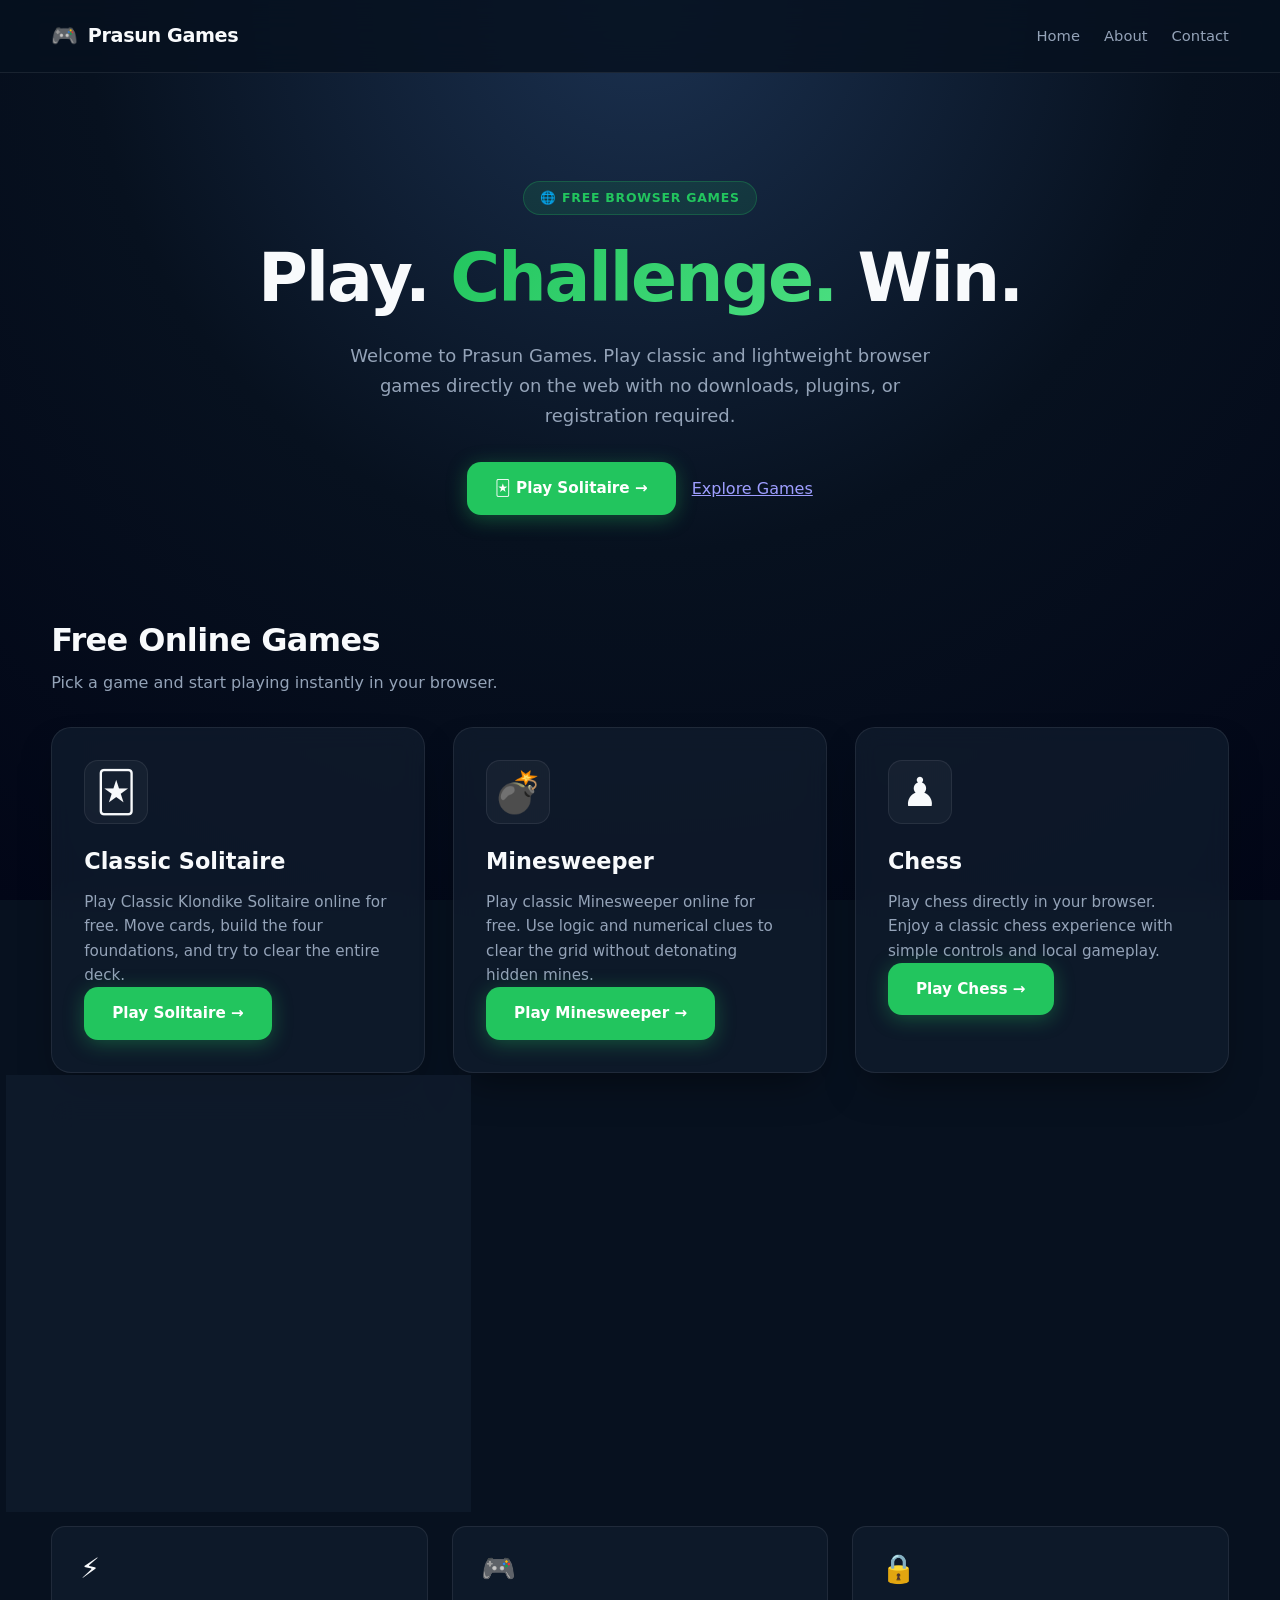
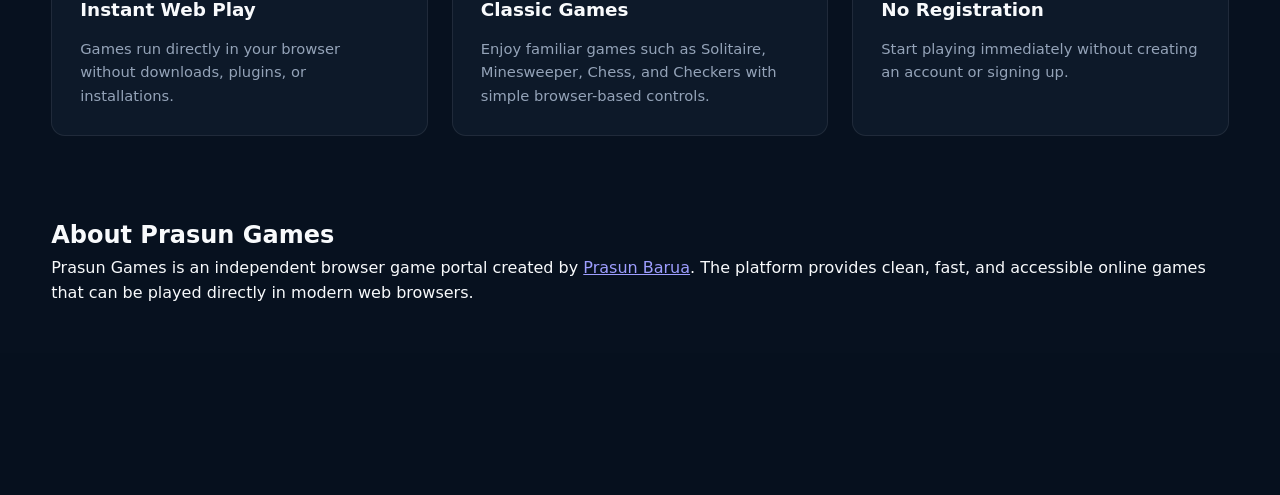
<file: index.html>
<!DOCTYPE html>
<html lang="en">

<head>

    <!-- =========================================================
         GOOGLE ANALYTICS
    ========================================================== -->
    <script async src="https://www.googletagmanager.com/gtag/js?id=G-99NC843TT8"></script>
    <script>
        window.dataLayer = window.dataLayer || [];
        function gtag() { dataLayer.push(arguments); }
        gtag('js', new Date());
        gtag('config', 'G-99NC843TT8');
    </script>


    <!-- =========================================================
         BASIC META
    ========================================================== -->
    <meta charset="UTF-8">
    <meta name="viewport" content="width=device-width, initial-scale=1.0">
    <meta name="description" content="Play free online browser games at Prasun Games. Enjoy Classic Solitaire, Chess, Checkers, and Minesweeper directly in your browser with no download or registration required.">
    <meta name="robots" content="index, follow">
    <meta name="author" content="Prasun Barua">
    <meta name="theme-color" content="#0a0e18">


    <!-- =========================================================
         OPEN GRAPH
    ========================================================== -->
    <meta property="og:title" content="Prasun Games - Free Online Solitaire, Chess, Checkers & Minesweeper">
    <meta property="og:description" content="Play free Solitaire, Chess, Checkers, Minesweeper, and other lightweight browser games instantly. No download or registration required.">
    <meta property="og:type" content="website">
    <meta property="og:url" content="https://games.prasunbarua.com/">
    <meta property="og:site_name" content="Prasun Games">


    <!-- =========================================================
         TITLE & FAVICON
    ========================================================== -->
    <title>Prasun Games - Free Online Solitaire, Chess, Checkers & Minesweeper</title>
    <link rel="icon" href="data:image/svg+xml,<svg xmlns=%22http://www.w3.org/2000/svg%22 viewBox=%220 0 100 100%22><text y=%22.9em%22 font-size=%2290%22>🎮</text></svg>">


    <!-- =========================================================
         MAIN STYLESHEET & ADS
    ========================================================== -->
    <link rel="stylesheet" href="style.css">
    <script async src="https://pagead2.googlesyndication.com/pagead/js/adsbygoogle.js?client=ca-pub-8736637194399168" crossorigin="anonymous"></script>

    
</head>

<body>

    <!-- =========================================================
         HEADER
    ========================================================== -->
    <header class="site-header">
        <div class="header-container">
            <a href="./" class="brand" aria-label="Prasun Games Home">
                <span class="brand-icon" aria-hidden="true">🎮</span>
                <span class="brand-title">Prasun Games</span>
            </a>

            <nav class="header-nav" aria-label="Main navigation">
                <a href="./" class="header-link" aria-current="page">Home</a>
                <a href="about.html" class="header-link">About</a>
                <a href="contact.html" class="header-link">Contact</a>
            </nav>
        </div>
    </header>


    <!-- =========================================================
         MAIN CONTENT
    ========================================================== -->
    <main>

        <!-- HERO -->
        <section class="hero" aria-labelledby="hero-title">
            <div class="badge">🌐 FREE BROWSER GAMES</div>

            <h1 id="hero-title">
                Play. <span>Challenge.</span> Win.
            </h1>

            <p>
                Welcome to Prasun Games. Play classic and lightweight browser games directly on the web with no downloads, plugins, or registration required.
            </p>

            <div class="hero-actions">
                <a href="games/solitaire/" class="play-button">🃏 Play Solitaire →</a>
                <a href="#games" class="secondary-button">Explore Games</a>
            </div>
        </section>


        <!-- GAMES GRID -->
        <section class="games-section" id="games" aria-labelledby="games-title">

            <div class="section-title">
                <h2 id="games-title">Free Online Games</h2>
                <p>Pick a game and start playing instantly in your browser.</p>
            </div>

            <div class="games-grid">

                <!-- SOLITAIRE -->
                <article class="game-card">
                    <div class="game-icon" aria-hidden="true">🃏</div>
                    <div class="game-content">
                        <h3>Classic Solitaire</h3>
                        <p>Play Classic Klondike Solitaire online for free. Move cards, build the four foundations, and try to clear the entire deck.</p>
                        <a href="games/solitaire/" class="play-button">Play Solitaire →</a>
                    </div>
                </article>

                <!-- MINESWEEPER -->
                <article class="game-card">
                    <div class="game-icon" aria-hidden="true">💣</div>
                    <div class="game-content">
                        <h3>Minesweeper</h3>
                        <p>Play classic Minesweeper online for free. Use logic and numerical clues to clear the grid without detonating hidden mines.</p>
                        <a href="games/minesweeper/" class="play-button">Play Minesweeper →</a>
                    </div>
                </article>

                <!-- CHESS -->
                <article class="game-card">
                    <div class="game-icon" aria-hidden="true">♟️</div>
                    <div class="game-content">
                        <h3>Chess</h3>
                        <p>Play chess directly in your browser. Enjoy a classic chess experience with simple controls and local gameplay.</p>
                        <a href="games/chess/" class="play-button">Play Chess →</a>
                    </div>
                </article>

                <!-- CHECKERS -->
                <article class="game-card">
                    <div class="game-icon" aria-hidden="true">🔴⚫</div>
                    <div class="game-content">
                        <h3>Checkers</h3>
                        <p>Play classic Checkers online for free. Capture your opponent's pieces, make strategic moves, and crown your pieces as kings.</p>
                        <a href="games/checkers/" class="play-button">Play Checkers →</a>
                    </div>
                </article>

            </div>

        </section>


        <!-- FEATURES -->
        <section class="features" aria-label="Prasun Games features">

            <div class="feature">
                <span class="feature-icon" aria-hidden="true">⚡</span>
                <h3>Instant Web Play</h3>
                <p>Games run directly in your browser without downloads, plugins, or installations.</p>
            </div>

            <div class="feature">
                <span class="feature-icon" aria-hidden="true">🎮</span>
                <h3>Classic Games</h3>
                <p>Enjoy familiar games such as Solitaire, Minesweeper, Chess, and Checkers with simple browser-based controls.</p>
            </div>

            <div class="feature">
                <span class="feature-icon" aria-hidden="true">🔒</span>
                <h3>No Registration</h3>
                <p>Start playing immediately without creating an account or signing up.</p>
            </div>

        </section>


        <!-- ABOUT SUMMARY -->
        <section class="about" aria-labelledby="about-title">
            <div class="about-inner">
                <h2 id="about-title">About Prasun Games</h2>
                <p>
                    Prasun Games is an independent browser game portal created by
                    <a href="https://prasunbarua.com" target="_blank" rel="noopener noreferrer">Prasun Barua</a>.
                    The platform provides clean, fast, and accessible online games that can be played directly in modern web browsers.
                </p>
            </div>
        </section>

    </main>


    <!-- =========================================================
         FOOTER
    ========================================================== -->
    <footer class="site-footer">
        <div class="footer-container">
            <nav class="footer-links" aria-label="Footer navigation">
                <a href="./">Home</a>
                <a href="about.html">About Us</a>
                <a href="privacy.html">Privacy Policy</a>
                <a href="terms.html">Terms of Service</a>
                <a href="contact.html">Contact</a>
            </nav>

            <p class="copyright">
                © 2026 Prasun Games by
                <a href="https://prasunbarua.com" target="_blank" rel="noopener noreferrer">Prasun Barua</a>.
                All rights reserved.
            </p>
        </div>
    </footer>

</body>
</html>
</file>
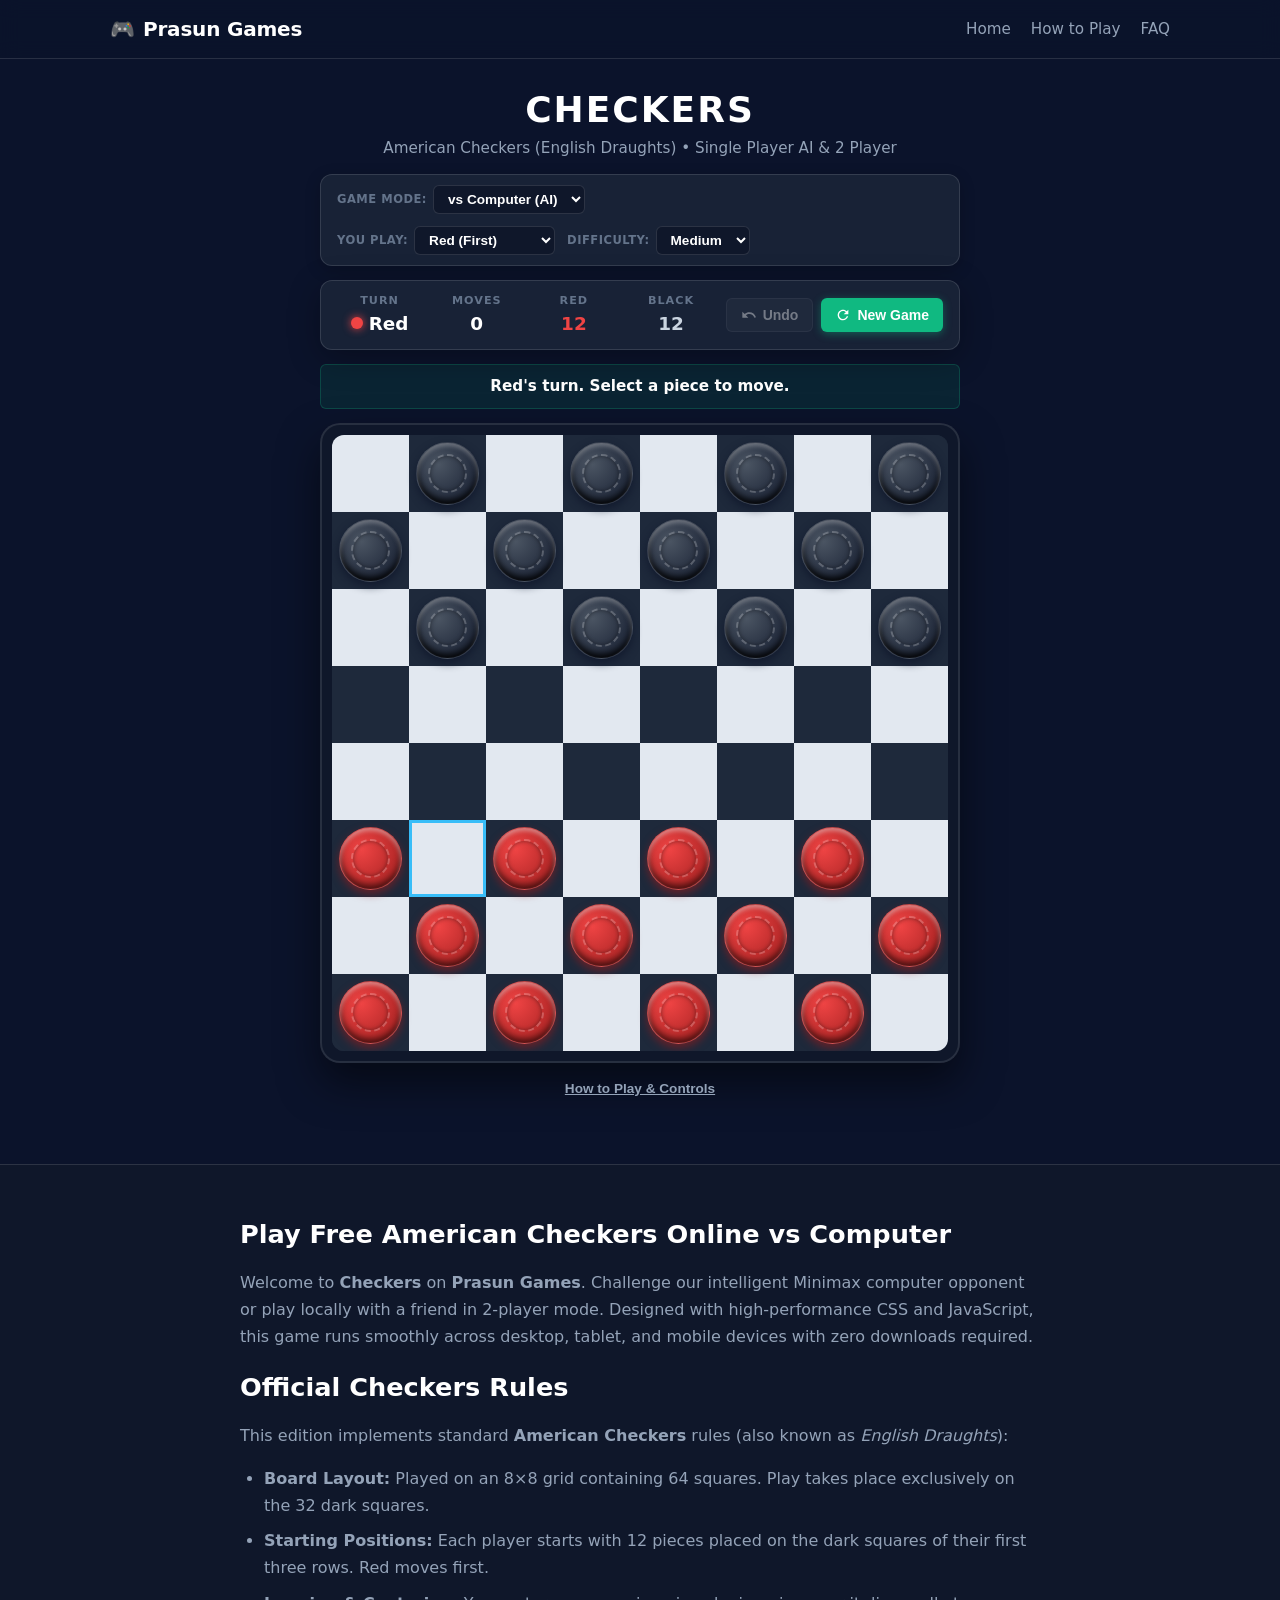
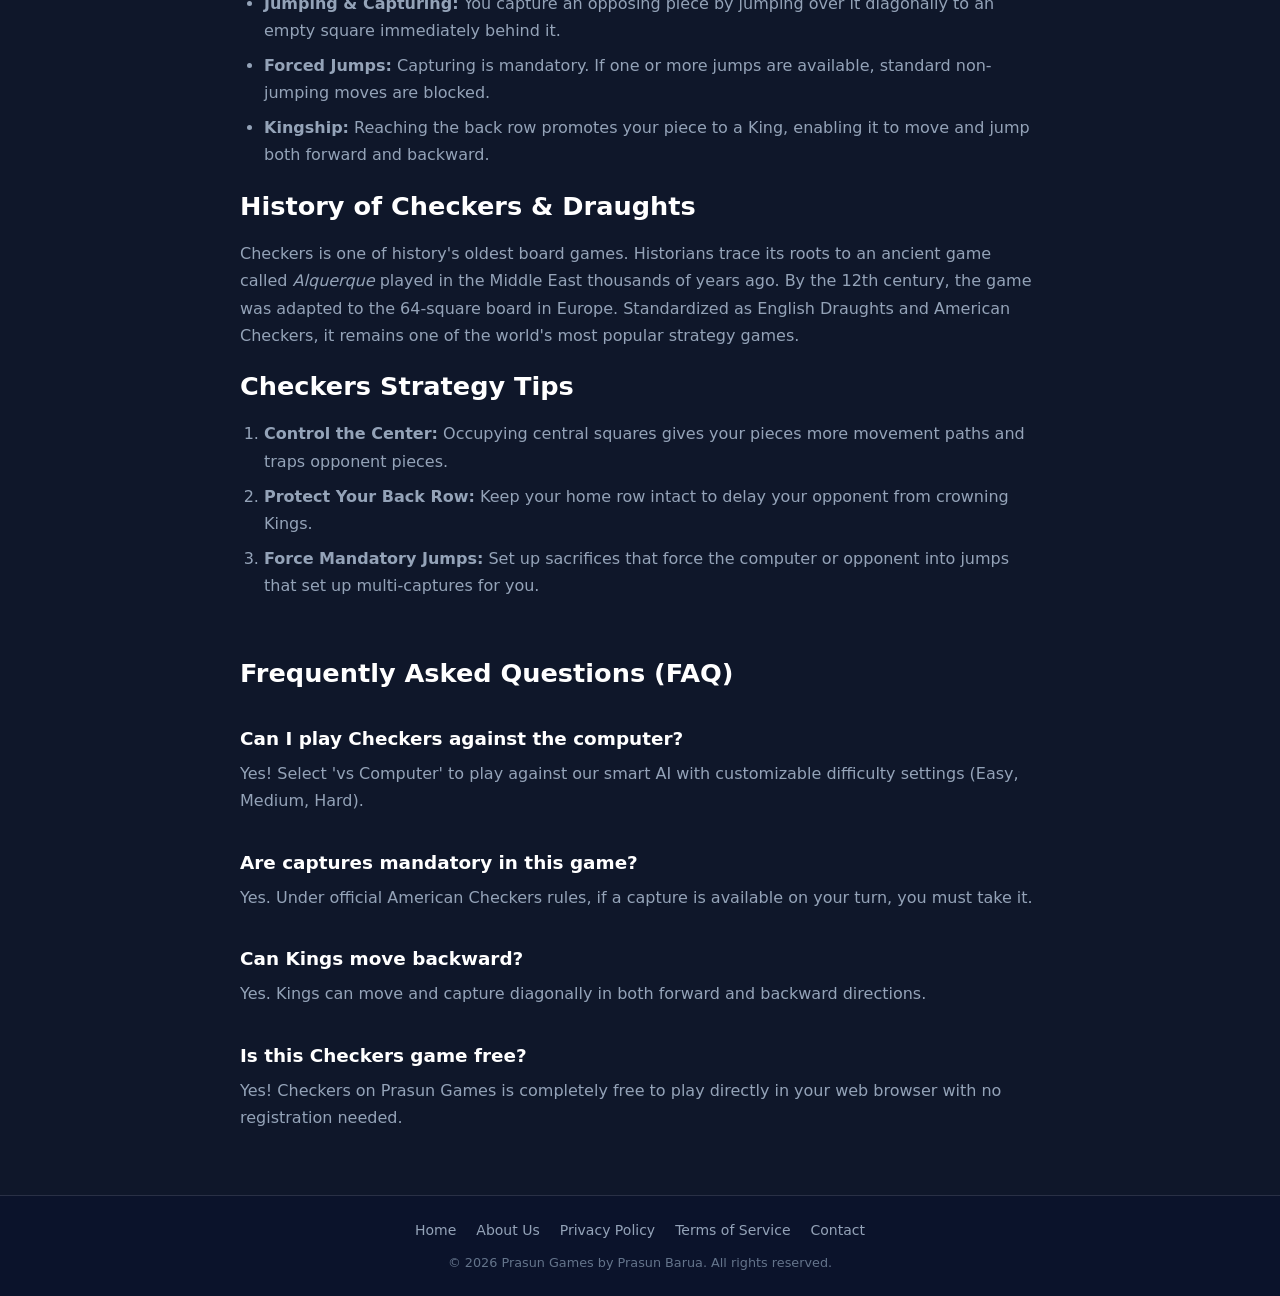
<file: games/checkers/index.html>
<!DOCTYPE html>
<html lang="en">
<head>
     <!-- =========================================================
         GOOGLE ANALYTICS
    ========================================================== -->
    <script async src="https://www.googletagmanager.com/gtag/js?id=G-99NC843TT8"></script>
    <script>
        window.dataLayer = window.dataLayer || [];
        function gtag() { dataLayer.push(arguments); }
        gtag('js', new Date());
        gtag('config', 'G-99NC843TT8');
    </script>

    <meta charset="UTF-8">
    <meta name="viewport" content="width=device-width, initial-scale=1.0, maximum-scale=5.0">
    <title>Play Free Checkers Online | vs Computer & 2 Player | Prasun Games</title>
    
    <!-- Meta Descriptions & SEO -->
    <meta name="description" content="Play free online Checkers (American Checkers / English Draughts) against a smart AI computer or local 2-player. Features mandatory captures, multi-jumps, king promotion, undo, and mobile touch support.">
    <meta name="keywords" content="free online checkers, play checkers in browser, play checkers against computer, checkers AI, classic checkers, American Checkers, English Draughts, no download checkers, Prasun Games">
    <meta name="author" content="Prasun Barua">
    <meta name="robots" content="index, follow">
    <meta name="theme-color" content="#0b132b">
    
    <!-- Canonical URL -->
    <link rel="canonical" href="https://games.prasunbarua.com/games/checkers/">

    <!-- Open Graph / Facebook -->
    <meta property="og:type" content="website">
    <meta property="og:url" content="https://games.prasunbarua.com/games/checkers/">
    <meta property="og:title" content="Play Free Checkers Online | Prasun Games">
    <meta property="og:description" content="Enjoy classic American Checkers directly in your browser vs AI or 2 Player. Mandatory captures, responsive graphics, touch controls, and smart undo options.">
    <meta property="og:site_name" content="Prasun Games">

    <!-- Twitter Card -->
    <meta name="twitter:card" content="summary_large_image">
    <meta name="twitter:url" content="https://games.prasunbarua.com/games/checkers/">
    <meta name="twitter:title" content="Play Free Checkers Online | Prasun Games">
    <meta name="twitter:description" content="Play free American Checkers in your browser against Computer or a friend. Mandatory jumps, smooth graphics, and touch controls.">

    <!-- Favicon -->
    <link rel="icon" href="data:image/svg+xml,<svg xmlns=%22http://www.w3.org/2000/svg%22 viewBox=%220 0 100 100%22><text y=%22.9em%22 font-size=%2290%22>🎮</text></svg>">

    <!-- Stylesheet -->
    <link rel="stylesheet" href="style.css">
     <script async src="https://pagead2.googlesyndication.com/pagead/js/adsbygoogle.js?client=ca-pub-8736637194399168"
     crossorigin="anonymous"></script>
</head>
<body>
    <!-- Accessibility Skip Link -->
    <a href="#main-content" class="skip-link">Skip to main content</a>

    <!-- Site Header / Brand Navigation (Unified Branding) -->
    <header class="site-header">
        <div class="header-container">
            <a href="https://games.prasunbarua.com/" class="brand" aria-label="Prasun Games Homepage">
                <span class="brand-icon" aria-hidden="true">🎮</span>
                <span class="brand-title">Prasun Games</span>
            </a>
            <nav class="header-nav" aria-label="Main Navigation">
                <a href="https://games.prasunbarua.com/" class="header-link">Home</a>
                <a href="#how-to-play" class="header-link">How to Play</a>
                <a href="#faq" class="header-link">FAQ</a>
            </nav>
        </div>
    </header>

    <!-- Main Game Container -->
    <main id="main-content" class="game-wrapper">
        <div class="game-container">
            
            <!-- Game Title Header -->
            <div class="game-header">
                <h1 class="game-title">CHECKERS</h1>
                <p class="game-subtitle">American Checkers (English Draughts) &bull; Single Player AI &amp; 2 Player</p>
            </div>

            <!-- Game Mode & AI Configuration Panel -->
            <section class="mode-panel" aria-label="Game Mode Options">
                <div class="control-group">
                    <label for="modeSelect" class="control-label">GAME MODE:</label>
                    <select id="modeSelect" class="select-input">
                        <option value="pve" selected>vs Computer (AI)</option>
                        <option value="pvp">2 Players (Local)</option>
                    </select>
                </div>

                <div id="aiOptionsGroup" class="ai-options-group">
                    <div class="control-group">
                        <label for="aiColorSelect" class="control-label">YOU PLAY:</label>
                        <select id="aiColorSelect" class="select-input">
                            <option value="red" selected>Red (First)</option>
                            <option value="black">Black (Second)</option>
                        </select>
                    </div>
                    <div class="control-group">
                        <label for="aiDifficultySelect" class="control-label">DIFFICULTY:</label>
                        <select id="aiDifficultySelect" class="select-input">
                            <option value="easy">Easy</option>
                            <option value="medium" selected>Medium</option>
                            <option value="hard">Hard</option>
                        </select>
                    </div>
                </div>
            </section>

            <!-- Heads-Up Display (HUD) Panel -->
            <section class="hud-panel" aria-label="Game Status and Statistics">
                <div class="hud-stat hud-turn">
                    <span class="hud-label">TURN</span>
                    <div id="turnValue" class="hud-value turn-red" aria-live="polite">
                        <span class="turn-indicator-dot"></span>
                        <span id="turnText">Red</span>
                    </div>
                </div>

                <div class="hud-stat">
                    <span class="hud-label">MOVES</span>
                    <span id="movesValue" class="hud-value">0</span>
                </div>

                <div class="hud-stat">
                    <span class="hud-label">RED</span>
                    <span id="redCount" class="hud-value stat-red">12</span>
                </div>

                <div class="hud-stat">
                    <span class="hud-label">BLACK</span>
                    <span id="blackCount" class="hud-value stat-black">12</span>
                </div>

                <div class="hud-actions">
                    <button id="undoBtn" class="btn btn-secondary" title="Undo move (Ctrl+Z)" aria-label="Undo last move">
                        <svg viewBox="0 0 24 24" class="btn-icon" aria-hidden="true"><path fill="currentColor" d="M12.5 8c-2.65 0-5.05.99-6.9 2.6L2 7v9h9l-3.62-3.62c1.39-1.16 3.16-1.88 5.12-1.88 3.54 0 6.55 2.31 7.6 5.5l2.37-.78C21.08 11.03 17.15 8 12.5 8z"/></svg>
                        <span>Undo</span>
                    </button>
                    <button id="newGameBtn" class="btn btn-primary" title="Start a new game (N)" aria-label="Start a new game">
                        <svg viewBox="0 0 24 24" class="btn-icon" aria-hidden="true"><path fill="currentColor" d="M17.65 6.35C16.2 4.9 14.21 4 12 4c-4.42 0-7.99 3.58-7.99 8s3.57 8 7.99 8c3.73 0 6.84-2.55 7.73-6h-2.08c-.82 2.33-3.04 4-5.65 4-3.31 0-6-2.69-6-6s2.69-6 6-6c1.66 0 3.14.69 4.22 1.78L13 11h7V4l-2.35 2.35z"/></svg>
                        <span>New Game</span>
                    </button>
                </div>
            </section>

            <!-- Status Banner -->
            <div id="gameStatus" class="status-banner" aria-live="polite" role="status">
                Red's turn. Select a piece to move.
            </div>

            <!-- Checkers Board Frame & Grid -->
            <div class="board-container">
                <div id="checkersBoard" class="checkers-board" role="grid" aria-label="8 by 8 Checkers Board">
                    <!-- Dynamic pieces rendered by app.js -->
                </div>
            </div>

            <!-- Helper Controls -->
            <div class="board-footer-controls">
                <button id="rulesBtn" class="btn btn-text">How to Play &amp; Controls</button>
            </div>

        </div>
    </main>

    <!-- Modal: Game Over -->
    <div id="gameOverModal" class="modal-overlay hidden" role="dialog" aria-modal="true" aria-labelledby="modalTitle">
        <div class="modal-card">
            <div class="modal-header">
                <h2 id="modalTitle" class="modal-title">Game Over</h2>
            </div>
            <div class="modal-body">
                <div id="winnerText" class="winner-announcement">Red Wins!</div>
                <div class="modal-stats">
                    <div class="modal-stat-item">
                        <span class="modal-stat-label">Total Moves:</span>
                        <span id="finalMoves" class="modal-stat-value">0</span>
                    </div>
                    <div class="modal-stat-item">
                        <span class="modal-stat-label">Red Pieces Remaining:</span>
                        <span id="finalRed" class="modal-stat-value">0</span>
                    </div>
                    <div class="modal-stat-item">
                        <span class="modal-stat-label">Black Pieces Remaining:</span>
                        <span id="finalBlack" class="modal-stat-value">0</span>
                    </div>
                </div>
            </div>
            <div class="modal-actions">
                <button id="playAgainBtn" class="btn btn-primary btn-large">Play Again</button>
                <button id="closeModalBtn" class="btn btn-secondary">Close</button>
            </div>
        </div>
    </div>

    <!-- Modal: Rules & Controls -->
    <div id="rulesModal" class="modal-overlay hidden" role="dialog" aria-modal="true" aria-labelledby="rulesModalTitle">
        <div class="modal-card">
            <div class="modal-header">
                <h2 id="rulesModalTitle" class="modal-title">How to Play &amp; Keyboard Controls</h2>
                <button id="closeRulesBtn" class="btn-close" aria-label="Close Rules Modal">&times;</button>
            </div>
            <div class="modal-body text-left">
                <h3>Standard American Rules</h3>
                <ul>
                    <li><strong>Pieces &amp; Movement:</strong> Red moves upward; Black moves downward. Men move 1 square diagonally forward.</li>
                    <li><strong>Mandatory Captures:</strong> If a jump capture is available, you <em>must</em> capture. Non-capturing moves are blocked until captures are resolved.</li>
                    <li><strong>Multi-Jumps:</strong> If a piece lands where another jump is possible, it must continue jumping in the same turn.</li>
                    <li><strong>King Promotion:</strong> Reaching the opponent's back row promotes your piece to a King, granting it bidirectional movement.</li>
                    <li><strong>Winning:</strong> Win by capturing all opposing pieces or leaving your opponent with no legal moves.</li>
                </ul>

                <h3>Keyboard Shortcuts</h3>
                <ul class="keyboard-list">
                    <li><kbd>&uarr;</kbd> <kbd>&darr;</kbd> <kbd>&rarr;</kbd> <kbd>&larr;</kbd> Move board cursor</li>
                    <li><kbd>Enter</kbd> / <kbd>Space</kbd> Select piece or confirm move</li>
                    <li><kbd>Escape</kbd> Cancel piece selection</li>
                    <li><kbd>Ctrl</kbd> + <kbd>Z</kbd> Undo move</li>
                    <li><kbd>N</kbd> Start a new game</li>
                </ul>
            </div>
            <div class="modal-actions">
                <button id="gotItRulesBtn" class="btn btn-primary">Got It</button>
            </div>
        </div>
    </div>

    <!-- SEO Content Section -->
    <section class="seo-section">
        <div class="seo-container">
            <article id="how-to-play" class="seo-article">
                <h2>Play Free American Checkers Online vs Computer</h2>
                <p>Welcome to <strong>Checkers</strong> on <strong>Prasun Games</strong>. Challenge our intelligent Minimax computer opponent or play locally with a friend in 2-player mode. Designed with high-performance CSS and JavaScript, this game runs smoothly across desktop, tablet, and mobile devices with zero downloads required.</p>

                <h2>Official Checkers Rules</h2>
                <p>This edition implements standard <strong>American Checkers</strong> rules (also known as <em>English Draughts</em>):</p>
                <ul>
                    <li><strong>Board Layout:</strong> Played on an 8&times;8 grid containing 64 squares. Play takes place exclusively on the 32 dark squares.</li>
                    <li><strong>Starting Positions:</strong> Each player starts with 12 pieces placed on the dark squares of their first three rows. Red moves first.</li>
                    <li><strong>Jumping &amp; Capturing:</strong> You capture an opposing piece by jumping over it diagonally to an empty square immediately behind it.</li>
                    <li><strong>Forced Jumps:</strong> Capturing is mandatory. If one or more jumps are available, standard non-jumping moves are blocked.</li>
                    <li><strong>Kingship:</strong> Reaching the back row promotes your piece to a King, enabling it to move and jump both forward and backward.</li>
                </ul>

                <h2>History of Checkers &amp; Draughts</h2>
                <p>Checkers is one of history's oldest board games. Historians trace its roots to an ancient game called <em>Alquerque</em> played in the Middle East thousands of years ago. By the 12th century, the game was adapted to the 64-square board in Europe. Standardized as English Draughts and American Checkers, it remains one of the world's most popular strategy games.</p>

                <h2>Checkers Strategy Tips</h2>
                <ol>
                    <li><strong>Control the Center:</strong> Occupying central squares gives your pieces more movement paths and traps opponent pieces.</li>
                    <li><strong>Protect Your Back Row:</strong> Keep your home row intact to delay your opponent from crowning Kings.</li>
                    <li><strong>Force Mandatory Jumps:</strong> Set up sacrifices that force the computer or opponent into jumps that set up multi-captures for you.</li>
                </ol>
            </article>

            <!-- FAQ Section -->
            <article id="faq" class="seo-article faq-section">
                <h2>Frequently Asked Questions (FAQ)</h2>
                
                <div class="faq-item">
                    <h3>Can I play Checkers against the computer?</h3>
                    <p>Yes! Select 'vs Computer' to play against our smart AI with customizable difficulty settings (Easy, Medium, Hard).</p>
                </div>

                <div class="faq-item">
                    <h3>Are captures mandatory in this game?</h3>
                    <p>Yes. Under official American Checkers rules, if a capture is available on your turn, you must take it.</p>
                </div>

                <div class="faq-item">
                    <h3>Can Kings move backward?</h3>
                    <p>Yes. Kings can move and capture diagonally in both forward and backward directions.</p>
                </div>

                <div class="faq-item">
                    <h3>Is this Checkers game free?</h3>
                    <p>Yes! Checkers on Prasun Games is completely free to play directly in your web browser with no registration needed.</p>
                </div>
            </article>
        </div>
    </section>

    <!-- Site Footer -->
    <footer class="site-footer">
        <div class="footer-container">
            <div class="footer-links">
                <a href="https://games.prasunbarua.com/">Home</a>
                <a href="https://games.prasunbarua.com/about.html">About Us</a>
                <a href="https://games.prasunbarua.com/privacy.html">Privacy Policy</a>
                <a href="https://games.prasunbarua.com/terms.html">Terms of Service</a>
                <a href="https://games.prasunbarua.com/contact.html">Contact</a>
            </div>
            <p class="copyright">&copy; 2026 Prasun Games by Prasun Barua. All rights reserved.</p>
        </div>
    </footer>

    <!-- Main JavaScript App -->
    <script src="app.js"></script>
</body>
</html>
</file>
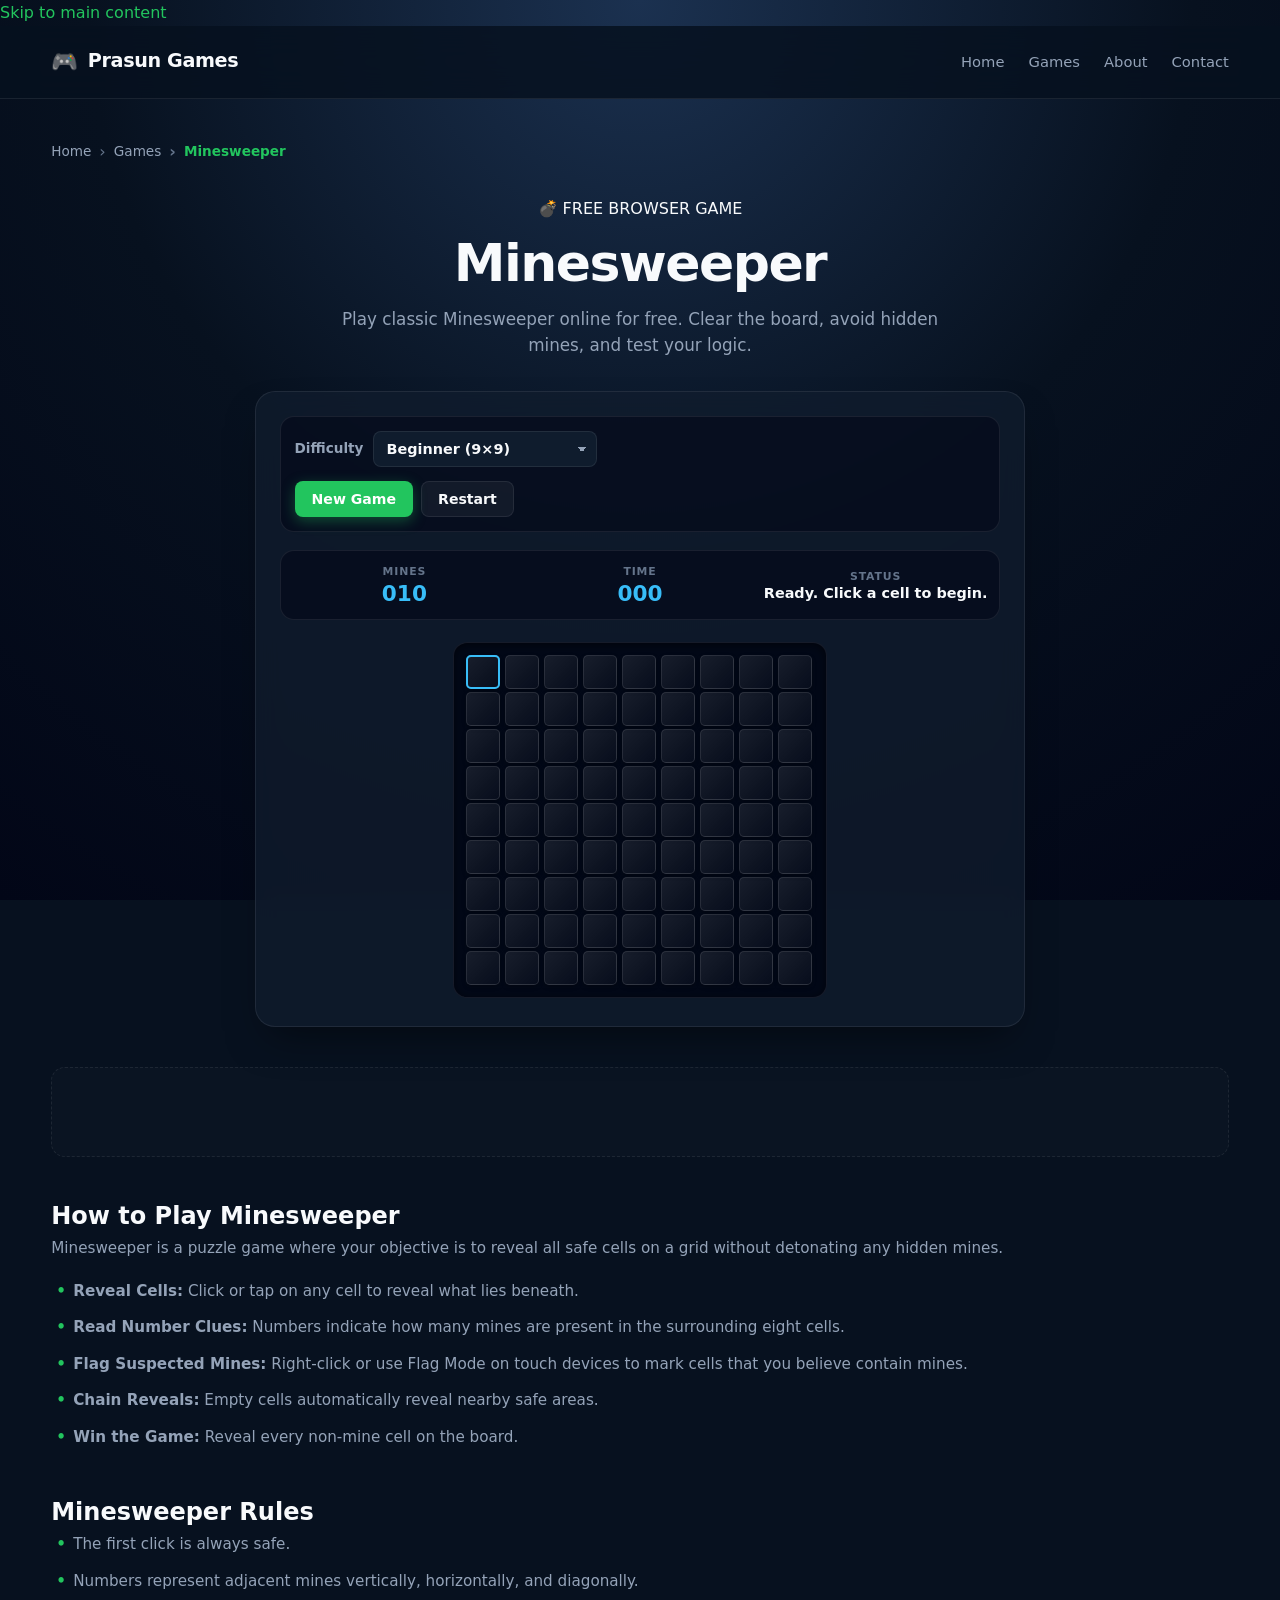
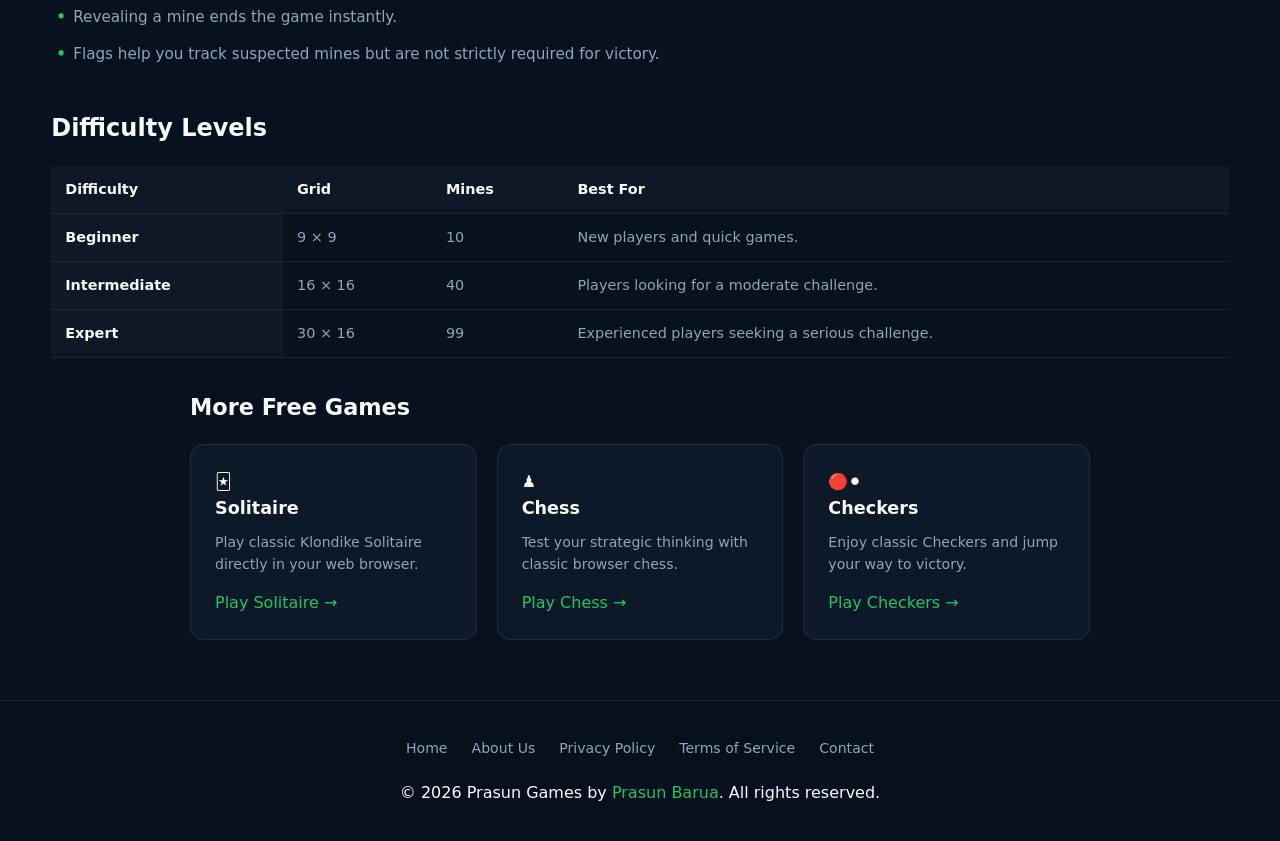
<file: games/minesweeper/index.html>
<!DOCTYPE html>
<html lang="en">

<head>

    <!-- =========================================================
         BASIC META
    ========================================================== -->
    <meta charset="UTF-8">
    <meta name="viewport" content="width=device-width, initial-scale=1.0">

    <title>Minesweeper Online - Play Free Classic Minesweeper | Prasun Games</title>

    <meta name="description" content="Play free classic Minesweeper online at Prasun Games. Test your logic and speed across Beginner, Intermediate, and Expert difficulty levels directly in your browser.">
    <meta name="robots" content="index, follow">
    <meta name="author" content="Prasun Barua">
    <meta name="theme-color" content="#07111f">

    <link rel="canonical" href="https://games.prasunbarua.com/games/minesweeper/">
    <link rel="icon" href="../favicon.png" type="image/png">


    <!-- =========================================================
         PERFORMANCE OPTIMIZATION (RESOURCE HINTS)
    ========================================================== -->
    <link rel="preconnect" href="https://www.googletagmanager.com" crossorigin>
    <link rel="dns-prefetch" href="https://www.googletagmanager.com">
    <link rel="preconnect" href="https://pagead2.googlesyndication.com" crossorigin>
    <link rel="dns-prefetch" href="https://pagead2.googlesyndication.com">


    <!-- =========================================================
         OPEN GRAPH
    ========================================================== -->
    <meta property="og:type" content="website">
    <meta property="og:url" content="https://games.prasunbarua.com/games/minesweeper/">
    <meta property="og:title" content="Minesweeper Online - Play Free Classic Minesweeper | Prasun Games">
    <meta property="og:description" content="Play classic Minesweeper online for free. Clear the board, avoid hidden mines, and test your logic.">
    <meta property="og:image" content="https://games.prasunbarua.com/games/minesweeper/og-image.jpg">
    <meta property="og:site_name" content="Prasun Games">


    <!-- =========================================================
         TWITTER / X CARD
    ========================================================== -->
    <meta name="twitter:card" content="summary_large_image">
    <meta name="twitter:url" content="https://games.prasunbarua.com/games/minesweeper/">
    <meta name="twitter:title" content="Minesweeper Online - Play Free Classic Minesweeper | Prasun Games">
    <meta name="twitter:description" content="Play free classic Minesweeper online. Choose your difficulty and start playing instantly.">
    <meta name="twitter:image" content="https://games.prasunbarua.com/games/minesweeper/og-image.jpg">


    <!-- =========================================================
         GOOGLE ANALYTICS
    ========================================================== -->
    <script async src="https://www.googletagmanager.com/gtag/js?id=G-99NC843TT8"></script>
    <script>
        window.dataLayer = window.dataLayer || [];
        function gtag() { dataLayer.push(arguments); }
        gtag('js', new Date());
        gtag('config', 'G-99NC843TT8');
    </script>


    <!-- =========================================================
         GOOGLE ADSENSE
    ========================================================== -->
    <script async src="https://pagead2.googlesyndication.com/pagead/js/adsbygoogle.js?client=ca-pub-8736637194399168" crossorigin="anonymous"></script>


    <!-- =========================================================
         STRUCTURED DATA (SCHEMA.ORG)
    ========================================================== -->
    <script type="application/ld+json">
    {
        "@context": "https://schema.org",
        "@type": "VideoGame",
        "name": "Minesweeper Online",
        "url": "https://games.prasunbarua.com/games/minesweeper/",
        "description": "Play free classic Minesweeper online on Prasun Games. Test your logic, flag hidden mines, and clear the board across multiple difficulty levels.",
        "genre": ["Puzzle", "Strategy", "Logic Game"],
        "gamePlatform": "Web Browser",
        "operatingSystem": "Any",
        "applicationCategory": "GameApplication",
        "inLanguage": "en",
        "author": {
            "@type": "Person",
            "name": "Prasun Barua",
            "url": "https://prasunbarua.com"
        },
        "publisher": {
            "@type": "Organization",
            "name": "Prasun Games",
            "url": "https://games.prasunbarua.com/"
        }
    }
    </script>


    <!-- =========================================================
         STYLES
    ========================================================== -->
    <link rel="stylesheet" href="style.css">

</head>


<body>

    <!-- SKIP TO CONTENT LINK (ACCESSIBILITY) -->
    <a href="#mainContent" class="skip-link">Skip to main content</a>


    <!-- =========================================================
         HEADER
    ========================================================== -->
    <header class="site-header">

        <div class="header-container">

            <a href="../../" class="brand" aria-label="Prasun Games Home">
                <span class="brand-icon" aria-hidden="true">🎮</span>
                <span class="brand-title">Prasun Games</span>
            </a>

            <nav class="header-nav" aria-label="Main navigation">
                <a href="../../" class="header-link">Home</a>
                <a href="../../#games" class="header-link">Games</a>
                <a href="../../about.html" class="header-link">About</a>
                <a href="../../contact.html" class="header-link">Contact</a>
            </nav>

        </div>

    </header>


    <!-- =========================================================
         MAIN CONTENT
    ========================================================== -->
    <main id="mainContent">


        <!-- =====================================================
             BREADCRUMB
        ====================================================== -->
        <nav class="breadcrumb-nav" aria-label="Breadcrumb">

            <ol class="breadcrumb-list">

                <li class="breadcrumb-item">
                    <a href="../../">Home</a>
                </li>

                <li class="breadcrumb-item">
                    <a href="../../#games">Games</a>
                </li>

                <li class="breadcrumb-item active" aria-current="page">
                    Minesweeper
                </li>

            </ol>

        </nav>


        <!-- =====================================================
             HERO
        ====================================================== -->
        <section class="hero" aria-labelledby="game-title">

            <div class="badge">
                💣 FREE BROWSER GAME
            </div>

            <h1 id="game-title">
                Minesweeper
            </h1>

            <p class="hero-subtitle">
                Play classic Minesweeper online for free. Clear the board, avoid hidden mines, and test your logic.
            </p>

        </section>


        <!-- =====================================================
             GAME AREA
        ====================================================== -->
        <section id="minesweeperApp" class="game-panel" aria-label="Minesweeper Game Area">


            <!-- GAME CONTROLS -->
            <div class="game-controls">

                <div class="control-group">

                    <label for="difficultySelect">Difficulty</label>

                    <select id="difficultySelect" class="select-input" aria-label="Select Game Difficulty">
                        <option value="beginner">Beginner (9×9)</option>
                        <option value="intermediate">Intermediate (16×16)</option>
                        <option value="expert">Expert (30×16)</option>
                        <option value="custom">Custom</option>
                    </select>

                </div>


                <!-- CUSTOM DIFFICULTY FORM (Hidden by default via CSS when not selected) -->
                <div id="customControls" class="custom-controls" hidden>

                    <div class="input-field">
                        <label for="customRows">Rows:</label>
                        <input type="number" id="customRows" min="8" max="30" value="9">
                    </div>

                    <div class="input-field">
                        <label for="customCols">Cols:</label>
                        <input type="number" id="customCols" min="8" max="30" value="9">
                    </div>

                    <div class="input-field">
                        <label for="customMines">Mines:</label>
                        <input type="number" id="customMines" min="1" max="500" value="10">
                    </div>

                </div>


                <div class="action-buttons">

                    <button id="newGameBtn" class="btn btn-primary" type="button">
                        New Game
                    </button>

                    <button id="restartBtn" class="btn btn-secondary" type="button">
                        Restart
                    </button>

                </div>

            </div>


            <!-- GAME HUD -->
            <div class="game-hud">

                <div class="hud-item">
                    <span class="hud-label">Mines</span>
                    <span id="mineCount" class="hud-value" aria-live="polite">010</span>
                </div>

                <div class="hud-item">
                    <span class="hud-label">Time</span>
                    <span id="timerValue" class="hud-value" aria-live="polite">000</span>
                </div>

                <div class="hud-item">
                    <span class="hud-label">Status</span>
                    <span id="gameStatus" class="hud-value" aria-live="polite">Ready</span>
                </div>

            </div>


            <!-- BOARD -->
            <div class="board-viewport">
                <div id="minesweeperBoard" class="minesweeper-board" role="grid" aria-label="Minesweeper game board"></div>
            </div>


            <!-- MOBILE FLAG MODE TOGGLE -->
            <div class="mobile-controls">

                <button id="flagModeBtn" class="btn btn-toggle" type="button" aria-pressed="false">
                    🚩 Flag Mode: OFF
                </button>

            </div>

        </section>


        <!-- =====================================================
             ADVERTISEMENT
        ====================================================== -->
        <div class="ad-container" aria-label="Advertisement"></div>


        <!-- =====================================================
             HOW TO PLAY
        ====================================================== -->
        <section class="content-box">

            <h2>How to Play Minesweeper</h2>

            <div class="info-content">

                <p>
                    Minesweeper is a puzzle game where your objective is to reveal all safe cells on a grid without detonating any hidden mines.
                </p>

                <ul>
                    <li>
                        <strong>Reveal Cells:</strong> Click or tap on any cell to reveal what lies beneath.
                    </li>
                    <li>
                        <strong>Read Number Clues:</strong> Numbers indicate how many mines are present in the surrounding eight cells.
                    </li>
                    <li>
                        <strong>Flag Suspected Mines:</strong> Right-click or use Flag Mode on touch devices to mark cells that you believe contain mines.
                    </li>
                    <li>
                        <strong>Chain Reveals:</strong> Empty cells automatically reveal nearby safe areas.
                    </li>
                    <li>
                        <strong>Win the Game:</strong> Reveal every non-mine cell on the board.
                    </li>
                </ul>

            </div>

        </section>


        <!-- =====================================================
             RULES
        ====================================================== -->
        <section class="content-box">

            <h2>Minesweeper Rules</h2>

            <div class="info-content">

                <ul>
                    <li>The first click is always safe.</li>
                    <li>Numbers represent adjacent mines vertically, horizontally, and diagonally.</li>
                    <li>Revealing a mine ends the game instantly.</li>
                    <li>Flags help you track suspected mines but are not strictly required for victory.</li>
                </ul>

            </div>

        </section>


        <!-- =====================================================
             DIFFICULTY LEVELS
        ====================================================== -->
        <section class="content-box">

            <h2>Difficulty Levels</h2>

            <div class="table-wrapper">

                <table class="difficulty-table">

                    <thead>
                        <tr>
                            <th scope="col">Difficulty</th>
                            <th scope="col">Grid</th>
                            <th scope="col">Mines</th>
                            <th scope="col">Best For</th>
                        </tr>
                    </thead>

                    <tbody>

                        <tr>
                            <th scope="row">Beginner</th>
                            <td>9 × 9</td>
                            <td>10</td>
                            <td>New players and quick games.</td>
                        </tr>

                        <tr>
                            <th scope="row">Intermediate</th>
                            <td>16 × 16</td>
                            <td>40</td>
                            <td>Players looking for a moderate challenge.</td>
                        </tr>

                        <tr>
                            <th scope="row">Expert</th>
                            <td>30 × 16</td>
                            <td>99</td>
                            <td>Experienced players seeking a serious challenge.</td>
                        </tr>

                    </tbody>

                </table>

            </div>

        </section>


        <!-- =====================================================
             RELATED GAMES
        ====================================================== -->
        <section class="related-games">

            <h2>More Free Games</h2>

            <div class="games-grid">

                <article class="game-card">

                    <div class="game-icon" aria-hidden="true">🃏</div>

                    <div class="game-content">
                        <h3>Solitaire</h3>
                        <p>Play classic Klondike Solitaire directly in your web browser.</p>
                        <a href="../solitaire/" class="play-button">Play Solitaire →</a>
                    </div>

                </article>


                <article class="game-card">

                    <div class="game-icon" aria-hidden="true">♟️</div>

                    <div class="game-content">
                        <h3>Chess</h3>
                        <p>Test your strategic thinking with classic browser chess.</p>
                        <a href="../chess/" class="play-button">Play Chess →</a>
                    </div>

                </article>


                <article class="game-card">

                    <div class="game-icon" aria-hidden="true">🔴⚫</div>

                    <div class="game-content">
                        <h3>Checkers</h3>
                        <p>Enjoy classic Checkers and jump your way to victory.</p>
                        <a href="../checkers/" class="play-button">Play Checkers →</a>
                    </div>

                </article>

            </div>

        </section>

    </main>


    <!-- =========================================================
         GAME MODAL
    ========================================================== -->
    <div id="gameModal" class="game-modal" role="dialog" aria-modal="true" aria-labelledby="modalTitle" hidden>

        <div class="modal-overlay"></div>

        <div class="modal-content">

            <h2 id="modalTitle">Victory!</h2>

            <p id="modalMessage">You successfully cleared the board!</p>

            <div class="modal-details">
                <p>Time Taken: <strong id="modalTime">000</strong> seconds</p>
                <p>Mines Flagged: <strong id="modalMines">0</strong></p>
            </div>

            <div class="modal-actions">
                <button id="modalNewGameBtn" class="btn btn-primary" type="button">
                    Play Again
                </button>
                <button id="modalCloseBtn" class="btn btn-secondary" type="button">
                    Close
                </button>
            </div>

        </div>

    </div>


    <!-- =========================================================
         FOOTER
    ========================================================== -->
    <footer class="site-footer">

        <div class="footer-container">

            <nav class="footer-links" aria-label="Footer navigation">
                <a href="../../">Home</a>
                <a href="../../about.html">About Us</a>
                <a href="../../privacy.html">Privacy Policy</a>
                <a href="../../terms.html">Terms of Service</a>
                <a href="../../contact.html">Contact</a>
            </nav>

            <p class="footer-copy">
                © 2026 Prasun Games by 
                <a href="https://prasunbarua.com" target="_blank" rel="noopener noreferrer">Prasun Barua</a>. 
                All rights reserved.
            </p>

        </div>

    </footer>


    <!-- =========================================================
         GAME JAVASCRIPT
    ========================================================== -->
    <script src="app.js" defer></script>

</body>

</html>
</file>
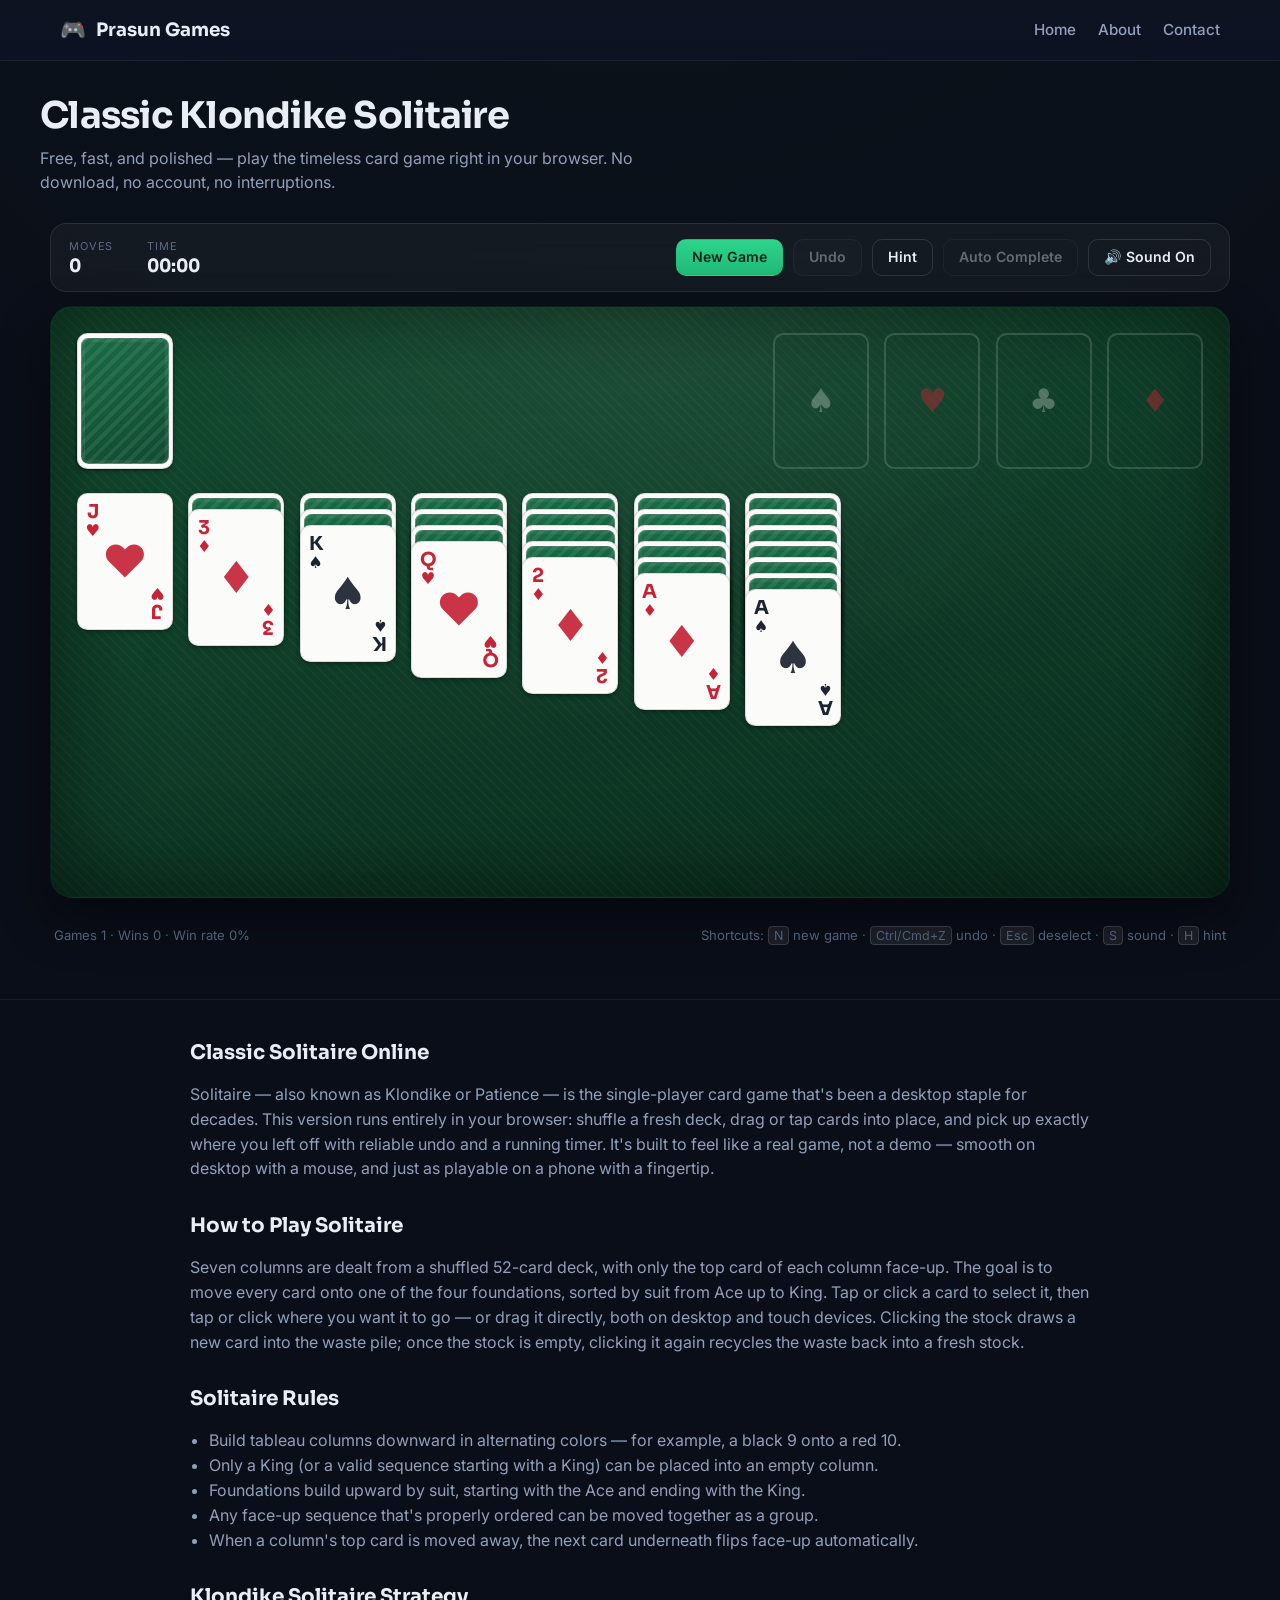
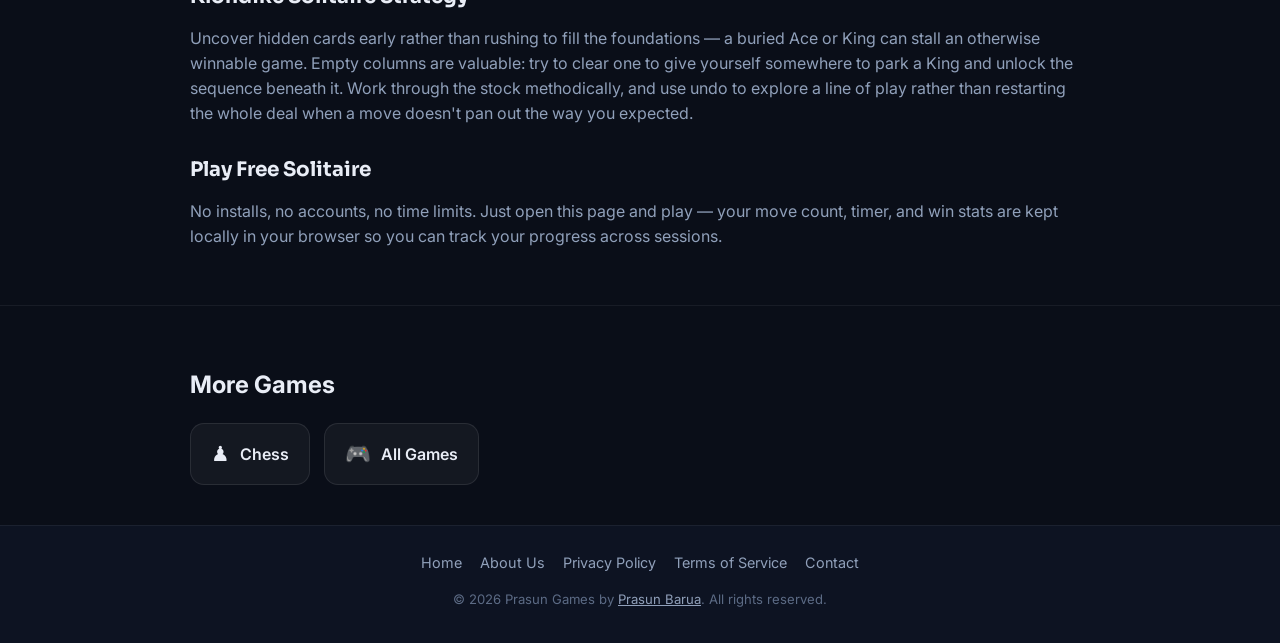
<file: games/solitaire/index.html>
<!DOCTYPE html>
<html lang="en">
<head>

<meta charset="UTF-8">
<meta name="viewport" content="width=device-width, initial-scale=1.0, viewport-fit=cover">
<title>Play Free Solitaire Online - Classic Klondike | Prasun Games</title>
<meta name="description" content="Play free Classic Klondike Solitaire online. No download, no signup — just a fast, polished browser card game with drag-and-drop, undo, and daily play on Prasun Games.">
<link rel="canonical" href="https://games.prasunbarua.com/games/solitaire/">

<!-- Open Graph -->
<meta property="og:title" content="Play Free Solitaire Online - Classic Klondike | Prasun Games">
<meta property="og:description" content="Free Classic Klondike Solitaire in your browser. Drag-and-drop or tap to play, with undo, timer, and stats.">
<meta property="og:type" content="website">
<meta property="og:url" content="https://games.prasunbarua.com/games/solitaire/">

<link rel="preconnect" href="https://fonts.googleapis.com">
<link rel="preconnect" href="https://fonts.gstatic.com" crossorigin>
<link href="https://fonts.googleapis.com/css2?family=Sora:wght@500;600;700;800&amp;family=Inter:wght@400;500;600;700&amp;display=swap" rel="stylesheet">

<link rel="stylesheet" href="style.css">

<!-- Google Analytics -->
<script async src="https://www.googletagmanager.com/gtag/js?id=G-99NC843TT8"></script>
<script>
  window.dataLayer = window.dataLayer || [];
  function gtag(){dataLayer.push(arguments);}
  gtag('js', new Date());
  gtag('config', 'G-99NC843TT8');
</script>

<!-- Google AdSense -->
<script async src="https://pagead2.googlesyndication.com/pagead/js/adsbygoogle.js?client=ca-pub-8736637194399168"
     crossorigin="anonymous"></script>
</head>
<body>

<a class="skip-link" href="#gameRoot">Skip to game</a>

<header class="site-header">
  <div class="site-header-inner">
    <a class="brand" href="../../">
      <span class="brand-icon" aria-hidden="true">🎮</span>
      <span class="brand-name">Prasun Games</span>
    </a>
    <nav class="site-nav" aria-label="Main navigation">
      <a href="../../">Home</a>
      <a href="../../about.html">About</a>
      <a href="../../contact.html">Contact</a>
    </nav>
  </div>
</header>

<main>
  <section class="page-intro">
    <div class="page-intro-inner">
      <h1>Classic Klondike Solitaire</h1>
      <p>Free, fast, and polished — play the timeless card game right in your browser. No download, no account, no interruptions.</p>
    </div>
  </section>

  <section id="gameRoot" class="game-section" aria-label="Solitaire game">
    <div class="solitaire-app">

      <div class="toolbar" role="toolbar" aria-label="Game controls">
        <div class="toolbar-group toolbar-stats">
          <div class="stat">
            <span class="stat-label">Moves</span>
            <span class="stat-value" id="movesValue">0</span>
          </div>
          <div class="stat">
            <span class="stat-label">Time</span>
            <span class="stat-value" id="timeValue">00:00</span>
          </div>
        </div>
        <div class="toolbar-group toolbar-actions">
          <button type="button" id="newGameBtn" class="btn btn-primary">New Game</button>
          <button type="button" id="undoBtn" class="btn" disabled>Undo</button>
          <button type="button" id="hintBtn" class="btn btn-ghost">Hint</button>
          <button type="button" id="autoBtn" class="btn btn-ghost" disabled title="Available once every remaining card can safely reach the foundations">Auto Complete</button>
          <button type="button" id="soundBtn" class="btn btn-ghost" aria-pressed="true">🔊 Sound On</button>
        </div>
      </div>

      <div class="board" id="board">
        <div class="board-top-row">
          <div class="stock-waste-group">
            <div class="pile stock" id="stockPile" data-location="stock" role="button" tabindex="0" aria-label="Stock pile, click or press Enter to draw a card"></div>
            <div class="pile waste" id="wastePile" data-location="waste" aria-label="Waste pile"></div>
          </div>
          <div class="foundations" id="foundations">
            <div class="pile foundation" data-location="foundation" data-suit="0" aria-label="Spades foundation"></div>
            <div class="pile foundation" data-location="foundation" data-suit="1" aria-label="Hearts foundation"></div>
            <div class="pile foundation" data-location="foundation" data-suit="2" aria-label="Clubs foundation"></div>
            <div class="pile foundation" data-location="foundation" data-suit="3" aria-label="Diamonds foundation"></div>
          </div>
        </div>

        <div class="tableau" id="tableau">
          <div class="column" data-location="tableau" data-col="0" aria-label="Tableau column 1"></div>
          <div class="column" data-location="tableau" data-col="1" aria-label="Tableau column 2"></div>
          <div class="column" data-location="tableau" data-col="2" aria-label="Tableau column 3"></div>
          <div class="column" data-location="tableau" data-col="3" aria-label="Tableau column 4"></div>
          <div class="column" data-location="tableau" data-col="4" aria-label="Tableau column 5"></div>
          <div class="column" data-location="tableau" data-col="5" aria-label="Tableau column 6"></div>
          <div class="column" data-location="tableau" data-col="6" aria-label="Tableau column 7"></div>
        </div>
      </div>

      <div class="below-board">
        <p class="stats-line" id="statsLine">Games 0 · Wins 0 · Win rate 0%</p>
        <p class="shortcuts-line">Shortcuts: <kbd>N</kbd> new game · <kbd>Ctrl/Cmd+Z</kbd> undo · <kbd>Esc</kbd> deselect · <kbd>S</kbd> sound · <kbd>H</kbd> hint</p>
      </div>
    </div>

    <div id="toast" class="toast" role="status" aria-hidden="true"></div>
    <div id="liveRegion" class="sr-only" aria-live="polite"></div>
  </section>

  <div class="win-modal" id="winModal" hidden>
    <div class="win-modal-card" role="dialog" aria-modal="true" aria-labelledby="winModalTitle">
      <button type="button" class="win-modal-close" id="closeModalBtn" aria-label="Close">×</button>
      <div class="win-emoji" aria-hidden="true">🎉</div>
      <h2 id="winModalTitle">Congratulations!</h2>
      <p>You won the game of Solitaire.</p>
      <div class="win-stats">
        <div><span class="win-stat-label">Moves</span><span class="win-stat-value" id="winMoves">0</span></div>
        <div><span class="win-stat-label">Time</span><span class="win-stat-value" id="winTime">00:00</span></div>
      </div>
      <button type="button" id="playAgainBtn" class="btn btn-primary btn-large">Play Again</button>
    </div>
  </div>

  <section class="seo-content">
    <div class="seo-content-inner">
      <h2>Classic Solitaire Online</h2>
      <p>Solitaire — also known as Klondike or Patience — is the single-player card game that's been a desktop staple for decades. This version runs entirely in your browser: shuffle a fresh deck, drag or tap cards into place, and pick up exactly where you left off with reliable undo and a running timer. It's built to feel like a real game, not a demo — smooth on desktop with a mouse, and just as playable on a phone with a fingertip.</p>

      <h2>How to Play Solitaire</h2>
      <p>Seven columns are dealt from a shuffled 52-card deck, with only the top card of each column face-up. The goal is to move every card onto one of the four foundations, sorted by suit from Ace up to King. Tap or click a card to select it, then tap or click where you want it to go — or drag it directly, both on desktop and touch devices. Clicking the stock draws a new card into the waste pile; once the stock is empty, clicking it again recycles the waste back into a fresh stock.</p>

      <h2>Solitaire Rules</h2>
      <ul>
        <li>Build tableau columns downward in alternating colors — for example, a black 9 onto a red 10.</li>
        <li>Only a King (or a valid sequence starting with a King) can be placed into an empty column.</li>
        <li>Foundations build upward by suit, starting with the Ace and ending with the King.</li>
        <li>Any face-up sequence that's properly ordered can be moved together as a group.</li>
        <li>When a column's top card is moved away, the next card underneath flips face-up automatically.</li>
      </ul>

      <h2>Klondike Solitaire Strategy</h2>
      <p>Uncover hidden cards early rather than rushing to fill the foundations — a buried Ace or King can stall an otherwise winnable game. Empty columns are valuable: try to clear one to give yourself somewhere to park a King and unlock the sequence beneath it. Work through the stock methodically, and use undo to explore a line of play rather than restarting the whole deal when a move doesn't pan out the way you expected.</p>

      <h2>Play Free Solitaire</h2>
      <p>No installs, no accounts, no time limits. Just open this page and play — your move count, timer, and win stats are kept locally in your browser so you can track your progress across sessions.</p>
    </div>
  </section>

  <section class="related-games">
    <div class="related-games-inner">
      <h2>More Games</h2>
      <div class="related-games-grid">
        <a class="related-card" href="../chess/">
          <span class="related-card-icon" aria-hidden="true">♟️</span>
          <span class="related-card-name">Chess</span>
        </a>
        <a class="related-card" href="../../">
          <span class="related-card-icon" aria-hidden="true">🎮</span>
          <span class="related-card-name">All Games</span>
        </a>
      </div>
    </div>
  </section>
</main>

<footer class="site-footer">
  <div class="site-footer-inner">
    <nav class="footer-links" aria-label="Footer navigation">
      <a href="../../">Home</a>
      <a href="../../about.html">About Us</a>
      <a href="../../privacy.html">Privacy Policy</a>
      <a href="../../terms.html">Terms of Service</a>
      <a href="../../contact.html">Contact</a>
    </nav>
    <p class="footer-copy">© 2026 Prasun Games by <a href="https://prasunbarua.com" target="_blank" rel="noopener">Prasun Barua</a>. All rights reserved.</p>
  </div>
</footer>

<script src="script.js"></script>
</body>
</html>
</file>
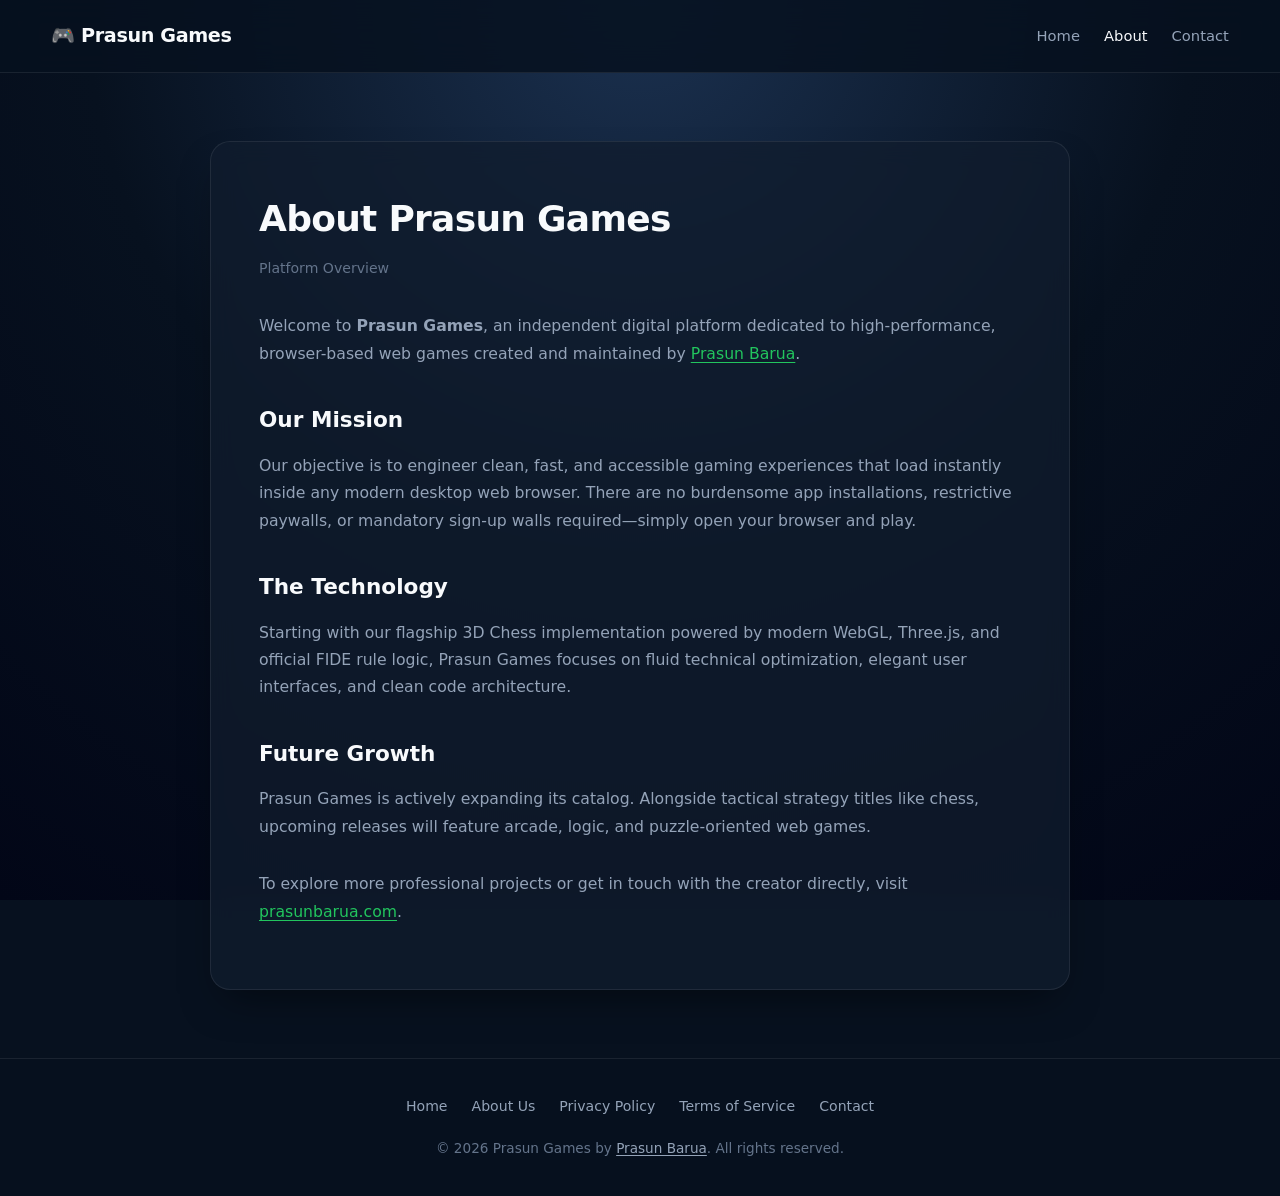
<file: about.html>
<!DOCTYPE html>
<html lang="en">
<head>
    <!-- Google tag (gtag.js) -->
<script async src="https://www.googletagmanager.com/gtag/js?id=G-99NC843TT8"></script>
<script>
  window.dataLayer = window.dataLayer || [];
  function gtag(){dataLayer.push(arguments);}
  gtag('js', new Date());

  gtag('config', 'G-99NC843TT8');
</script>

    <meta charset="UTF-8">
    <meta name="viewport" content="width=device-width, initial-scale=1.0">
    <meta name="description" content="Learn more about Prasun Games, an independent portal for high-performance browser-based web games created by Prasun Barua.">
    <title>About Us - Prasun Games</title>
    <link rel="icon" href="data:image/svg+xml,<svg xmlns=%22http://www.w3.org/2000/svg%22 viewBox=%220 0 100 100%22><text y=%22.9em%22 font-size=%2290%22>🎮</text></svg>">
    <link rel="stylesheet" href="style.css" />
    <script async src="https://pagead2.googlesyndication.com/pagead/js/adsbygoogle.js?client=ca-pub-8736637194399168"
     crossorigin="anonymous"></script>
</head>
<body>

    <header class="site-header">
        <div class="header-container">
            <a href="./" class="brand">🎮 Prasun Games</a>
            <nav class="header-nav">
                <a href="./" class="header-link">Home</a>
                <a href="about.html" class="header-link" style="color: var(--text);">About</a>
                <a href="contact.html" class="header-link">Contact</a>
            </nav>
        </div>
    </header>

    <main>
        <div class="content-box">
            <h1>About Prasun Games</h1>
            <p class="update-date">Platform Overview</p>
            
            <p>Welcome to <strong>Prasun Games</strong>, an independent digital platform dedicated to high-performance, browser-based web games created and maintained by <a href="https://prasunbarua.com" target="_blank" rel="noopener">Prasun Barua</a>.</p>

            <h2>Our Mission</h2>
            <p>Our objective is to engineer clean, fast, and accessible gaming experiences that load instantly inside any modern desktop web browser. There are no burdensome app installations, restrictive paywalls, or mandatory sign-up walls required—simply open your browser and play.</p>

            <h2>The Technology</h2>
            <p>Starting with our flagship 3D Chess implementation powered by modern WebGL, Three.js, and official FIDE rule logic, Prasun Games focuses on fluid technical optimization, elegant user interfaces, and clean code architecture.</p>

            <h2>Future Growth</h2>
            <p>Prasun Games is actively expanding its catalog. Alongside tactical strategy titles like chess, upcoming releases will feature arcade, logic, and puzzle-oriented web games.</p>

            <p style="margin-top: 30px;">To explore more professional projects or get in touch with the creator directly, visit <a href="https://prasunbarua.com" target="_blank" rel="noopener">prasunbarua.com</a>.</p>
        </div>
    </main>

    <footer class="site-footer">
        <div class="footer-container">
            <div class="footer-links">
                <a href="./">Home</a>
                <a href="about.html">About Us</a>
                <a href="privacy.html">Privacy Policy</a>
                <a href="terms.html">Terms of Service</a>
                <a href="contact.html">Contact</a>
            </div>
            <p class="footer-copy">© 2026 Prasun Games by <a href="https://prasunbarua.com" target="_blank" rel="noopener">Prasun Barua</a>. All rights reserved.</p>
        </div>
    </footer>

</body>
</html>
</file>
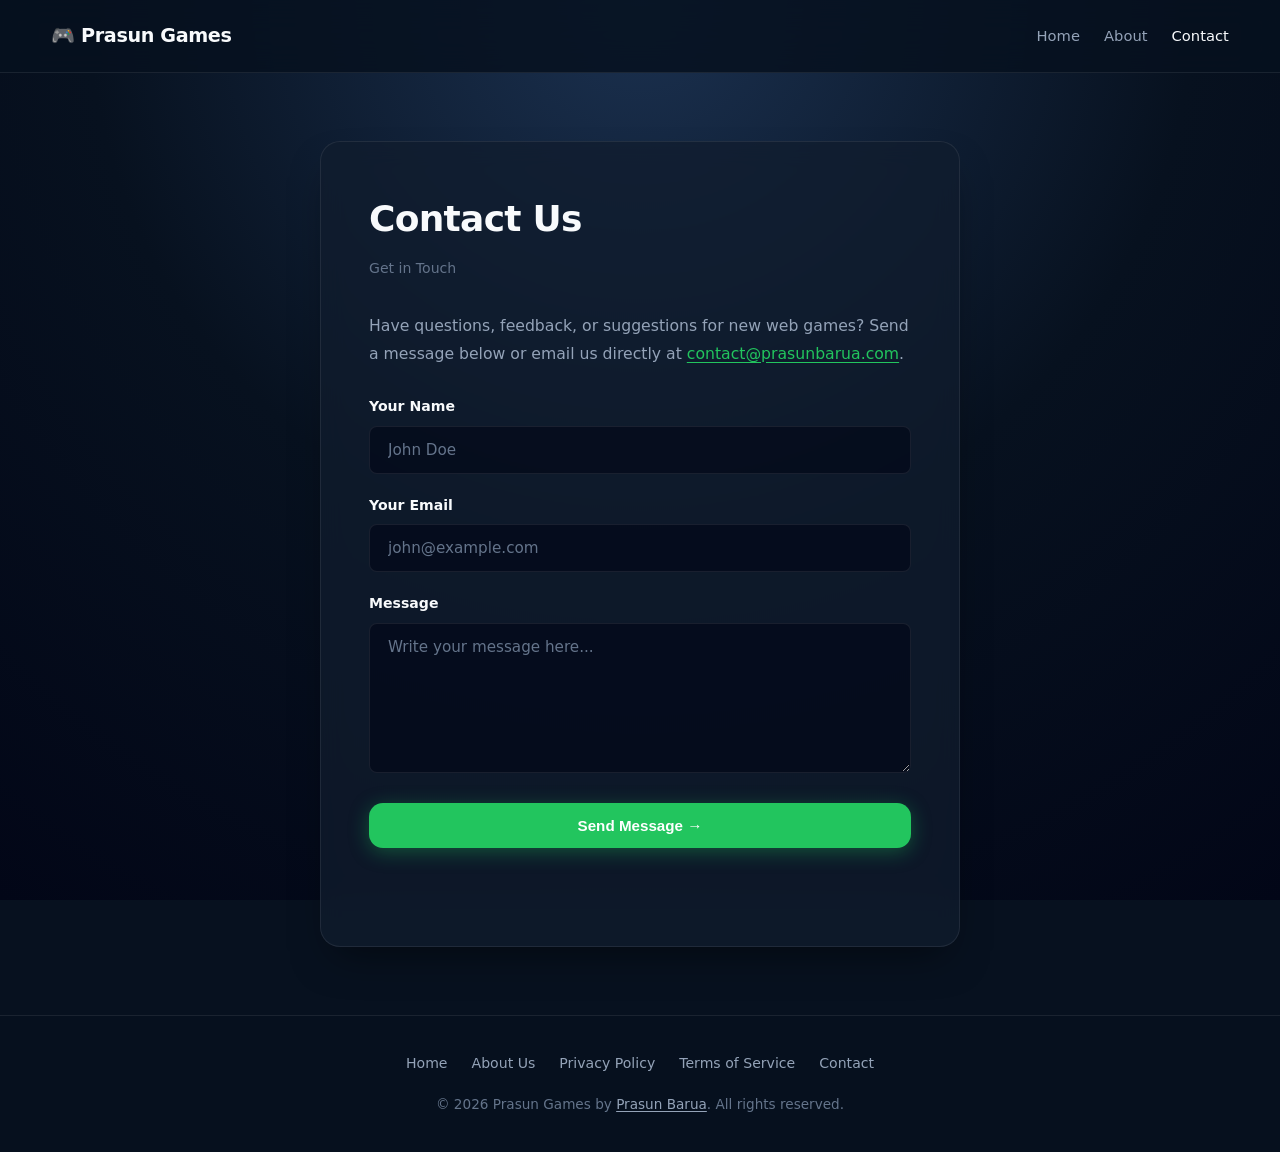
<file: contact.html>
<!DOCTYPE html>
<html lang="en">
<head>
    <!-- Google tag (gtag.js) -->
<script async src="https://www.googletagmanager.com/gtag/js?id=G-99NC843TT8"></script>
<script>
  window.dataLayer = window.dataLayer || [];
  function gtag(){dataLayer.push(arguments);}
  gtag('js', new Date());

  gtag('config', 'G-99NC843TT8');
</script>

    <meta charset="UTF-8">
    <meta name="viewport" content="width=device-width, initial-scale=1.0">
    <meta name="description" content="Get in touch with Prasun Games for feedback, questions, or game suggestions.">
    <title>Contact Us - Prasun Games</title>
    <link rel="icon" href="data:image/svg+xml,<svg xmlns=%22http://www.w3.org/2000/svg%22 viewBox=%220 0 100 100%22><text y=%22.9em%22 font-size=%2290%22>🎮</text></svg>">
    <link rel="stylesheet" href="style.css" />
    <script async src="https://pagead2.googlesyndication.com/pagead/js/adsbygoogle.js?client=ca-pub-8736637194399168"
     crossorigin="anonymous"></script>
</head>
<body>

    <header class="site-header">
        <div class="header-container">
            <a href="./" class="brand">🎮 Prasun Games</a>
            <nav class="header-nav">
                <a href="./" class="header-link">Home</a>
                <a href="about.html" class="header-link">About</a>
                <a href="contact.html" class="header-link" style="color: var(--text);">Contact</a>
            </nav>
        </div>
    </header>

    <main>
        <div class="content-box" style="max-width: 640px;">
            <h1>Contact Us</h1>
            <p class="update-date">Get in Touch</p>
            
            <p>Have questions, feedback, or suggestions for new web games? Send a message below or email us directly at <a href="mailto:contact@prasunbarua.com">contact@prasunbarua.com</a>.</p>

            <form id="contactForm" class="contact-form">
                <div class="form-group">
                    <label for="name">Your Name</label>
                    <input type="text" id="name" name="name" required placeholder="John Doe">
                </div>
                <div class="form-group">
                    <label for="email">Your Email</label>
                    <input type="email" id="email" name="email" required placeholder="john@example.com">
                </div>
                <div class="form-group">
                    <label for="message">Message</label>
                    <textarea id="message" name="message" required placeholder="Write your message here..."></textarea>
                </div>
                <button type="submit" id="submitBtn" class="play-button" style="border: none; cursor: pointer; justify-content: center; width: 100%; margin-top: 10px;">Send Message →</button>
                <p id="formStatus" style="margin-top: 14px; font-size: 0.9rem; text-align: center; font-weight: 500;"></p>
            </form>
        </div>
    </main>

    <footer class="site-footer">
        <div class="footer-container">
            <div class="footer-links">
                <a href="./">Home</a>
                <a href="about.html">About Us</a>
                <a href="privacy.html">Privacy Policy</a>
                <a href="terms.html">Terms of Service</a>
                <a href="contact.html">Contact</a>
            </div>
            <p class="footer-copy">© 2026 Prasun Games by <a href="https://prasunbarua.com" target="_blank" rel="noopener">Prasun Barua</a>. All rights reserved.</p>
        </div>
    </footer>

    <script>
        document.getElementById('contactForm').addEventListener('submit', async function(e) {
            e.preventDefault();
            
            const btn = document.getElementById('submitBtn');
            const status = document.getElementById('formStatus');
            
            btn.textContent = 'Sending...';
            btn.disabled = true;
            status.textContent = '';

            const payload = {
                name: document.getElementById('name').value,
                email: document.getElementById('email').value,
                siteName: "Prasun Games",
                message: document.getElementById('message').value
            };

            try {
                const workerUrl = 'https://multi-site-contact-backend.prasun301.workers.dev';

                const response = await fetch(workerUrl, {
                    method: 'POST',
                    headers: { 'Content-Type': 'application/json' },
                    body: JSON.stringify(payload)
                });

                const result = await response.json();

                if (response.ok && result.success) {
                    status.style.color = 'var(--accent)';
                    status.textContent = '✓ Message sent successfully! We will get back to you soon.';
                    document.getElementById('contactForm').reset();
                } else {
                    throw new Error(result.error || 'Submission failed');
                }
            } catch (err) {
                status.style.color = '#ef4444';
                status.textContent = '✕ Failed to send message. Please email directly at contact@prasunbarua.com';
            } finally {
                btn.textContent = 'Send Message →';
                btn.disabled = false;
            }
        });
    </script>
</body>
</html>
</file>
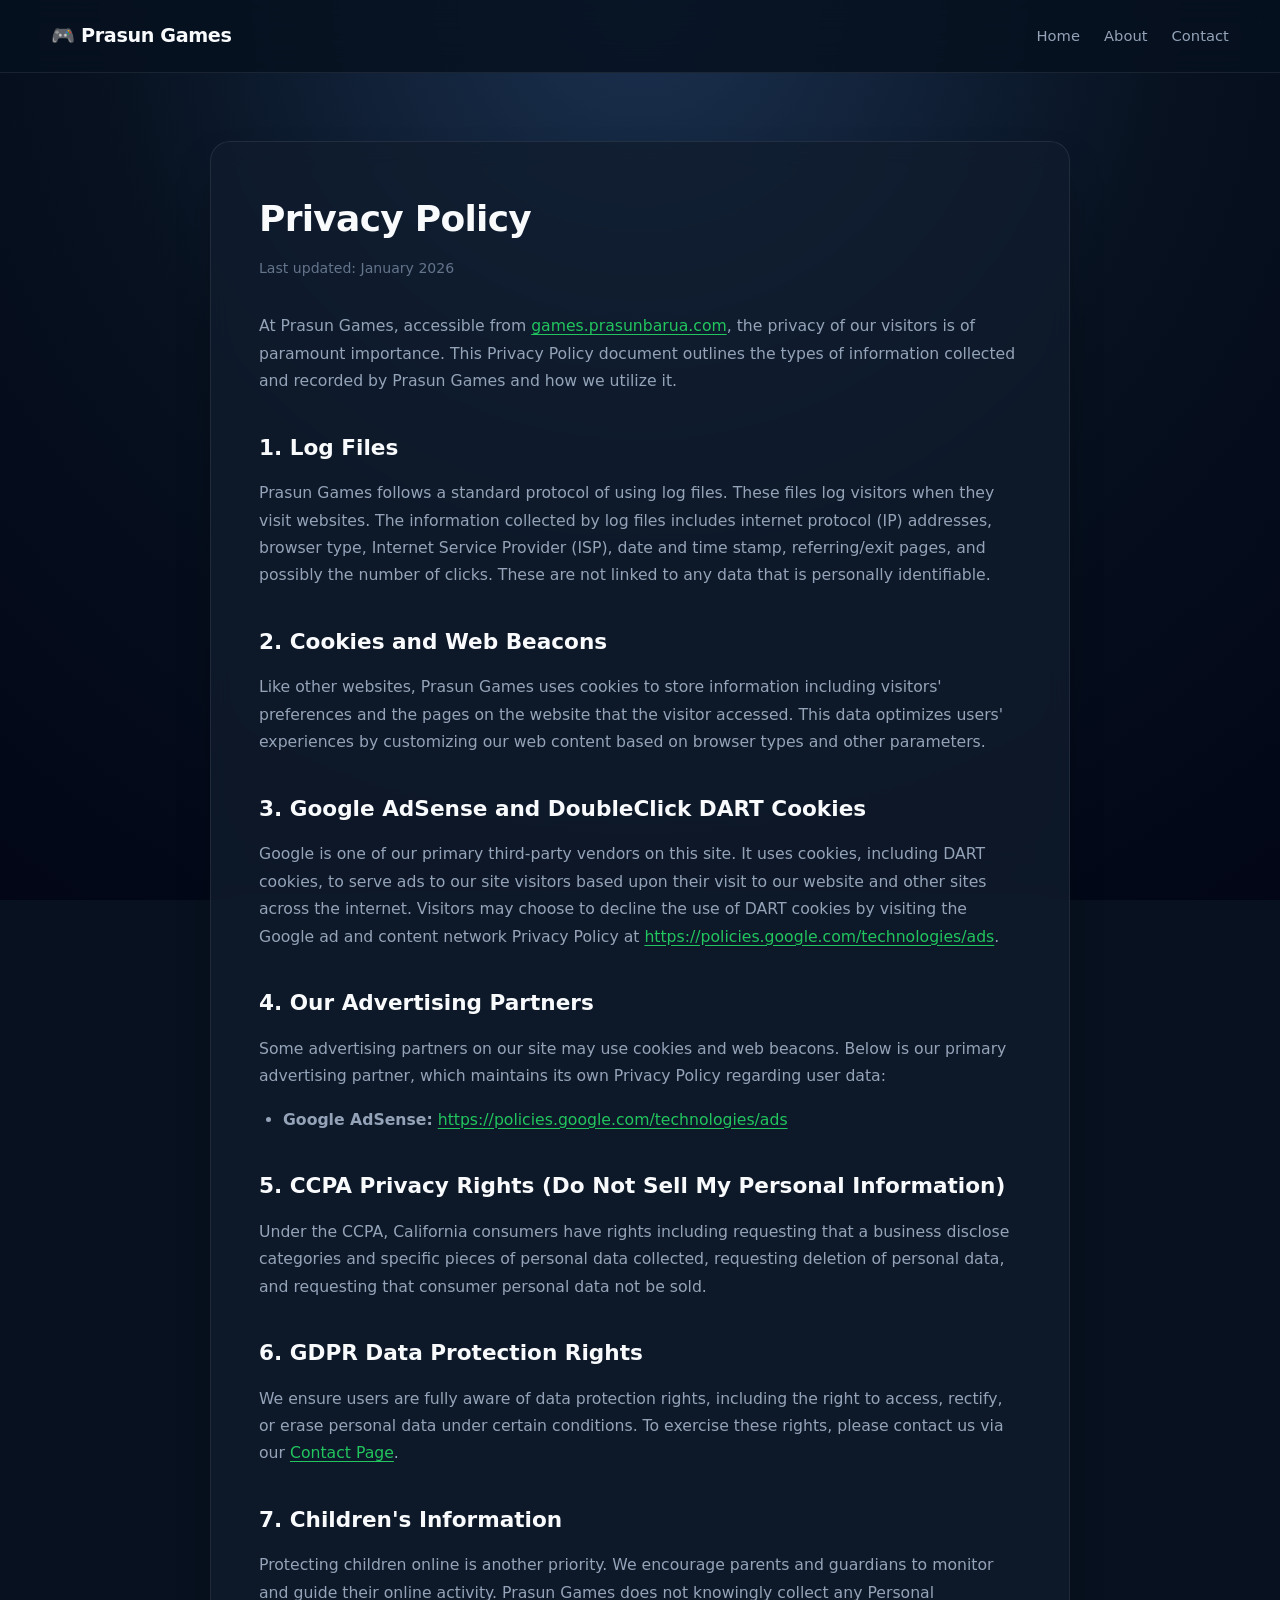
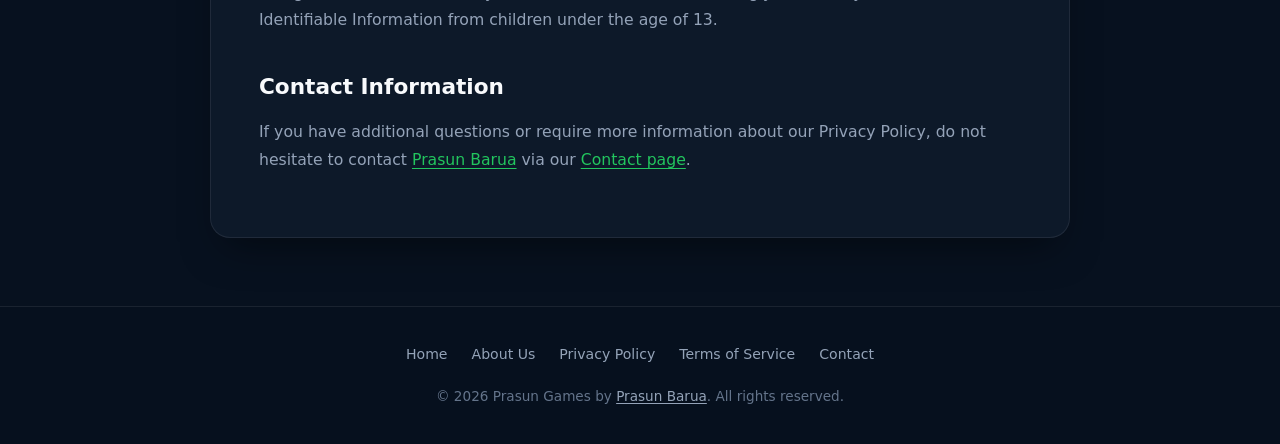
<file: privacy.html>
<!DOCTYPE html>
<html lang="en">
<head>
    <!-- Google tag (gtag.js) -->
<script async src="https://www.googletagmanager.com/gtag/js?id=G-99NC843TT8"></script>
<script>
  window.dataLayer = window.dataLayer || [];
  function gtag(){dataLayer.push(arguments);}
  gtag('js', new Date());

  gtag('config', 'G-99NC843TT8');
</script>

    <meta charset="UTF-8">
    <meta name="viewport" content="width=device-width, initial-scale=1.0">
    <meta name="description" content="Privacy Policy for Prasun Games. Learn how we handle information and protect your data privacy when playing our browser games.">
    <title>Privacy Policy - Prasun Games</title>
    <link rel="icon" href="data:image/svg+xml,<svg xmlns=%22http://www.w3.org/2000/svg%22 viewBox=%220 0 100 100%22><text y=%22.9em%22 font-size=%2290%22>🎮</text></svg>">
    <link rel="stylesheet" href="style.css" />
    <script async src="https://pagead2.googlesyndication.com/pagead/js/adsbygoogle.js?client=ca-pub-8736637194399168"
     crossorigin="anonymous"></script>
</head>
<body>

    <header class="site-header">
        <div class="header-container">
            <a href="./" class="brand">🎮 Prasun Games</a>
            <nav class="header-nav">
                <a href="./" class="header-link">Home</a>
                <a href="about.html" class="header-link">About</a>
                <a href="contact.html" class="header-link">Contact</a>
            </nav>
        </div>
    </header>

    <main>
        <div class="content-box">
            <h1>Privacy Policy</h1>
            <p class="update-date">Last updated: January 2026</p>

            <p>At Prasun Games, accessible from <a href="https://games.prasunbarua.com">games.prasunbarua.com</a>, the privacy of our visitors is of paramount importance. This Privacy Policy document outlines the types of information collected and recorded by Prasun Games and how we utilize it.</p>

            <h2>1. Log Files</h2>
            <p>Prasun Games follows a standard protocol of using log files. These files log visitors when they visit websites. The information collected by log files includes internet protocol (IP) addresses, browser type, Internet Service Provider (ISP), date and time stamp, referring/exit pages, and possibly the number of clicks. These are not linked to any data that is personally identifiable.</p>

            <h2>2. Cookies and Web Beacons</h2>
            <p>Like other websites, Prasun Games uses cookies to store information including visitors' preferences and the pages on the website that the visitor accessed. This data optimizes users' experiences by customizing our web content based on browser types and other parameters.</p>

            <h2>3. Google AdSense and DoubleClick DART Cookies</h2>
            <p>Google is one of our primary third-party vendors on this site. It uses cookies, including DART cookies, to serve ads to our site visitors based upon their visit to our website and other sites across the internet. Visitors may choose to decline the use of DART cookies by visiting the Google ad and content network Privacy Policy at <a href="https://policies.google.com/technologies/ads" target="_blank" rel="noopener">https://policies.google.com/technologies/ads</a>.</p>

            <h2>4. Our Advertising Partners</h2>
            <p>Some advertising partners on our site may use cookies and web beacons. Below is our primary advertising partner, which maintains its own Privacy Policy regarding user data:</p>
            <ul>
                <li><strong>Google AdSense:</strong> <a href="https://policies.google.com/technologies/ads" target="_blank" rel="noopener">https://policies.google.com/technologies/ads</a></li>
            </ul>

            <h2>5. CCPA Privacy Rights (Do Not Sell My Personal Information)</h2>
            <p>Under the CCPA, California consumers have rights including requesting that a business disclose categories and specific pieces of personal data collected, requesting deletion of personal data, and requesting that consumer personal data not be sold.</p>

            <h2>6. GDPR Data Protection Rights</h2>
            <p>We ensure users are fully aware of data protection rights, including the right to access, rectify, or erase personal data under certain conditions. To exercise these rights, please contact us via our <a href="contact.html">Contact Page</a>.</p>

            <h2>7. Children's Information</h2>
            <p>Protecting children online is another priority. We encourage parents and guardians to monitor and guide their online activity. Prasun Games does not knowingly collect any Personal Identifiable Information from children under the age of 13.</p>

            <h2>Contact Information</h2>
            <p>If you have additional questions or require more information about our Privacy Policy, do not hesitate to contact <a href="https://prasunbarua.com" target="_blank" rel="noopener">Prasun Barua</a> via our <a href="contact.html">Contact page</a>.</p>
        </div>
    </main>

    <footer class="site-footer">
        <div class="footer-container">
            <div class="footer-links">
                <a href="./">Home</a>
                <a href="about.html">About Us</a>
                <a href="privacy.html">Privacy Policy</a>
                <a href="terms.html">Terms of Service</a>
                <a href="contact.html">Contact</a>
            </div>
            <p class="footer-copy">© 2026 Prasun Games by <a href="https://prasunbarua.com" target="_blank" rel="noopener">Prasun Barua</a>. All rights reserved.</p>
        </div>
    </footer>

</body>
</html>
</file>
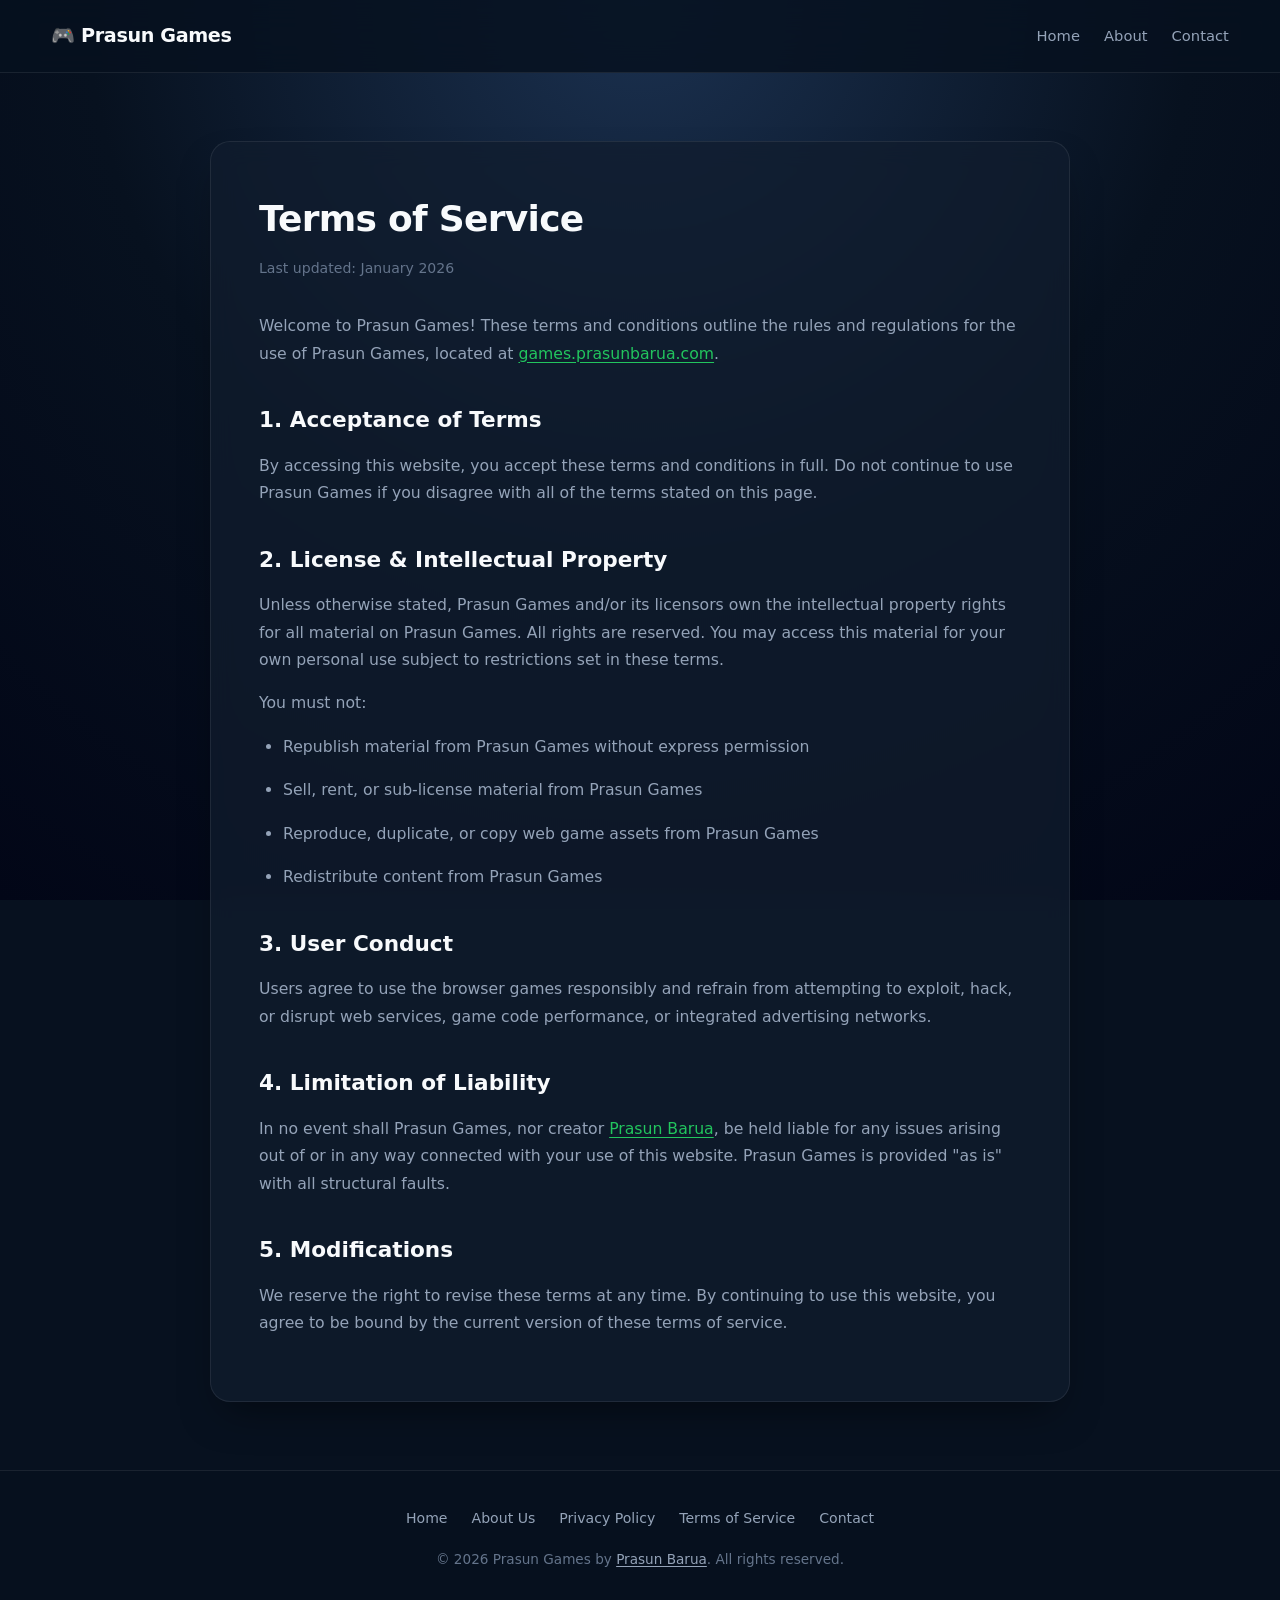
<file: terms.html>
<!DOCTYPE html>
<html lang="en">
<head>
    <!-- Google tag (gtag.js) -->
<script async src="https://www.googletagmanager.com/gtag/js?id=G-99NC843TT8"></script>
<script>
  window.dataLayer = window.dataLayer || [];
  function gtag(){dataLayer.push(arguments);}
  gtag('js', new Date());

  gtag('config', 'G-99NC843TT8');
</script>

    <meta charset="UTF-8">
    <meta name="viewport" content="width=device-width, initial-scale=1.0">
    <meta name="description" content="Terms of Service for Prasun Games. Review our usage guidelines and intellectual property policies.">
    <title>Terms of Service - Prasun Games</title>
    <link rel="icon" href="data:image/svg+xml,<svg xmlns=%22http://www.w3.org/2000/svg%22 viewBox=%220 0 100 100%22><text y=%22.9em%22 font-size=%2290%22>🎮</text></svg>">
    <link rel="stylesheet" href="style.css" />
    <script async src="https://pagead2.googlesyndication.com/pagead/js/adsbygoogle.js?client=ca-pub-8736637194399168"
     crossorigin="anonymous"></script>
</head>
<body>

    <header class="site-header">
        <div class="header-container">
            <a href="./" class="brand">🎮 Prasun Games</a>
            <nav class="header-nav">
                <a href="./" class="header-link">Home</a>
                <a href="about.html" class="header-link">About</a>
                <a href="contact.html" class="header-link">Contact</a>
            </nav>
        </div>
    </header>

    <main>
        <div class="content-box">
            <h1>Terms of Service</h1>
            <p class="update-date">Last updated: January 2026</p>

            <p>Welcome to Prasun Games! These terms and conditions outline the rules and regulations for the use of Prasun Games, located at <a href="https://games.prasunbarua.com">games.prasunbarua.com</a>.</p>

            <h2>1. Acceptance of Terms</h2>
            <p>By accessing this website, you accept these terms and conditions in full. Do not continue to use Prasun Games if you disagree with all of the terms stated on this page.</p>

            <h2>2. License & Intellectual Property</h2>
            <p>Unless otherwise stated, Prasun Games and/or its licensors own the intellectual property rights for all material on Prasun Games. All rights are reserved. You may access this material for your own personal use subject to restrictions set in these terms.</p>
            <p>You must not:</p>
            <ul>
                <li>Republish material from Prasun Games without express permission</li>
                <li>Sell, rent, or sub-license material from Prasun Games</li>
                <li>Reproduce, duplicate, or copy web game assets from Prasun Games</li>
                <li>Redistribute content from Prasun Games</li>
            </ul>

            <h2>3. User Conduct</h2>
            <p>Users agree to use the browser games responsibly and refrain from attempting to exploit, hack, or disrupt web services, game code performance, or integrated advertising networks.</p>

            <h2>4. Limitation of Liability</h2>
            <p>In no event shall Prasun Games, nor creator <a href="https://prasunbarua.com" target="_blank" rel="noopener">Prasun Barua</a>, be held liable for any issues arising out of or in any way connected with your use of this website. Prasun Games is provided "as is" with all structural faults.</p>

            <h2>5. Modifications</h2>
            <p>We reserve the right to revise these terms at any time. By continuing to use this website, you agree to be bound by the current version of these terms of service.</p>
        </div>
    </main>

    <footer class="site-footer">
        <div class="footer-container">
            <div class="footer-links">
                <a href="./">Home</a>
                <a href="about.html">About Us</a>
                <a href="privacy.html">Privacy Policy</a>
                <a href="terms.html">Terms of Service</a>
                <a href="contact.html">Contact</a>
            </div>
            <p class="footer-copy">© 2026 Prasun Games by <a href="https://prasunbarua.com" target="_blank" rel="noopener">Prasun Barua</a>. All rights reserved.</p>
        </div>
    </footer>

</body>
</html>
</file>
<file: style.css>
/* ==========================================================================
   MAIN PORTAL STYLESHEET - PRASUN GAMES
   Updated, fully responsive, modernized master CSS
   ========================================================================== */

/* --- CSS Variables & Design Tokens --- */
:root {
  /* Color Palette */
  --bg: #07111f;
  --bg-gradient-top: #1b3150;
  --bg-gradient-bottom: #020617;
  
  --surface: rgba(17, 29, 46, 0.75);
  --surface-hover: rgba(24, 40, 62, 0.85);
  --border: rgba(255, 255, 255, 0.08);
  --border-hover: rgba(255, 255, 255, 0.2);
  
  --text: #f8fafc;
  --muted: #94a3b8;
  --muted-dark: #64748b;
  
  --accent: #22c55e;
  --accent-hover: #16a34a;
  --accent-glow: rgba(34, 197, 94, 0.35);
  --focus-ring: #38bdf8;

  /* Typography */
  --font-family: system-ui, -apple-system, BlinkMacSystemFont, "Segoe UI", Roboto, Oxygen, Ubuntu, Cantarell, sans-serif;

  /* Border Radii */
  --radius-sm: 8px;
  --radius-md: 14px;
  --radius-lg: 20px;
  --radius-full: 9999px;

  /* Transitions */
  --transition-fast: 0.15s ease;
  --transition-base: 0.25s cubic-bezier(0.4, 0, 0.2, 1);
}

/* --- Base Reset & Accessibility --- */
*, *::before, *::after {
  box-sizing: border-box;
  margin: 0;
  padding: 0;
}

html {
  scroll-behavior: smooth;
  font-size: 16px;
  background-color: var(--bg);
  color-scheme: dark;
}

body {
  min-height: 100vh;
  font-family: var(--font-family);
  color: var(--text);
  background: radial-gradient(circle at top, var(--bg-gradient-top) 0%, var(--bg) 50%, var(--bg-gradient-bottom) 100%) fixed;
  display: flex;
  flex-direction: column;
  overflow-x: hidden;
  line-height: 1.6;
  -webkit-font-smoothing: antialiased;
  -moz-osx-font-smoothing: grayscale;
}

/* Focus Visible Accessibility */
:focus-visible {
  outline: 2px solid var(--focus-ring);
  outline-offset: 3px;
}

/* Skip Navigation Link */
.skip-link {
  position: absolute;
  top: -100px;
  left: 16px;
  background: var(--accent);
  color: #ffffff;
  padding: 10px 18px;
  border-radius: var(--radius-sm);
  font-weight: 700;
  text-decoration: none;
  z-index: 1000;
  transition: top var(--transition-fast);
}

.skip-link:focus {
  top: 16px;
}

/* --- HEADER & NAVIGATION --- */
.site-header {
  width: 100%;
  border-bottom: 1px solid var(--border);
  background: rgba(7, 17, 31, 0.85);
  backdrop-filter: blur(16px);
  -webkit-backdrop-filter: blur(16px);
  position: sticky;
  top: 0;
  z-index: 100;
  transition: border-color var(--transition-base);
}

.header-container {
  width: min(1200px, 92%);
  height: 72px;
  margin: 0 auto;
  display: flex;
  align-items: center;
  justify-content: space-between;
}

.brand {
  font-size: 1.2rem;
  font-weight: 800;
  color: var(--text);
  text-decoration: none;
  letter-spacing: -0.02em;
  display: flex;
  align-items: center;
  gap: 10px;
  transition: opacity var(--transition-fast);
}

.brand:hover {
  opacity: 0.9;
}

.brand-icon {
  font-size: 1.35rem;
  line-height: 1;
}

.header-nav {
  display: flex;
  gap: 24px;
  align-items: center;
}

.header-link {
  color: var(--muted);
  text-decoration: none;
  font-size: 0.92rem;
  font-weight: 500;
  position: relative;
  padding: 4px 0;
  transition: color var(--transition-fast);
}

.header-link::after {
  content: '';
  position: absolute;
  bottom: 0;
  left: 0;
  width: 0%;
  height: 2px;
  background: var(--accent);
  border-radius: 2px;
  transition: width var(--transition-base);
}

.header-link:hover,
.header-link.active {
  color: var(--text);
}

.header-link:hover::after,
.header-link.active::after {
  width: 100%;
}

/* --- MAIN CONTENT CONTAINER --- */
main {
  flex: 1;
  width: min(1200px, 92%);
  margin: 0 auto;
  padding: 48px 0;
}

/* --- HERO SECTION --- */
.hero {
  text-align: center;
  padding: 60px 20px 80px;
  display: flex;
  flex-direction: column;
  align-items: center;
  gap: 24px;
  position: relative;
}

.badge {
  display: inline-flex;
  align-items: center;
  gap: 6px;
  background: rgba(34, 197, 94, 0.12);
  color: var(--accent);
  border: 1px solid rgba(34, 197, 94, 0.25);
  padding: 6px 16px;
  border-radius: var(--radius-full);
  font-size: 0.78rem;
  font-weight: 700;
  letter-spacing: 0.06em;
  text-transform: uppercase;
}

.hero h1 {
  font-size: clamp(2.5rem, 5.5vw, 4.25rem);
  font-weight: 900;
  letter-spacing: -0.03em;
  line-height: 1.15;
  max-width: 900px;
}

.hero h1 span {
  background: linear-gradient(135deg, var(--accent) 0%, #4ade80 100%);
  -webkit-background-clip: text;
  -webkit-text-fill-color: transparent;
}

.hero p {
  color: var(--muted);
  max-width: 620px;
  font-size: 1.125rem;
  line-height: 1.65;
}

.hero-actions {
  display: flex;
  gap: 16px;
  align-items: center;
  flex-wrap: wrap;
  justify-content: center;
  margin-top: 8px;
}

/* --- BUTTONS --- */
.btn, .play-button {
  display: inline-flex;
  align-items: center;
  justify-content: center;
  gap: 10px;
  padding: 14px 28px;
  border-radius: var(--radius-md);
  font-weight: 700;
  font-size: 0.95rem;
  text-decoration: none;
  cursor: pointer;
  border: none;
  transition: all var(--transition-base);
  user-select: none;
}

.btn-primary, .play-button {
  background: var(--accent);
  color: #ffffff;
  box-shadow: 0 4px 20px var(--accent-glow);
}

.btn-primary:hover, .play-button:hover {
  background: var(--accent-hover);
  transform: translateY(-2px);
  box-shadow: 0 8px 28px rgba(34, 197, 94, 0.45);
}

.btn-secondary {
  background: rgba(255, 255, 255, 0.05);
  color: var(--text);
  border: 1px solid var(--border);
}

.btn-secondary:hover {
  background: rgba(255, 255, 255, 0.1);
  border-color: var(--border-hover);
  transform: translateY(-2px);
}

/* --- GAMES GRID --- */
.games-section {
  margin-top: 20px;
}

.section-title {
  margin-bottom: 32px;
  text-align: left;
}

.section-title h2 {
  font-size: 2rem;
  font-weight: 800;
  letter-spacing: -0.02em;
}

.section-title p {
  color: var(--muted);
  font-size: 1rem;
  margin-top: 4px;
}

.games-grid {
  display: grid;
  grid-template-columns: repeat(auto-fill, minmax(320px, 1fr));
  gap: 28px;
}

.game-card {
  background: var(--surface);
  border: 1px solid var(--border);
  border-radius: var(--radius-lg);
  padding: 32px;
  display: flex;
  flex-direction: column;
  gap: 20px;
  backdrop-filter: blur(12px);
  -webkit-backdrop-filter: blur(12px);
  transition: transform var(--transition-base), border-color var(--transition-base), box-shadow var(--transition-base);
  box-shadow: 0 20px 40px -15px rgba(0, 0, 0, 0.5);
  position: relative;
}

.game-card:hover {
  transform: translateY(-6px);
  border-color: var(--border-hover);
  box-shadow: 0 24px 48px -12px rgba(0, 0, 0, 0.6);
}

.card-header {
  display: flex;
  align-items: center;
  justify-content: space-between;
}

.game-icon {
  font-size: 2.5rem;
  background: rgba(255, 255, 255, 0.04);
  width: 64px;
  height: 64px;
  display: flex;
  align-items: center;
  justify-content: center;
  border-radius: var(--radius-md);
  border: 1px solid var(--border);
}

.card-badge {
  font-size: 0.72rem;
  font-weight: 700;
  letter-spacing: 0.05em;
  text-transform: uppercase;
  padding: 4px 10px;
  border-radius: var(--radius-full);
  background: rgba(255, 255, 255, 0.06);
  color: var(--muted);
  border: 1px solid var(--border);
}

.game-content h3 {
  font-size: 1.4rem;
  font-weight: 700;
  margin-bottom: 10px;
}

.game-content p {
  color: var(--muted);
  font-size: 0.95rem;
  line-height: 1.6;
}

.card-footer {
  margin-top: auto;
  padding-top: 12px;
}

.card-footer .play-button,
.card-footer .btn {
  width: 100%;
}

/* --- FEATURES SECTION --- */
.features {
  display: grid;
  grid-template-columns: repeat(auto-fit, minmax(280px, 1fr));
  gap: 24px;
  margin: 80px 0;
}

.feature {
  background: var(--surface);
  border: 1px solid var(--border);
  border-radius: var(--radius-md);
  padding: 28px;
  display: flex;
  flex-direction: column;
  gap: 12px;
  transition: border-color var(--transition-base), transform var(--transition-base);
}

.feature:hover {
  border-color: var(--border-hover);
  transform: translateY(-2px);
}

.feature-icon {
  font-size: 1.75rem;
  line-height: 1;
}

.feature h3 {
  font-size: 1.15rem;
  font-weight: 700;
}

.feature p {
  color: var(--muted);
  font-size: 0.92rem;
  line-height: 1.6;
}

/* --- ABOUT & LEGAL CONTENT PAGES --- */
.content-box {
  background: var(--surface);
  border: 1px solid var(--border);
  border-radius: var(--radius-lg);
  padding: 48px;
  max-width: 860px;
  margin: 20px auto;
  backdrop-filter: blur(12px);
  -webkit-backdrop-filter: blur(12px);
  box-shadow: 0 20px 40px -15px rgba(0, 0, 0, 0.5);
}

.content-box h1 {
  font-size: 2.25rem;
  font-weight: 800;
  letter-spacing: -0.02em;
  margin-bottom: 8px;
}

.content-box .update-date {
  color: var(--muted-dark);
  font-size: 0.88rem;
  margin-bottom: 32px;
  display: block;
}

.content-box h2 {
  font-size: 1.35rem;
  font-weight: 700;
  margin-top: 36px;
  margin-bottom: 14px;
  color: var(--text);
}

.content-box p, 
.content-box li {
  color: var(--muted);
  font-size: 0.98rem;
  line-height: 1.75;
  margin-bottom: 16px;
}

.content-box ul,
.content-box ol {
  padding-left: 24px;
  margin-bottom: 20px;
}

.content-box a {
  color: var(--accent);
  text-decoration: underline;
  text-underline-offset: 3px;
  transition: color var(--transition-fast);
}

.content-box a:hover {
  color: var(--accent-hover);
}

/* --- FORMS & CONTACT --- */
.contact-form {
  display: flex;
  flex-direction: column;
  gap: 20px;
  margin-top: 28px;
}

.form-group {
  display: flex;
  flex-direction: column;
  gap: 8px;
}

.form-group label {
  font-size: 0.88rem;
  font-weight: 600;
  color: var(--text);
}

.form-group input, 
.form-group textarea {
  padding: 14px 18px;
  border-radius: var(--radius-sm);
  border: 1px solid var(--border);
  background: rgba(2, 6, 23, 0.6);
  color: var(--text);
  font-family: inherit;
  font-size: 0.95rem;
  outline: none;
  transition: border-color var(--transition-fast), box-shadow var(--transition-fast);
}

.form-group input::placeholder,
.form-group textarea::placeholder {
  color: var(--muted-dark);
}

.form-group input:focus, 
.form-group textarea:focus {
  border-color: var(--accent);
  box-shadow: 0 0 0 3px var(--accent-glow);
}

.form-group textarea {
  resize: vertical;
  min-height: 150px;
}

/* --- FOOTER --- */
.site-footer {
  border-top: 1px solid var(--border);
  background: rgba(7, 17, 31, 0.95);
  backdrop-filter: blur(12px);
  -webkit-backdrop-filter: blur(12px);
  padding: 36px 0;
  margin-top: auto;
}

.footer-container {
  width: min(1200px, 92%);
  margin: 0 auto;
  display: flex;
  flex-direction: column;
  align-items: center;
  gap: 20px;
  text-align: center;
}

.footer-links {
  display: flex;
  flex-wrap: wrap;
  gap: 24px;
  justify-content: center;
}

.footer-links a {
  color: var(--muted);
  text-decoration: none;
  font-size: 0.88rem;
  font-weight: 500;
  transition: color var(--transition-fast);
}

.footer-links a:hover {
  color: var(--text);
}

.footer-copy {
  color: var(--muted-dark);
  font-size: 0.85rem;
}

.footer-copy a {
  color: var(--muted);
  text-decoration: underline;
  text-underline-offset: 2px;
}

.footer-copy a:hover {
  color: var(--accent);
}

/* --- RESPONSIVE MEDIA QUERIES --- */
@media (max-width: 768px) {
  .header-container {
    height: 64px;
  }

  .header-nav {
    gap: 16px;
  }

  .header-link {
    font-size: 0.85rem;
  }

  main {
    padding: 28px 0;
  }

  .hero {
    padding: 40px 12px 60px;
    gap: 18px;
  }

  .hero p {
    font-size: 1rem;
  }

  .games-grid {
    grid-template-columns: 1fr;
  }

  .content-box {
    padding: 28px 20px;
  }

  .content-box h1 {
    font-size: 1.85rem;
  }
}

@media (max-width: 480px) {
  .badge {
    font-size: 0.7rem;
    padding: 5px 12px;
  }

  .hero-actions {
    width: 100%;
    flex-direction: column;
  }

  .hero-actions .btn,
  .hero-actions .play-button {
    width: 100%;
  }
}
</file>
<file: games/checkers/style.css>
/* ==========================================================================
   CHECKERS GAME STYLESHEET - PRASUN GAMES
   Dedicated styles for Checkers (games/checkers/style.css)
   ========================================================================== */

/* --- CSS Variables & Theme Tokens --- */
:root {
    --bg-navy-dark: #0b132b;
    --bg-navy-main: #1c2541;
    --panel-bg: rgba(30, 41, 59, 0.75);
    --panel-border: rgba(255, 255, 255, 0.12);
    
    --accent-emerald: #10b981;
    --accent-emerald-hover: #059669;
    --accent-emerald-glow: rgba(16, 185, 129, 0.4);

    --text-primary: #ffffff;
    --text-secondary: #94a3b8;
    --text-muted: #64748b;

    /* Board & Squares */
    --square-light: #e2e8f0;
    --square-dark: #1e293b;
    --square-dark-hover: #334155;
    
    /* Highlight States */
    --highlight-selected: #10b981;
    --highlight-move: rgba(16, 185, 129, 0.55);
    --highlight-capture: rgba(239, 68, 68, 0.75);
    --highlight-last: rgba(245, 158, 11, 0.35);
    --focus-cyan: #38bdf8;

    /* Pieces */
    --piece-red-top: #ef4444;
    --piece-red-bottom: #991b1b;
    --piece-red-shadow: rgba(153, 27, 27, 0.6);

    --piece-black-top: #4b5563;
    --piece-black-bottom: #0f172a;
    --piece-black-shadow: rgba(15, 23, 42, 0.8);

    --crown-gold: #f59e0b;

    /* Typography & Radius */
    --font-family: system-ui, -apple-system, BlinkMacSystemFont, 'Segoe UI', Roboto, Oxygen, Ubuntu, Cantarell, sans-serif;
    --radius-sm: 6px;
    --radius-md: 12px;
    --radius-lg: 20px;
}

/* --- Reset & Base Styles --- */
*, *::before, *::after {
    box-sizing: border-box;
    margin: 0;
    padding: 0;
}

html {
    scroll-behavior: smooth;
    font-size: 16px;
    background-color: var(--bg-navy-dark);
    color: var(--text-primary);
    font-family: var(--font-family);
}

body {
    min-height: 100vh;
    display: flex;
    flex-direction: column;
    overflow-x: hidden;
    line-height: 1.5;
}

/* Accessibility Skip Link */
.skip-link {
    position: absolute;
    top: -40px;
    left: 10px;
    background: var(--accent-emerald);
    color: #fff;
    padding: 8px 16px;
    z-index: 1000;
    text-decoration: none;
    border-radius: var(--radius-sm);
    transition: top 0.2s ease;
}
.skip-link:focus {
    top: 10px;
}

/* --- SITE HEADER & UNIFIED BRANDING --- */
.site-header {
    background: rgba(11, 19, 43, 0.95);
    backdrop-filter: blur(10px);
    border-bottom: 1px solid var(--panel-border);
    position: sticky;
    top: 0;
    z-index: 100;
}

.header-container {
    max-width: 1100px;
    margin: 0 auto;
    padding: 14px 20px;
    display: flex;
    justify-content: space-between;
    align-items: center;
}

.brand {
    display: flex;
    align-items: center;
    gap: 8px;
    text-decoration: none;
    cursor: pointer;
    transition: opacity 0.2s ease;
}

.brand:hover {
    opacity: 0.88;
}

.brand-icon {
    font-size: 1.25rem;
    line-height: 1;
    display: inline-block;
}

.brand-title {
    font-size: 1.25rem;
    font-weight: 800;
    color: #ffffff !important;
    text-transform: none !important;
    letter-spacing: -0.2px;
    background: none !important;
    -webkit-text-fill-color: initial !important;
}

.header-nav {
    display: flex;
    align-items: center;
    gap: 20px;
}

.header-link {
    color: var(--text-secondary);
    text-decoration: none;
    font-size: 0.95rem;
    font-weight: 500;
    transition: color 0.2s ease;
}

.header-link:hover {
    color: #ffffff;
}

/* --- GAME LAYOUT & CONTROLS --- */
.game-wrapper {
    flex: 1;
    padding: 24px 16px;
    display: flex;
    flex-direction: column;
    align-items: center;
}

.game-container {
    width: 100%;
    max-width: 640px;
    display: flex;
    flex-direction: column;
    gap: 14px;
}

.game-header {
    text-align: center;
}

.game-title {
    font-size: 2.25rem;
    font-weight: 900;
    letter-spacing: 2px;
    color: var(--text-primary);
}

.game-subtitle {
    color: var(--text-secondary);
    font-size: 0.95rem;
}

/* Mode & AI Selectors */
.mode-panel {
    background: var(--panel-bg);
    backdrop-filter: blur(12px);
    border: 1px solid var(--panel-border);
    border-radius: var(--radius-md);
    padding: 10px 16px;
    display: flex;
    flex-wrap: wrap;
    gap: 12px;
    align-items: center;
    justify-content: space-between;
    box-shadow: 0 4px 16px rgba(0, 0, 0, 0.2);
}

.ai-options-group {
    display: flex;
    flex-wrap: wrap;
    gap: 12px;
    align-items: center;
}

.ai-options-group.hidden {
    display: none;
}

.control-group {
    display: flex;
    align-items: center;
    gap: 6px;
}

.control-label {
    font-size: 0.72rem;
    font-weight: 700;
    letter-spacing: 0.5px;
    color: var(--text-muted);
}

.select-input {
    background: #0f172a;
    color: var(--text-primary);
    border: 1px solid var(--panel-border);
    border-radius: var(--radius-sm);
    padding: 5px 10px;
    font-size: 0.85rem;
    font-weight: 600;
    cursor: pointer;
    outline: none;
    transition: border-color 0.2s ease, box-shadow 0.2s ease;
}

.select-input:focus {
    border-color: var(--accent-emerald);
    box-shadow: 0 0 0 2px var(--accent-emerald-glow);
}

/* HUD Panel */
.hud-panel {
    background: var(--panel-bg);
    backdrop-filter: blur(12px);
    border: 1px solid var(--panel-border);
    border-radius: var(--radius-md);
    padding: 12px 16px;
    display: grid;
    grid-template-columns: repeat(4, 1fr) auto;
    gap: 12px;
    align-items: center;
    box-shadow: 0 8px 32px rgba(0, 0, 0, 0.3);
}

.hud-stat {
    display: flex;
    flex-direction: column;
    align-items: center;
}

.hud-label {
    font-size: 0.7rem;
    font-weight: 700;
    letter-spacing: 1px;
    color: var(--text-muted);
}

.hud-value {
    font-size: 1.15rem;
    font-weight: 800;
    color: var(--text-primary);
    display: flex;
    align-items: center;
    gap: 6px;
}

.turn-indicator-dot {
    width: 12px;
    height: 12px;
    border-radius: 50%;
    display: inline-block;
}

.turn-red .turn-indicator-dot {
    background: var(--piece-red-top);
    box-shadow: 0 0 8px var(--piece-red-top);
}

.turn-black .turn-indicator-dot {
    background: #94a3b8;
    box-shadow: 0 0 8px #94a3b8;
}

.stat-red {
    color: var(--piece-red-top);
}

.stat-black {
    color: #cbd5e1;
}

.hud-actions {
    display: flex;
    gap: 8px;
}

/* Buttons */
.btn {
    border: none;
    border-radius: var(--radius-sm);
    padding: 8px 14px;
    font-weight: 600;
    font-size: 0.875rem;
    cursor: pointer;
    display: inline-flex;
    align-items: center;
    justify-content: center;
    gap: 6px;
    transition: all 0.2s ease;
    user-select: none;
}

.btn:disabled {
    opacity: 0.4;
    cursor: not-allowed;
}

.btn-icon {
    width: 16px;
    height: 16px;
}

.btn-primary {
    background: var(--accent-emerald);
    color: #ffffff;
    box-shadow: 0 2px 8px var(--accent-emerald-glow);
}

.btn-primary:hover:not(:disabled) {
    background: var(--accent-emerald-hover);
    transform: translateY(-1px);
}

.btn-secondary {
    background: rgba(255, 255, 255, 0.08);
    color: var(--text-primary);
    border: 1px solid var(--panel-border);
}

.btn-secondary:hover:not(:disabled) {
    background: rgba(255, 255, 255, 0.15);
}

.btn-text {
    background: transparent;
    color: var(--text-secondary);
    text-decoration: underline;
    font-size: 0.85rem;
    padding: 4px 8px;
    border: none;
    cursor: pointer;
}

.btn-text:hover {
    color: var(--accent-emerald);
}

.btn-large {
    padding: 12px 24px;
    font-size: 1rem;
}

/* Status Banner */
.status-banner {
    background: rgba(16, 185, 129, 0.1);
    border: 1px solid rgba(16, 185, 129, 0.25);
    color: var(--text-primary);
    border-radius: var(--radius-sm);
    padding: 10px 16px;
    text-align: center;
    font-weight: 600;
    font-size: 0.95rem;
    min-height: 44px;
    display: flex;
    align-items: center;
    justify-content: center;
    transition: background 0.3s ease;
}

.status-banner.thinking {
    background: rgba(245, 158, 11, 0.15);
    border-color: rgba(245, 158, 11, 0.35);
    color: #fde68a;
    animation: thinkingPulse 1.2s infinite ease-in-out;
}

@keyframes thinkingPulse {
    0%, 100% { opacity: 0.75; }
    50% { opacity: 1; }
}

/* --- CHECKERS BOARD & PIECES --- */
.board-container {
    width: 100%;
    aspect-ratio: 1 / 1;
    background: #0f172a;
    border-radius: var(--radius-lg);
    padding: 12px;
    box-shadow: 0 20px 40px rgba(0, 0, 0, 0.5), inset 0 0 0 2px rgba(255, 255, 255, 0.1);
    touch-action: manipulation;
}

.checkers-board {
    width: 100%;
    height: 100%;
    display: grid;
    grid-template-columns: repeat(8, 1fr);
    grid-template-rows: repeat(8, 1fr);
    border-radius: var(--radius-md);
    overflow: hidden;
    background: var(--square-dark);
}

/* Square Elements */
.square {
    width: 100%;
    height: 100%;
    position: relative;
    display: flex;
    align-items: center;
    justify-content: center;
    user-select: none;
    cursor: default;
}

.square-light {
    background-color: var(--square-light);
}

.square-dark {
    background-color: var(--square-dark);
}

.square-dark.playable {
    cursor: pointer;
}

.square-dark.playable:hover {
    background-color: var(--square-dark-hover);
}

/* Square Highlights */
.square.selected {
    box-shadow: inset 0 0 0 3px var(--highlight-selected);
    background-color: rgba(16, 185, 129, 0.15) !important;
}

.square.last-move-origin,
.square.last-move-target {
    background-color: var(--highlight-last) !important;
}

.square.keyboard-focused {
    outline: 3px solid var(--focus-cyan);
    outline-offset: -3px;
    z-index: 10;
}

/* Move Indicator Animations */
.square.legal-move::after {
    content: '';
    width: 28%;
    height: 28%;
    border-radius: 50%;
    background: var(--highlight-move);
    box-shadow: 0 0 10px var(--accent-emerald-glow);
    position: absolute;
    pointer-events: none;
    animation: pulseMove 1.5s infinite ease-in-out;
}

.square.legal-capture::after {
    content: '';
    width: 38%;
    height: 38%;
    border-radius: 50%;
    background: transparent;
    border: 3px solid var(--highlight-capture);
    position: absolute;
    pointer-events: none;
    animation: pulseCapture 1.2s infinite ease-in-out;
}

@keyframes pulseMove {
    0%, 100% { transform: scale(0.9); opacity: 0.7; }
    50% { transform: scale(1.15); opacity: 1; }
}

@keyframes pulseCapture {
    0%, 100% { transform: scale(0.85); opacity: 0.8; }
    50% { transform: scale(1.1); opacity: 1; }
}

/* Piece Renderings */
.checkers-piece {
    width: 82%;
    height: 82%;
    border-radius: 50%;
    position: relative;
    display: flex;
    align-items: center;
    justify-content: center;
    transition: transform 0.15s ease-out, box-shadow 0.15s ease-out;
    z-index: 2;
    cursor: pointer;
}

.piece-red {
    background: radial-gradient(circle at 35% 35%, var(--piece-red-top), var(--piece-red-bottom));
    box-shadow: 
        inset 0 3px 4px rgba(255, 255, 255, 0.4),
        inset 0 -4px 6px rgba(0, 0, 0, 0.6),
        0 4px 8px var(--piece-red-shadow);
    border: 1px solid rgba(255, 255, 255, 0.15);
}

.piece-black {
    background: radial-gradient(circle at 35% 35%, var(--piece-black-top), var(--piece-black-bottom));
    box-shadow: 
        inset 0 3px 4px rgba(255, 255, 255, 0.3),
        inset 0 -4px 6px rgba(0, 0, 0, 0.9),
        0 4px 8px var(--piece-black-shadow);
    border: 1px solid rgba(255, 255, 255, 0.1);
}

.checkers-piece::before {
    content: '';
    width: 65%;
    height: 65%;
    border-radius: 50%;
    border: 2px dashed rgba(255, 255, 255, 0.22);
    box-shadow: inset 0 0 4px rgba(0,0,0,0.4);
    pointer-events: none;
}

.checkers-piece:hover {
    transform: scale(1.06);
}

.selected .checkers-piece {
    transform: scale(1.08);
    box-shadow: 
        0 0 0 3px var(--highlight-selected),
        0 0 16px var(--accent-emerald-glow);
}

.crown-icon {
    position: absolute;
    width: 55%;
    height: 55%;
    color: var(--crown-gold);
    filter: drop-shadow(0 2px 3px rgba(0, 0, 0, 0.8));
    pointer-events: none;
    animation: crownGlow 2s infinite alternate ease-in-out;
}

@keyframes crownGlow {
    from { filter: drop-shadow(0 1px 2px rgba(0, 0, 0, 0.8)); }
    to { filter: drop-shadow(0 0 6px rgba(245, 158, 11, 0.8)); }
}

.board-footer-controls {
    display: flex;
    justify-content: center;
}

/* --- MODALS --- */
.modal-overlay {
    position: fixed;
    top: 0;
    left: 0;
    width: 100vw;
    height: 100vh;
    background: rgba(11, 19, 43, 0.8);
    backdrop-filter: blur(8px);
    display: flex;
    align-items: center;
    justify-content: center;
    padding: 20px;
    z-index: 500;
    opacity: 1;
    transition: opacity 0.25s ease;
}

.modal-overlay.hidden {
    display: none;
    opacity: 0;
    pointer-events: none;
}

.modal-card {
    background: #1e293b;
    border: 1px solid var(--panel-border);
    border-radius: var(--radius-md);
    width: 100%;
    max-width: 480px;
    padding: 24px;
    box-shadow: 0 25px 50px -12px rgba(0, 0, 0, 0.7);
    display: flex;
    flex-direction: column;
    gap: 16px;
    position: relative;
}

.modal-header {
    display: flex;
    justify-content: space-between;
    align-items: center;
}

.modal-title {
    font-size: 1.5rem;
    font-weight: 800;
    color: var(--text-primary);
}

.btn-close {
    background: transparent;
    border: none;
    color: var(--text-secondary);
    font-size: 1.75rem;
    line-height: 1;
    cursor: pointer;
}

.btn-close:hover {
    color: var(--text-primary);
}

.modal-body {
    display: flex;
    flex-direction: column;
    gap: 12px;
}

.text-left {
    text-align: left;
}

.modal-body h3 {
    font-size: 1.05rem;
    color: var(--accent-emerald);
    margin-top: 8px;
}

.modal-body ul {
    padding-left: 20px;
    color: var(--text-secondary);
    font-size: 0.9rem;
    display: flex;
    flex-direction: column;
    gap: 6px;
}

.keyboard-list li {
    list-style-type: none;
}

kbd {
    background: #334155;
    color: #f8fafc;
    border-radius: 4px;
    padding: 2px 6px;
    font-size: 0.8rem;
    border: 1px solid rgba(255,255,255,0.1);
}

.winner-announcement {
    font-size: 2rem;
    font-weight: 900;
    text-align: center;
    color: var(--accent-emerald);
    text-shadow: 0 0 12px var(--accent-emerald-glow);
}

.modal-stats {
    background: rgba(15, 23, 42, 0.6);
    border-radius: var(--radius-sm);
    padding: 12px 16px;
    display: flex;
    flex-direction: column;
    gap: 8px;
}

.modal-stat-item {
    display: flex;
    justify-content: space-between;
    font-size: 0.95rem;
}

.modal-stat-label {
    color: var(--text-secondary);
}

.modal-stat-value {
    font-weight: 700;
    color: var(--text-primary);
}

.modal-actions {
    display: flex;
    gap: 12px;
    justify-content: flex-end;
}

/* --- SEO ARTICLE & FAQ --- */
.seo-section {
    background: #0f172a;
    border-top: 1px solid var(--panel-border);
    padding: 48px 20px;
    margin-top: 40px;
}

.seo-container {
    max-width: 800px;
    margin: 0 auto;
    display: flex;
    flex-direction: column;
    gap: 36px;
}

.seo-article {
    line-height: 1.7;
    color: var(--text-secondary);
}

.seo-article h2 {
    font-size: 1.6rem;
    font-weight: 800;
    color: var(--text-primary);
    margin-bottom: 12px;
}

.seo-article p {
    margin-bottom: 16px;
}

.seo-article ul, .seo-article ol {
    padding-left: 24px;
    margin-bottom: 16px;
}

.seo-article li {
    margin-bottom: 8px;
}

.faq-section {
    display: flex;
    flex-direction: column;
    gap: 16px;
}

.faq-item h3 {
    font-size: 1.15rem;
    color: var(--text-primary);
    margin-bottom: 6px;
}

/* --- FOOTER --- */
.site-footer {
    background: #0b132b;
    border-top: 1px solid var(--panel-border);
    padding: 24px 20px;
    text-align: center;
}

.footer-container {
    max-width: 1100px;
    margin: 0 auto;
    display: flex;
    flex-direction: column;
    gap: 12px;
    align-items: center;
}

.footer-links {
    display: flex;
    gap: 20px;
    flex-wrap: wrap;
    justify-content: center;
}

.footer-links a {
    color: var(--text-secondary);
    text-decoration: none;
    font-size: 0.875rem;
}

.footer-links a:hover {
    color: var(--accent-emerald);
}

.copyright {
    color: var(--text-muted);
    font-size: 0.8rem;
}

.copyright a {
    color: var(--text-secondary);
    text-decoration: none;
}

.copyright a:hover {
    color: var(--accent-emerald);
}

/* --- RESPONSIVE MOBILE ADJUSTMENTS --- */
@media (max-width: 600px) {
    .mode-panel {
        flex-direction: column;
        align-items: stretch;
    }

    .ai-options-group {
        justify-content: space-between;
    }

    .hud-panel {
        grid-template-columns: repeat(4, 1fr);
    }
    
    .hud-actions {
        grid-column: span 4;
        justify-content: center;
        width: 100%;
    }

    .hud-actions .btn {
        flex: 1;
    }

    .game-title {
        font-size: 1.75rem;
    }

    .board-container {
        padding: 8px;
    }
}
</file>
<file: games/minesweeper/style.css>
/* ==========================================================================
   PRASUN GAMES — MINESWEEPER
   Game-page styling matching the Prasun Games visual standard.
   ========================================================================== */

:root {
    --bg: #07111f;
    --bg-gradient-top: #1b3150;
    --bg-gradient-bottom: #020617;

    --surface: rgba(17, 29, 46, 0.75);
    --surface-hover: rgba(24, 40, 62, 0.85);
    --surface-input: #0f1c2d;

    --border: rgba(255, 255, 255, 0.08);
    --border-hover: rgba(255, 255, 255, 0.20);

    --text: #f8fafc;
    --muted: #94a3b8;
    --muted-dark: #64748b;

    --accent: #22c55e;
    --accent-hover: #16a34a;
    --accent-glow: rgba(34, 197, 94, 0.35);

    --focus-ring: #38bdf8;

    --danger: #ef4444;
    --warning: #facc15;
    --cyan: #38bdf8;

    --font-family: system-ui, -apple-system, BlinkMacSystemFont, "Segoe UI", Roboto, Oxygen, Ubuntu, Cantarell, sans-serif;

    --radius-sm: 8px;
    --radius-md: 14px;
    --radius-lg: 20px;
    --radius-full: 9999px;

    --transition-fast: 0.15s ease;
    --transition-base: 0.25s cubic-bezier(0.4, 0, 0.2, 1);

    /* Minesweeper Board Dimensions */
    --cell-size: 34px;
    --cell-gap: 3px;
    --board-padding: 12px;
}


/* ==========================================================================
   RESET & BASE STYLES
   ========================================================================== */

*,
*::before,
*::after {
    box-sizing: border-box;
    margin: 0;
    padding: 0;
}

html {
    scroll-behavior: smooth;
    font-size: 16px;
    background: var(--bg);
    color-scheme: dark;
}

body {
    min-height: 100vh;
    font-family: var(--font-family);
    color: var(--text);
    background: radial-gradient(
        circle at top,
        var(--bg-gradient-top) 0%,
        var(--bg) 50%,
        var(--bg-gradient-bottom) 100%
    ) fixed;
    display: flex;
    flex-direction: column;
    overflow-x: hidden;
    line-height: 1.6;
    -webkit-font-smoothing: antialiased;
    -moz-osx-font-smoothing: grayscale;
}


/* ==========================================================================
   INTERACTIVE ELEMENTS & FOCUS STATES
   ========================================================================== */

a {
    color: var(--accent);
    text-decoration: none;
    transition: color var(--transition-fast);
}

a:hover {
    color: #4ade80;
}

button,
input,
select {
    font-family: inherit;
    color: inherit;
}

button {
    cursor: pointer;
}

:focus-visible {
    outline: 2px solid var(--focus-ring);
    outline-offset: 3px;
}


/* ==========================================================================
   HEADER
   ========================================================================== */

.site-header {
    width: 100%;
    border-bottom: 1px solid var(--border);
    background: rgba(7, 17, 31, 0.85);
    backdrop-filter: blur(16px);
    -webkit-backdrop-filter: blur(16px);
    position: sticky;
    top: 0;
    z-index: 100;
}

.header-container {
    width: min(1200px, 92%);
    height: 72px;
    margin: 0 auto;
    display: flex;
    align-items: center;
    justify-content: space-between;
}

.brand {
    font-size: 1.2rem;
    font-weight: 800;
    color: var(--text);
    display: flex;
    align-items: center;
    gap: 10px;
    letter-spacing: -0.02em;
    transition: opacity var(--transition-fast);
}

.brand:hover {
    color: var(--text);
    opacity: 0.9;
}

.brand-icon {
    font-size: 1.35rem;
    line-height: 1;
}

.header-nav {
    display: flex;
    align-items: center;
    gap: 24px;
}

.header-nav a {
    color: var(--muted);
    font-size: 0.92rem;
    font-weight: 500;
    padding: 4px 0;
}

.header-nav a:hover {
    color: var(--text);
}


/* ==========================================================================
   MAIN LAYOUT & BREADCRUMBS
   ========================================================================== */

main {
    flex: 1;
    width: min(1200px, 92%);
    margin: 0 auto;
    padding: 40px 0 60px;
    display: flex;
    flex-direction: column;
    gap: 32px;
}

.breadcrumb-nav {
    font-size: 0.85rem;
    color: var(--muted-dark);
}

.breadcrumb-list {
    list-style: none;
    display: flex;
    align-items: center;
    gap: 8px;
    flex-wrap: wrap;
}

.breadcrumb-item {
    display: flex;
    align-items: center;
    gap: 8px;
}

.breadcrumb-item + .breadcrumb-item::before {
    content: "›";
    color: var(--muted-dark);
    font-size: 1rem;
}

.breadcrumb-item a {
    color: var(--muted);
}

.breadcrumb-item a:hover {
    color: var(--text);
}

.breadcrumb-item.active {
    color: var(--accent);
    font-weight: 600;
}


/* ==========================================================================
   HERO SECTION
   ========================================================================== */

.hero {
    text-align: center;
    max-width: 760px;
    margin: 0 auto;
    display: flex;
    flex-direction: column;
    align-items: center;
    gap: 12px;
}

.hero h1 {
    font-size: clamp(2rem, 5vw, 3.25rem);
    font-weight: 900;
    letter-spacing: -0.03em;
    line-height: 1.15;
}

.hero-subtitle {
    color: var(--muted);
    font-size: 1.05rem;
    max-width: 650px;
}


/* ==========================================================================
   GAME PANEL & CONTROLS
   ========================================================================== */

.game-panel {
    width: fit-content;
    max-width: 100%;
    margin: 0 auto;
    background: var(--surface);
    border: 1px solid var(--border);
    border-radius: var(--radius-lg);
    padding: 24px;
    display: flex;
    flex-direction: column;
    align-items: center;
    gap: 18px;
    backdrop-filter: blur(12px);
    -webkit-backdrop-filter: blur(12px);
    box-shadow: 0 20px 40px -15px rgba(0, 0, 0, 0.5);
    overflow: hidden;
}

.game-controls {
    width: 100%;
    display: flex;
    flex-direction: column;
    gap: 14px;
    background: rgba(2, 6, 23, 0.55);
    border: 1px solid var(--border);
    border-radius: var(--radius-md);
    padding: 14px;
}

.controls-row {
    display: flex;
    align-items: center;
    justify-content: space-between;
    gap: 16px;
    flex-wrap: wrap;
}

.control-group {
    display: flex;
    align-items: center;
    gap: 10px;
}

.control-group label {
    color: var(--muted);
    font-size: 0.85rem;
    font-weight: 600;
}

/* Dropdown & Form Inputs */
.select-input {
    appearance: none;
    -webkit-appearance: none;
    background: var(--surface-input);
    color: var(--text);
    border: 1px solid var(--border);
    border-radius: var(--radius-sm);
    padding: 9px 34px 9px 12px;
    font-size: 0.9rem;
    font-weight: 600;
    cursor: pointer;
    background-image:
        linear-gradient(45deg, transparent 50%, #94a3b8 50%),
        linear-gradient(135deg, #94a3b8 50%, transparent 50%);
    background-position:
        calc(100% - 14px) 50%,
        calc(100% - 9px) 50%;
    background-size: 5px 5px, 5px 5px;
    background-repeat: no-repeat;
    transition: border-color var(--transition-fast);
}

.select-input:hover {
    border-color: var(--accent);
}

/* Custom Difficulty Controls Container */
.custom-controls {
    display: flex;
    align-items: center;
    justify-content: flex-start;
    gap: 16px;
    flex-wrap: wrap;
    padding-top: 10px;
    border-top: 1px dashed var(--border);
}

.custom-controls[hidden] {
    display: none !important;
}

.input-group {
    display: flex;
    align-items: center;
    gap: 6px;
}

.input-group label {
    color: var(--muted);
    font-size: 0.82rem;
    font-weight: 600;
}

.number-input,
input[type="number"] {
    background: var(--surface-input);
    color: var(--text);
    border: 1px solid var(--border);
    border-radius: var(--radius-sm);
    padding: 7px 10px;
    font-size: 0.88rem;
    font-weight: 600;
    width: 68px;
    text-align: center;
    font-variant-numeric: tabular-nums;
    transition: border-color var(--transition-fast), box-shadow var(--transition-fast);
}

.number-input:hover,
input[type="number"]:hover {
    border-color: var(--border-hover);
}

.number-input:focus,
input[type="number"]:focus {
    border-color: var(--focus-ring);
    outline: none;
    box-shadow: 0 0 0 2px rgba(56, 189, 248, 0.25);
}

.action-buttons {
    display: flex;
    align-items: center;
    gap: 8px;
}


/* ==========================================================================
   BUTTONS
   ========================================================================== */

.btn {
    display: inline-flex;
    align-items: center;
    justify-content: center;
    gap: 8px;
    padding: 9px 16px;
    border-radius: var(--radius-sm);
    font-size: 0.88rem;
    font-weight: 700;
    cursor: pointer;
    border: 1px solid transparent;
    transition:
        background var(--transition-fast),
        border-color var(--transition-fast),
        transform var(--transition-fast),
        box-shadow var(--transition-fast);
}

.btn:active {
    transform: translateY(1px);
}

.btn-primary {
    background: var(--accent);
    color: #ffffff;
    box-shadow: 0 4px 14px var(--accent-glow);
}

.btn-primary:hover {
    background: var(--accent-hover);
    color: #ffffff;
    box-shadow: 0 6px 20px var(--accent-glow);
}

.btn-secondary {
    background: rgba(255, 255, 255, 0.05);
    color: var(--text);
    border-color: var(--border);
}

.btn-secondary:hover {
    background: rgba(255, 255, 255, 0.1);
    border-color: var(--border-hover);
    color: var(--text);
}

.btn-toggle {
    background: rgba(255, 255, 255, 0.05);
    color: var(--muted);
    border-color: var(--border);
}

.btn-toggle:hover {
    background: rgba(255, 255, 255, 0.1);
    color: var(--text);
}

.btn-toggle.active,
.btn-toggle[aria-pressed="true"] {
    background: rgba(250, 204, 21, 0.12);
    color: var(--warning);
    border-color: rgba(250, 204, 21, 0.35);
}


/* ==========================================================================
   HUD (HEADS-UP DISPLAY)
   ========================================================================== */

.game-hud {
    width: 100%;
    display: grid;
    grid-template-columns: repeat(3, 1fr);
    gap: 12px;
    padding: 12px;
    background: rgba(2, 6, 23, 0.55);
    border: 1px solid var(--border);
    border-radius: var(--radius-md);
}

.hud-item {
    display: flex;
    flex-direction: column;
    align-items: center;
    justify-content: center;
}

.hud-label {
    color: var(--muted-dark);
    font-size: 0.68rem;
    font-weight: 700;
    text-transform: uppercase;
    letter-spacing: 0.08em;
}

.hud-value {
    color: var(--cyan);
    font-size: 1.35rem;
    font-weight: 800;
    font-variant-numeric: tabular-nums;
    line-height: 1.2;
}

#gameStatus {
    color: var(--text);
    font-size: 0.9rem;
    font-weight: 700;
    text-align: center;
}


/* ==========================================================================
   MINESWEEPER BOARD & CELL STYLING
   ========================================================================== */

.board-viewport {
    width: 100%;
    overflow-x: auto;
    display: flex;
    justify-content: center;
    padding: 4px;
    scrollbar-width: thin;
    scrollbar-color: rgba(255, 255, 255, 0.2) transparent;
}

.board-viewport::-webkit-scrollbar {
    height: 6px;
}

.board-viewport::-webkit-scrollbar-thumb {
    background: rgba(255, 255, 255, 0.2);
    border-radius: 999px;
}

.minesweeper-board {
    display: grid;
    gap: var(--cell-gap);
    width: max-content;
    padding: var(--board-padding);
    background: #020817;
    border: 1px solid var(--border);
    border-radius: var(--radius-md);
    box-shadow: inset 0 2px 10px rgba(0, 0, 0, 0.5);
    user-select: none;
    -webkit-user-select: none;
    touch-action: manipulation;
    margin: 0 auto;
}

.cell {
    width: var(--cell-size);
    height: var(--cell-size);
    display: flex;
    align-items: center;
    justify-content: center;
    padding: 0;
    border-radius: 5px;
    border: 1px solid rgba(255, 255, 255, 0.12);
    background: linear-gradient(
        135deg,
        rgba(255, 255, 255, 0.09),
        rgba(255, 255, 255, 0.025)
    );
    color: var(--text);
    font-size: 1rem;
    font-weight: 800;
    line-height: 1;
    cursor: pointer;
    box-shadow: 0 2px 4px rgba(0, 0, 0, 0.25);
    transition:
        background var(--transition-fast),
        border-color var(--transition-fast),
        transform var(--transition-fast);
}

.cell:hover:not(.cell-revealed) {
    background: linear-gradient(
        135deg,
        rgba(255, 255, 255, 0.16),
        rgba(255, 255, 255, 0.05)
    );
    border-color: rgba(255, 255, 255, 0.28);
    transform: translateY(-1px);
}

.cell:active:not(.cell-revealed) {
    transform: translateY(0);
}

.cell:focus-visible {
    outline: 2px solid var(--focus-ring);
    outline-offset: -2px;
    z-index: 2;
}

/* Revealed Cell States */
.cell-revealed {
    background: rgba(2, 8, 23, 0.8);
    border-color: rgba(255, 255, 255, 0.04);
    box-shadow: inset 0 1px 3px rgba(0, 0, 0, 0.45);
    cursor: default;
    transform: none !important;
}

/* Special States: Flags & Mines */
.cell-flagged {
    color: var(--warning);
    text-shadow: 0 0 8px rgba(250, 204, 21, 0.35);
}

.cell-mine {
    background: rgba(239, 68, 68, 0.12);
    border-color: rgba(239, 68, 68, 0.25);
}

.cell-exploded {
    background: var(--danger) !important;
    border-color: #f87171 !important;
    color: #ffffff;
    box-shadow: 0 0 16px rgba(239, 68, 68, 0.4);
    animation: pulseExplosion 0.4s ease;
}

.cell-wrong-flag {
    background: rgba(239, 68, 68, 0.15);
    border-color: var(--danger);
}

/* Number Colors */
.cell-number-1 { color: #60a5fa; }
.cell-number-2 { color: #34d399; }
.cell-number-3 { color: #f87171; }
.cell-number-4 { color: #a78bfa; }
.cell-number-5 { color: #fb7185; }
.cell-number-6 { color: #2dd4bf; }
.cell-number-7 { color: #e2e8f0; }
.cell-number-8 { color: #94a3b8; }


/* ==========================================================================
   MOBILE CONTROLS & MODAL DIALOG
   ========================================================================== */

.mobile-controls {
    display: none;
    width: 100%;
    justify-content: center;
}

.game-modal {
    position: fixed;
    inset: 0;
    z-index: 1000;
    display: flex;
    align-items: center;
    justify-content: center;
    padding: 20px;
}

.game-modal[hidden] {
    display: none !important;
}

.modal-overlay {
    position: absolute;
    inset: 0;
    background: rgba(2, 6, 23, 0.78);
    backdrop-filter: blur(6px);
    -webkit-backdrop-filter: blur(6px);
}

.modal-content {
    position: relative;
    z-index: 1;
    width: min(420px, 100%);
    padding: 32px;
    background: #0f1d30;
    border: 1px solid var(--border-hover);
    border-radius: var(--radius-lg);
    box-shadow: 0 25px 50px -12px rgba(0, 0, 0, 0.7);
    text-align: center;
    animation: modalPopIn 0.25s ease;
}

.modal-content h2 {
    font-size: 1.8rem;
    margin-bottom: 8px;
}

.modal-content p {
    color: var(--muted);
    font-size: 0.95rem;
    margin-bottom: 20px;
}

.modal-details {
    display: flex;
    justify-content: space-around;
    gap: 16px;
    padding: 16px;
    margin-bottom: 20px;
    background: rgba(2, 6, 23, 0.5);
    border: 1px solid var(--border);
    border-radius: var(--radius-md);
}

.modal-details p {
    margin: 0;
    font-size: 0.82rem;
    color: var(--muted-dark);
}

.modal-details strong {
    display: block;
    margin-top: 3px;
    color: var(--cyan);
    font-size: 1.25rem;
    font-weight: 800;
}

.modal-actions {
    display: flex;
    gap: 12px;
}

.modal-actions .btn {
    flex: 1;
}


/* ==========================================================================
   INFORMATION & SEO CONTENT
   ========================================================================== */

.info-section {
    width: 100%;
    max-width: 900px;
    margin: 0 auto;
    padding: 32px;
    background: var(--surface);
    border: 1px solid var(--border);
    border-radius: var(--radius-lg);
    backdrop-filter: blur(12px);
    -webkit-backdrop-filter: blur(12px);
}

.info-section h2 {
    font-size: 1.4rem;
    margin-bottom: 18px;
    padding-bottom: 10px;
    border-bottom: 1px solid var(--border);
}

.info-content {
    color: var(--muted);
    font-size: 0.95rem;
    line-height: 1.75;
}

.info-content p {
    margin-bottom: 16px;
}

.info-content ul {
    list-style: none;
    padding: 0;
}

.info-content li {
    position: relative;
    padding-left: 22px;
    margin-bottom: 10px;
}

.info-content li::before {
    content: "•";
    position: absolute;
    left: 5px;
    color: var(--accent);
    font-weight: 800;
}


/* ==========================================================================
   DIFFICULTY TABLE
   ========================================================================== */

.table-wrapper {
    width: 100%;
    overflow-x: auto;
    margin-top: 18px;
}

.difficulty-table {
    width: 100%;
    border-collapse: collapse;
    font-size: 0.9rem;
}

.difficulty-table th,
.difficulty-table td {
    padding: 12px 14px;
    border-bottom: 1px solid var(--border);
    text-align: left;
}

.difficulty-table th {
    color: var(--text);
    background: rgba(255, 255, 255, 0.03);
    font-weight: 700;
}

.difficulty-table td {
    color: var(--muted);
}


/* ==========================================================================
   RELATED GAMES & ADS
   ========================================================================== */

.related-games {
    width: 100%;
    max-width: 900px;
    margin: 0 auto;
}

.related-games h2 {
    font-size: 1.4rem;
    margin-bottom: 18px;
}

.games-grid {
    display: grid;
    grid-template-columns: repeat(auto-fit, minmax(240px, 1fr));
    gap: 20px;
}

.game-card {
    background: var(--surface);
    border: 1px solid var(--border);
    border-radius: var(--radius-md);
    padding: 24px;
    transition:
        transform var(--transition-base),
        border-color var(--transition-base),
        background var(--transition-base);
}

.game-card:hover {
    transform: translateY(-3px);
    border-color: var(--border-hover);
    background: var(--surface-hover);
}

.game-card h3 {
    font-size: 1.1rem;
    margin-bottom: 8px;
}

.game-card p {
    color: var(--muted);
    font-size: 0.88rem;
    margin-bottom: 14px;
}

.card-link {
    color: var(--accent);
    font-size: 0.88rem;
    font-weight: 700;
}

.ad-container {
    width: 100%;
    min-height: 90px;
    display: flex;
    align-items: center;
    justify-content: center;
    margin: 8px 0;
    background: rgba(255, 255, 255, 0.015);
    border: 1px dashed rgba(255, 255, 255, 0.08);
    border-radius: var(--radius-md);
}


/* ==========================================================================
   FOOTER
   ========================================================================== */

.site-footer {
    width: 100%;
    border-top: 1px solid var(--border);
    background: rgba(7, 17, 31, 0.95);
    backdrop-filter: blur(12px);
    -webkit-backdrop-filter: blur(12px);
    padding: 36px 0;
    margin-top: auto;
}

.footer-container {
    width: min(1200px, 92%);
    margin: 0 auto;
    display: flex;
    flex-direction: column;
    align-items: center;
    gap: 20px;
    text-align: center;
}

/* Spacing and layout for your footer navigation links */
.footer-links {
    display: flex;
    flex-wrap: wrap;
    justify-content: center;
    align-items: center;
    gap: 24px; /* Adjust spacing between links here */
}

.footer-links a {
    color: var(--muted);
    font-size: 0.88rem;
    font-weight: 500;
    text-decoration: none;
    transition: color var(--transition-fast);
}

.footer-links a:hover {
    color: var(--text);
}

.copyright {
    color: var(--muted-dark);
    font-size: 0.85rem;
}

/* ==========================================================================
   ANIMATIONS
   ========================================================================== */

@keyframes pulseExplosion {
    0% { transform: scale(0.85); }
    50% { transform: scale(1.08); }
    100% { transform: scale(1); }
}

@keyframes modalPopIn {
    from {
        opacity: 0;
        transform: scale(0.95) translateY(8px);
    }
    to {
        opacity: 1;
        transform: scale(1) translateY(0);
    }
}


/* ==========================================================================
   MEDIA QUERIES (TABLET & MOBILE)
   ========================================================================== */

@media (max-width: 768px) {
    :root {
        --cell-size: 30px;
        --cell-gap: 3px;
        --board-padding: 10px;
    }

    .header-container {
        height: 64px;
    }

    .header-nav {
        gap: 16px;
    }

    .header-nav a {
        font-size: 0.85rem;
    }

    main {
        width: min(92%, 1200px);
        padding: 28px 0 48px;
        gap: 24px;
    }

    .hero {
        padding: 20px 0;
    }

    .hero h1 {
        font-size: 2.25rem;
    }

    .hero-subtitle {
        font-size: 0.98rem;
    }

    .game-panel {
        width: 100%;
        padding: 18px 12px;
        border-radius: var(--radius-md);
    }

    .controls-row {
        flex-direction: column;
        align-items: stretch;
    }

    .custom-controls {
        justify-content: space-between;
    }

    .control-group {
        justify-content: space-between;
    }

    .action-buttons {
        width: 100%;
    }

    .action-buttons .btn {
        flex: 1;
    }

    .game-hud {
        gap: 8px;
        padding: 10px;
    }

    .hud-value {
        font-size: 1.2rem;
    }

    .mobile-controls {
        display: flex;
    }

    .info-section {
        padding: 24px 20px;
    }
}

@media (max-width: 480px) {
    :root {
        --cell-size: 27px;
        --cell-gap: 2px;
        --board-padding: 8px;
    }

    .header-container {
        width: 92%;
    }

    .brand {
        font-size: 1.05rem;
    }

    .brand-icon {
        font-size: 1.2rem;
    }

    .header-nav {
        gap: 12px;
    }

    .header-nav a {
        font-size: 0.8rem;
    }

    .hero h1 {
        font-size: 1.9rem;
    }

    .hero-subtitle {
        font-size: 0.92rem;
    }

    .game-panel {
        padding: 14px 8px;
    }

    .game-hud {
        grid-template-columns: repeat(3, 1fr);
        padding: 8px 5px;
    }

    .hud-label {
        font-size: 0.6rem;
    }

    .hud-value {
        font-size: 1.05rem;
    }

    .custom-controls {
        gap: 8px;
    }

    .number-input,
    input[type="number"] {
        width: 58px;
        padding: 5px 6px;
    }

    .modal-content {
        padding: 24px 18px;
    }

    .modal-details {
        flex-direction: column;
        gap: 8px;
    }

    .info-section {
        padding: 22px 16px;
    }
}


/* ==========================================================================
   ACCESSIBILITY: REDUCED MOTION
   ========================================================================== */

@media (prefers-reduced-motion: reduce) {
    *,
    *::before,
    *::after {
        animation-duration: 0.01ms !important;
        animation-iteration-count: 1 !important;
        transition-duration: 0.01ms !important;
        scroll-behavior: auto !important;
    }
}
</file>
<file: games/solitaire/style.css>
/* =========================================================================
   PRASUN GAMES — SOLITAIRE — style.css
   FINAL CORRECTED VERSION

   Designed to work with the rebuilt Klondike Solitaire app.js.

   Important:
   - JavaScript controls card "top" positions.
   - CSS does NOT override card top positions when selected.
   - Dragging uses position: fixed + transform from app.js.
   - Tableau remains horizontally scrollable on small screens.
   - Pile containers remain stable drop targets.
   ========================================================================= */


/* =========================================================================
   DESIGN TOKENS
   ========================================================================= */

:root {

  /* ----------------------------- Site ----------------------------------- */

  --site-bg: #0a0e18;
  --site-bg-alt: #0d1322;

  --panel-bg: rgba(255, 255, 255, 0.045);
  --panel-border: rgba(255, 255, 255, 0.09);
  --panel-blur: 14px;


  /* ----------------------------- Text ----------------------------------- */

  --text-primary: #e9edf6;
  --text-muted: #90a0ba;
  --text-faint: #5c6b85;


  /* --------------------------- Brand ------------------------------------ */

  --accent: #2dd48a;
  --accent-strong: #1fb877;
  --accent-soft: rgba(45, 212, 138, 0.16);
  --accent-ring: rgba(45, 212, 138, 0.55);

  --danger: #f2586b;
  --danger-soft: rgba(242, 88, 107, 0.18);

  --gold: #f2c66d;


  /* ----------------------------- Felt ----------------------------------- */

  --felt-1: #0e3a26;
  --felt-2: #124a2f;
  --felt-3: #0a2d1d;


  /* ----------------------------- Cards ---------------------------------- */

  --card-white: #fbfbf9;
  --card-border: rgba(20, 30, 25, 0.14);

  --card-red: #c62438;
  --card-black: #1c2430;

  --card-back-1: #1a6b46;
  --card-back-2: #0f4a30;


  /* ----------------------- Responsive cards ----------------------------- */

  /*
     Width is intentionally based on viewport width.

     The board itself can become horizontally scrollable on smaller
     screens, which prevents the 7-column tableau from becoming unusable.
  */

  --card-width: clamp(44px, 9.4vw, 96px);
  --card-height: calc(var(--card-width) * 1.42);
  --card-radius: calc(var(--card-width) * 0.11);


  /* ----------------------------- Fonts ---------------------------------- */

  --font-display:
    "Sora",
    "Segoe UI",
    system-ui,
    sans-serif;

  --font-body:
    "Inter",
    "Segoe UI",
    system-ui,
    sans-serif;


  color-scheme: dark;
}


/* =========================================================================
   RESET / BASE
   ========================================================================= */

*,
*::before,
*::after {
  box-sizing: border-box;
}

html {
  margin: 0;
  padding: 0;
  min-height: 100%;
  background: var(--site-bg);
}

body {
  margin: 0;
  padding: 0;

  min-height: 100vh;

  background:
    radial-gradient(
      circle at 50% -20%,
      rgba(45, 212, 138, 0.035),
      transparent 40%
    ),
    var(--site-bg);

  color: var(--text-primary);

  font-family: var(--font-body);
  line-height: 1.55;

  -webkit-font-smoothing: antialiased;
  text-rendering: optimizeLegibility;
}

img {
  max-width: 100%;
  display: block;
}

a {
  color: inherit;
}

button {
  font-family: inherit;
}

ul {
  padding-left: 1.2em;
}

button,
a {
  -webkit-tap-highlight-color: transparent;
}


/* =========================================================================
   ACCESSIBILITY
   ========================================================================= */

.sr-only {
  position: absolute;

  width: 1px;
  height: 1px;

  padding: 0;
  margin: -1px;

  overflow: hidden;

  clip: rect(0, 0, 0, 0);
  clip-path: inset(50%);

  white-space: nowrap;
  border: 0;
}

.skip-link {
  position: absolute;

  left: 8px;
  top: -60px;

  background: var(--accent);
  color: #06231a;

  padding: 10px 16px;

  border-radius: 8px;

  font-weight: 600;

  z-index: 1000;

  transition: top 0.15s ease;
}

.skip-link:focus {
  top: 8px;
}

:focus-visible {
  outline: 2px solid var(--accent);
  outline-offset: 3px;
}


/* =========================================================================
   HEADER
   ========================================================================= */

.site-header {
  position: sticky;
  top: 0;

  z-index: 50;

  background:
    linear-gradient(
      180deg,
      rgba(13, 19, 34, 0.98),
      rgba(13, 19, 34, 0.94)
    );

  border-bottom: 1px solid rgba(255, 255, 255, 0.06);

  backdrop-filter: blur(14px);
  -webkit-backdrop-filter: blur(14px);
}

.site-header-inner {
  width: 100%;
  max-width: 1200px;

  margin: 0 auto;

  padding: 14px 20px;

  display: flex;
  align-items: center;
  justify-content: space-between;

  gap: 16px;
}

.brand {
  display: flex;
  align-items: center;

  gap: 10px;

  color: var(--text-primary);

  text-decoration: none;

  font-family: var(--font-display);
  font-weight: 700;
  font-size: 1.15rem;

  white-space: nowrap;
}

.brand-icon {
  font-size: 1.3rem;
}

.site-nav {
  display: flex;
  align-items: center;

  gap: 22px;
}

.site-nav a {
  color: var(--text-muted);

  text-decoration: none;

  font-weight: 500;
  font-size: 0.95rem;

  transition:
    color 0.15s ease,
    opacity 0.15s ease;
}

.site-nav a:hover {
  color: var(--accent);
}


/* =========================================================================
   PAGE INTRO
   ========================================================================= */

.page-intro {
  padding: 34px 20px 10px;
}

.page-intro-inner {
  max-width: 1200px;
  margin: 0 auto;
}

.page-intro h1 {
  margin: 0 0 8px;

  font-family: var(--font-display);

  font-size: clamp(1.6rem, 3vw, 2.3rem);

  line-height: 1.15;

  letter-spacing: -0.02em;
}

.page-intro p {
  max-width: 60ch;

  margin: 0;

  color: var(--text-muted);
}


/* =========================================================================
   GAME SECTION / APP WRAPPER
   ========================================================================= */

.game-section {
  padding: 18px 20px 40px;
}

.solitaire-app {
  width: 100%;
  max-width: 1180px;

  margin: 0 auto;

  display: flex;
  flex-direction: column;

  gap: 14px;
}


/* =========================================================================
   TOOLBAR
   ========================================================================= */

.toolbar {
  display: flex;
  flex-wrap: wrap;

  align-items: center;
  justify-content: space-between;

  gap: 14px;

  padding: 14px 18px;

  border-radius: 16px;

  background: var(--panel-bg);

  border: 1px solid var(--panel-border);

  backdrop-filter: blur(var(--panel-blur));
  -webkit-backdrop-filter: blur(var(--panel-blur));
}

.toolbar-group {
  display: flex;
  align-items: center;

  gap: 10px;

  flex-wrap: wrap;
}

.toolbar-stats {
  gap: 20px;
}

.toolbar-actions {
  display: flex;
  align-items: center;

  gap: 10px;

  flex-wrap: wrap;
}


/* =========================================================================
   STATISTICS
   ========================================================================= */

.stat {
  display: flex;
  flex-direction: column;
  align-items: flex-start;

  min-width: 58px;
}

.stat-label {
  color: var(--text-faint);

  font-size: 0.68rem;

  text-transform: uppercase;

  letter-spacing: 0.08em;
}

.stat-value {
  font-family: var(--font-display);

  font-weight: 700;

  font-size: 1.15rem;

  font-variant-numeric: tabular-nums;

  line-height: 1.2;
}


/* =========================================================================
   BUTTONS
   ========================================================================= */

.btn {
  appearance: none;

  border: 1px solid rgba(255, 255, 255, 0.12);

  background: rgba(255, 255, 255, 0.04);

  color: var(--text-primary);

  padding: 9px 15px;

  border-radius: 10px;

  font-size: 0.88rem;
  font-weight: 600;

  line-height: 1.2;

  cursor: pointer;

  white-space: nowrap;

  transition:
    transform 0.12s ease,
    background 0.15s ease,
    border-color 0.15s ease,
    opacity 0.15s ease,
    filter 0.15s ease;
}

.btn:hover:not(:disabled) {
  background: rgba(255, 255, 255, 0.09);

  border-color: rgba(255, 255, 255, 0.18);

  transform: translateY(-1px);
}

.btn:active:not(:disabled) {
  transform: translateY(0);
}

.btn:disabled {
  opacity: 0.38;

  cursor: not-allowed;
}

.btn-ghost {
  background: transparent;
}

.btn-primary {
  background:
    linear-gradient(
      180deg,
      var(--accent),
      var(--accent-strong)
    );

  border-color: transparent;

  color: #06231a;
}

.btn-primary:hover:not(:disabled) {
  filter: brightness(1.06);
}

.btn-large {
  padding: 12px 26px;

  font-size: 1rem;
}


/* =========================================================================
   SOLITAIRE BOARD
   ========================================================================= */

.board {
  position: relative;

  width: 100%;

  border-radius: 22px;

  padding: clamp(14px, 2.4vw, 26px);

  border: 1px solid rgba(0, 0, 0, 0.35);

  background:
    radial-gradient(
      circle at 50% -10%,
      rgba(255, 255, 255, 0.07),
      transparent 55%
    ),
    repeating-linear-gradient(
      45deg,
      rgba(255, 255, 255, 0.028) 0 2px,
      transparent 2px 7px
    ),
    linear-gradient(
      165deg,
      var(--felt-2) 0%,
      var(--felt-1) 55%,
      var(--felt-3) 100%
    );

  box-shadow:
    inset 0 0 90px rgba(0, 0, 0, 0.55),
    inset 0 0 2px rgba(255, 255, 255, 0.08),
    0 22px 50px rgba(0, 0, 0, 0.45);

  /*
     The JS uses pointer events for dragging.

     pan-y allows natural vertical page movement on touch while
     horizontal overflow is handled by the board itself.
  */
  overflow-x: auto;
  overflow-y: hidden;

  touch-action: pan-y;

  -webkit-overflow-scrolling: touch;

  scrollbar-width: thin;

  scrollbar-color:
    rgba(255, 255, 255, 0.18)
    transparent;
}

.board::-webkit-scrollbar {
  height: 7px;
}

.board::-webkit-scrollbar-track {
  background: transparent;
}

.board::-webkit-scrollbar-thumb {
  background: rgba(255, 255, 255, 0.18);

  border-radius: 999px;
}


/* =========================================================================
   TOP ROW
   ========================================================================= */

.board-top-row {
  display: flex;
  align-items: flex-start;

  justify-content: space-between;

  gap: 14px;

  margin-bottom: clamp(14px, 2.4vw, 24px);

  min-width: max-content;
}

.stock-waste-group {
  display: flex;

  align-items: flex-start;

  gap: calc(var(--card-width) * 0.16);
}

.foundations {
  display: flex;

  align-items: flex-start;

  gap: calc(var(--card-width) * 0.16);
}


/* =========================================================================
   TABLEAU
   ========================================================================= */

.tableau {
  display: flex;

  align-items: flex-start;

  gap: calc(var(--card-width) * 0.16);

  min-width: max-content;

  /*
     Important for horizontal scrolling:
     the tableau itself must not shrink.
  */
  width: max-content;
}

.column {
  position: relative;

  flex: 0 0 var(--card-width);

  width: var(--card-width);

  height: clamp(300px, 42vh, 460px);

  min-height: 300px;
}


/* =========================================================================
   PILES
   ========================================================================= */

.pile {
  position: relative;

  flex: 0 0 var(--card-width);

  width: var(--card-width);

  height: var(--card-height);

  min-width: var(--card-width);
  min-height: var(--card-height);
}


/*
   JavaScript uses [data-location] elements as drop targets.

   Make sure the pile itself receives pointer events even when the
   child card is under the pointer.
*/

[data-location] {
  position: relative;
}


/* =========================================================================
   EMPTY SLOTS
   ========================================================================= */

.empty-slot {
  position: absolute;

  inset: 0;

  display: flex;

  align-items: center;
  justify-content: center;

  border: 2px dashed rgba(255, 255, 255, 0.22);

  border-radius: var(--card-radius);

  color: rgba(255, 255, 255, 0.3);

  font-family: var(--font-display);

  font-weight: 700;

  font-size: calc(var(--card-width) * 0.34);

  user-select: none;

  pointer-events: none;

  transition:
    box-shadow 0.15s ease,
    border-color 0.15s ease,
    background 0.15s ease;
}

.empty-slot.foundation-empty {
  border-style: solid;

  border-color: rgba(255, 255, 255, 0.15);
}

.empty-slot.foundation-empty.red {
  color: rgba(198, 36, 56, 0.45);
}

.empty-slot.foundation-empty.black {
  color: rgba(255, 255, 255, 0.28);
}

.empty-slot.stock-empty {
  border-style: solid;

  cursor: pointer;

  pointer-events: none;
}

.empty-slot.waste-empty {
  border: none;
}

.empty-slot.tableau-empty {
  font-size: calc(var(--card-width) * 0.4);
}

.recycle-icon {
  font-size: calc(var(--card-width) * 0.4);

  color: rgba(255, 255, 255, 0.55);
}

.pile.stock {
  cursor: pointer;
}


/* =========================================================================
   CARDS
   ========================================================================= */

.card {
  position: absolute;

  left: 0;

  width: var(--card-width);
  height: var(--card-height);

  border-radius: var(--card-radius);

  background: var(--card-white);

  border: 1px solid var(--card-border);

  box-shadow:
    0 2px 5px rgba(0, 0, 0, 0.28),
    0 1px 1px rgba(0, 0, 0, 0.18);

  user-select: none;

  /*
     Important for the JS pointer-drag system.
  */
  touch-action: none;

  cursor: grab;

  overflow: hidden;

  /*
     JavaScript controls top positions.
     CSS must NOT transition or override top while dragging.
  */
  transition:
    box-shadow 0.15s ease,
    filter 0.15s ease;

  -webkit-user-select: none;
}

.card.face-down {
  cursor: pointer;
}

.card.dragging {
  cursor: grabbing;

  box-shadow:
    0 20px 34px rgba(0, 0, 0, 0.5),
    0 5px 12px rgba(0, 0, 0, 0.25);

  filter: brightness(1.03);

  /*
     app.js sets position, top, left and transform.
     Do not fight those values here.
  */
  transition: none !important;

  pointer-events: none;
}


/* =========================================================================
   SELECTED CARD

   IMPORTANT:
   Do NOT set `top` here.

   app.js calculates the exact top position for every card.
   The previous CSS used:

       top: calc(...)

   which could override the JS-generated stack position and make
   selected cards jump.
   ========================================================================= */

.card.selected {
  box-shadow:
    0 0 0 3px var(--accent-ring),
    0 10px 18px rgba(0, 0, 0, 0.4);

  /*
     Only visually lift the card.

     The JavaScript remains the source of truth for `top`.
  */
  transform: translateY(-6px);

  z-index: 100 !important;
}


/*
   If a selected card is being dragged, app.js controls transform.
   Therefore don't apply the selection transform during dragging.
*/

.card.selected.dragging {
  transform: none;
}


/* =========================================================================
   CARD FACE
   ========================================================================= */

.card-face {
  position: relative;

  display: block;

  width: 100%;
  height: 100%;
}

.card.red .card-face {
  color: var(--card-red);
}

.card.black .card-face {
  color: var(--card-black);
}


/* =========================================================================
   CARD CORNERS
   ========================================================================= */

.card-corner {
  position: absolute;

  display: flex;

  flex-direction: column;

  align-items: center;

  line-height: 1;

  font-weight: 700;

  font-family: var(--font-display);

  z-index: 2;
}

.card-corner.top-left {
  top: 6%;
  left: 8%;
}

.card-corner.bottom-right {
  right: 8%;
  bottom: 6%;

  transform: rotate(180deg);
}

.c-rank {
  font-size: calc(var(--card-width) * 0.2);
}

.c-suit {
  margin-top: 1px;

  font-size: calc(var(--card-width) * 0.17);
}


/* =========================================================================
   CARD CENTER PIP
   ========================================================================= */

.card-pip {
  position: absolute;

  inset: 0;

  display: flex;

  align-items: center;
  justify-content: center;

  font-size: calc(var(--card-width) * 0.46);

  opacity: 0.92;

  z-index: 1;
}


/* =========================================================================
   CARD BACK
   ========================================================================= */

.card-back {
  position: absolute;

  inset: 3%;

  border-radius: calc(var(--card-radius) * 0.7);

  background:
    repeating-linear-gradient(
      135deg,
      rgba(255, 255, 255, 0.08) 0 4px,
      transparent 4px 9px
    ),
    linear-gradient(
      155deg,
      var(--card-back-1),
      var(--card-back-2)
    );

  border: 1px solid rgba(255, 255, 255, 0.22);

  box-shadow:
    inset 0 0 0 3px rgba(255, 255, 255, 0.06);
}

.stock-card {
  box-shadow:
    0 2px 5px rgba(0, 0, 0, 0.28),
    -2px 2px 0 -1px rgba(0, 0, 0, 0.12),
    -4px 4px 0 -2px rgba(0, 0, 0, 0.1),
    0 1px 1px rgba(0, 0, 0, 0.18);
}


/* =========================================================================
   DROP FEEDBACK
   ========================================================================= */

.drop-valid {
  box-shadow:
    0 0 0 3px var(--accent-ring) inset;

  border-radius: var(--card-radius);
}

.drop-invalid {
  box-shadow:
    0 0 0 3px rgba(242, 88, 107, 0.6) inset;

  border-radius: var(--card-radius);
}


/* =========================================================================
   INVALID MOVE FLASH
   ========================================================================= */

.invalid-flash {
  animation: flashRed 0.35s ease;

  border-radius: var(--card-radius);
}

@keyframes flashRed {

  0%,
  100% {
    box-shadow: none;
  }

  40% {
    box-shadow:
      0 0 0 3px var(--danger) inset;
  }
}


/* =========================================================================
   INVALID MOVE SHAKE
   ========================================================================= */

.invalid-shake {
  animation: shakeX 0.3s ease;
}

@keyframes shakeX {

  0%,
  100% {
    transform: translateX(0);
  }

  25% {
    transform: translateX(-7px);
  }

  75% {
    transform: translateX(7px);
  }
}


/*
   If a selected card is shaken, keep the selection lift while
   allowing the shake animation to work.
*/

.card.selected.invalid-shake {
  animation:
    shakeSelected 0.3s ease;
}

@keyframes shakeSelected {

  0%,
  100% {
    transform: translateY(-6px) translateX(0);
  }

  25% {
    transform: translateY(-6px) translateX(-7px);
  }

  75% {
    transform: translateY(-6px) translateX(7px);
  }
}


/* =========================================================================
   HINT
   ========================================================================= */

.hint-glow {
  animation: hintPulse 1.4s ease;

  border-radius: var(--card-radius);
}

@keyframes hintPulse {

  0%,
  100% {
    box-shadow: none;
  }

  50% {
    box-shadow:
      0 0 0 4px var(--gold) inset,
      0 0 18px rgba(242, 198, 109, 0.5);
  }
}


/* =========================================================================
   CARD FLIP
   ========================================================================= */

.card.just-flipped {
  animation: flipIn 0.32s ease;
}

@keyframes flipIn {

  0% {
    transform:
      rotateY(85deg)
      scale(0.9);
  }

  60% {
    transform:
      rotateY(0deg)
      scale(1.05);
  }

  100% {
    transform:
      rotateY(0deg)
      scale(1);
  }
}


/* =========================================================================
   CARD MOVE
   ========================================================================= */

.card.just-moved {
  animation: popIn 0.16s ease-out;
}

@keyframes popIn {

  0% {
    transform:
      scale(0.88);

    opacity: 0.65;
  }

  100% {
    transform:
      scale(1);

    opacity: 1;
  }
}


/* =========================================================================
   BELOW BOARD
   ========================================================================= */

.below-board {
  display: flex;

  flex-wrap: wrap;

  justify-content: space-between;

  gap: 8px;

  padding: 0 4px;

  color: var(--text-faint);

  font-size: 0.82rem;
}

.shortcuts-line kbd {
  background: rgba(255, 255, 255, 0.08);

  border: 1px solid rgba(255, 255, 255, 0.15);

  border-radius: 4px;

  padding: 1px 5px;

  font-size: 0.78rem;

  font-family: var(--font-body);
}


/* =========================================================================
   TOAST
   ========================================================================= */

.toast {
  position: fixed;

  left: 50%;
  bottom: 26px;

  transform:
    translate(-50%, 16px);

  background: rgba(15, 20, 32, 0.92);

  border: 1px solid var(--panel-border);

  color: var(--text-primary);

  padding: 10px 18px;

  border-radius: 999px;

  font-size: 0.88rem;

  opacity: 0;

  pointer-events: none;

  transition:
    opacity 0.2s ease,
    transform 0.2s ease;

  z-index: 200;

  backdrop-filter: blur(10px);
  -webkit-backdrop-filter: blur(10px);

  white-space: nowrap;

  max-width: calc(100vw - 30px);

  overflow: hidden;
  text-overflow: ellipsis;
}

.toast.show {
  opacity: 1;

  transform:
    translate(-50%, 0);
}


/* =========================================================================
   WIN MODAL
   ========================================================================= */

.win-modal {
  position: fixed;

  inset: 0;

  z-index: 500;

  display: flex;

  align-items: center;
  justify-content: center;

  padding: 20px;

  background: rgba(4, 6, 12, 0.66);

  backdrop-filter: blur(6px);
  -webkit-backdrop-filter: blur(6px);

  opacity: 0;

  transition: opacity 0.22s ease;
}

.win-modal.show {
  opacity: 1;
}

.win-modal[hidden] {
  display: none;
}

.win-modal-card {
  position: relative;

  width: 100%;
  max-width: 380px;

  padding: 38px 34px 30px;

  text-align: center;

  background:
    linear-gradient(
      180deg,
      var(--site-bg-alt),
      var(--site-bg)
    );

  border: 1px solid var(--panel-border);

  border-radius: 20px;

  box-shadow:
    0 30px 70px rgba(0, 0, 0, 0.55);

  transform:
    scale(0.92)
    translateY(10px);

  transition:
    transform 0.22s ease;
}

.win-modal.show .win-modal-card {
  transform:
    scale(1)
    translateY(0);
}

.win-modal-close {
  position: absolute;

  top: 12px;
  right: 14px;

  width: 36px;
  height: 36px;

  display: flex;
  align-items: center;
  justify-content: center;

  padding: 0;

  background: none;

  border: none;

  color: var(--text-muted);

  font-size: 1.4rem;

  cursor: pointer;

  line-height: 1;

  border-radius: 8px;
}

.win-modal-close:hover {
  background: rgba(255, 255, 255, 0.06);

  color: var(--text-primary);
}

.win-emoji {
  font-size: 2.6rem;

  margin-bottom: 6px;
}

.win-modal-card h2 {
  margin: 0 0 6px;

  font-family: var(--font-display);

  font-size: 1.5rem;

  line-height: 1.2;
}

.win-modal-card p {
  margin: 0 0 20px;

  color: var(--text-muted);
}


/* =========================================================================
   WIN STATS
   ========================================================================= */

.win-stats {
  display: flex;

  align-items: center;
  justify-content: center;

  gap: 30px;

  margin-bottom: 24px;
}

.win-stats > div {
  display: flex;

  flex-direction: column;

  gap: 2px;
}

.win-stat-label {
  color: var(--text-faint);

  font-size: 0.7rem;

  text-transform: uppercase;

  letter-spacing: 0.08em;
}

.win-stat-value {
  color: var(--gold);

  font-family: var(--font-display);

  font-weight: 700;

  font-size: 1.3rem;

  font-variant-numeric: tabular-nums;
}


/* =========================================================================
   SEO CONTENT
   ========================================================================= */

.seo-content,
.related-games {
  border-top: 1px solid rgba(255, 255, 255, 0.06);

  padding: 40px 20px;
}

.seo-content-inner,
.related-games-inner {
  max-width: 900px;

  margin: 0 auto;
}

.seo-content h2 {
  margin:
    1.6em 0 0.5em;

  font-family: var(--font-display);

  font-size: 1.25rem;

  line-height: 1.3;
}

.seo-content h2:first-child {
  margin-top: 0;
}

.seo-content p,
.seo-content li {
  color: var(--text-muted);
}


/* =========================================================================
   RELATED GAMES
   ========================================================================= */

.related-games-grid {
  display: flex;

  flex-wrap: wrap;

  gap: 14px;
}

.related-card {
  display: flex;

  align-items: center;

  gap: 10px;

  padding: 14px 20px;

  border-radius: 14px;

  background: var(--panel-bg);

  border: 1px solid var(--panel-border);

  color: var(--text-primary);

  text-decoration: none;

  font-weight: 600;

  transition:
    transform 0.15s ease,
    border-color 0.15s ease,
    background 0.15s ease;
}

.related-card:hover {
  transform: translateY(-2px);

  border-color: var(--accent-ring);

  background: rgba(255, 255, 255, 0.06);
}

.related-card-icon {
  font-size: 1.3rem;
}


/* =========================================================================
   FOOTER
   ========================================================================= */

.site-footer {
  border-top: 1px solid rgba(255, 255, 255, 0.06);

  background: var(--site-bg-alt);

  padding: 26px 20px 34px;
}

.site-footer-inner {
  max-width: 1200px;

  margin: 0 auto;

  display: flex;

  flex-direction: column;

  align-items: center;

  gap: 14px;

  text-align: center;
}

.footer-links {
  display: flex;

  flex-wrap: wrap;

  justify-content: center;

  gap: 18px;
}

.footer-links a {
  color: var(--text-muted);

  text-decoration: none;

  font-size: 0.9rem;
}

.footer-links a:hover {
  color: var(--accent);
}

.footer-copy {
  margin: 0;

  color: var(--text-faint);

  font-size: 0.82rem;
}

.footer-copy a {
  color: var(--text-muted);

  text-decoration: underline;
}


/* =========================================================================
   RESPONSIVE — TABLET
   ========================================================================= */

@media (max-width: 1024px) {

  .board-top-row {
    flex-wrap: wrap;
  }

}


/* =========================================================================
   RESPONSIVE — 768px
   ========================================================================= */

@media (max-width: 768px) {

  .site-header-inner {
    padding:
      12px 16px;
  }

  .page-intro {
    padding:
      22px 16px 4px;
  }

  .game-section {
    padding:
      14px 16px 32px;
  }

  .toolbar {
    padding:
      12px 14px;

    gap: 10px;
  }

  .toolbar-actions {
    gap: 8px;
  }

  .btn {
    padding:
      8px 12px;

    font-size: 0.82rem;
  }

  /*
     Slightly smaller board padding gives more usable space.
  */

  .board {
    padding:
      14px;
  }

}


/* =========================================================================
   RESPONSIVE — 600px
   ========================================================================= */

@media (max-width: 600px) {

  .site-header-inner {
    gap: 10px;
  }

  .site-nav {
    gap: 12px;
  }

  .toolbar {
    justify-content: center;
  }

  .toolbar-stats {
    order: 1;

    width: 100%;

    justify-content: center;
  }

  .toolbar-actions {
    order: 2;

    width: 100%;

    justify-content: center;
  }

  .below-board {
    justify-content: center;

    text-align: center;
  }

  .win-stats {
    gap: 20px;
  }

  .win-modal {
    padding: 14px;
  }

  .win-modal-card {
    padding:
      34px 22px 26px;
  }

}


/* =========================================================================
   RESPONSIVE — 480px
   ========================================================================= */

@media (max-width: 480px) {

  .brand-name {
    font-size: 1rem;
  }

  .brand {
    gap: 7px;
  }

  .site-nav {
    gap: 14px;
  }

  .site-nav a {
    font-size: 0.82rem;
  }

  .shortcuts-line {
    display: none;
  }

  /*
     Keep the toolbar usable even when buttons wrap.
  */

  .toolbar-actions {
    width: 100%;
  }

  .toolbar-actions .btn {
    flex: 1 1 auto;
  }

}


/* =========================================================================
   RESPONSIVE — VERY SMALL PHONES
   ========================================================================= */

@media (max-width: 390px) {

  :root {
    --card-width: clamp(42px, 11vw, 76px);
  }

  .site-header-inner {
    padding:
      10px 12px;
  }

  .site-nav {
    gap: 10px;
  }

  .site-nav a {
    font-size: 0.78rem;
  }

  .page-intro {
    padding:
      18px 12px 4px;
  }

  .game-section {
    padding:
      12px 12px 28px;
  }

  .board {
    padding:
      12px;
  }

  .card-corner.top-left {
    top: 4%;
    left: 6%;
  }

  .card-corner.bottom-right {
    right: 6%;
    bottom: 4%;
  }

}


/* =========================================================================
   LANDSCAPE PHONE
   ========================================================================= */

@media (max-height: 520px) and (orientation: landscape) {

  .site-header-inner {
    padding:
      8px 16px;
  }

  .page-intro {
    padding:
      14px 16px 4px;
  }

  .page-intro h1 {
    font-size: 1.45rem;
  }

  .game-section {
    padding:
      10px 16px 24px;
  }

  .column {
    height: 330px;
  }

}


/* =========================================================================
   REDUCED MOTION
   ========================================================================= */

@media (prefers-reduced-motion: reduce) {

  *,
  *::before,
  *::after {
    animation-duration: 0.001ms !important;
    animation-iteration-count: 1 !important;

    transition-duration: 0.001ms !important;

    scroll-behavior: auto !important;
  }

}


/* =========================================================================
   END
   ========================================================================= */
</file>
